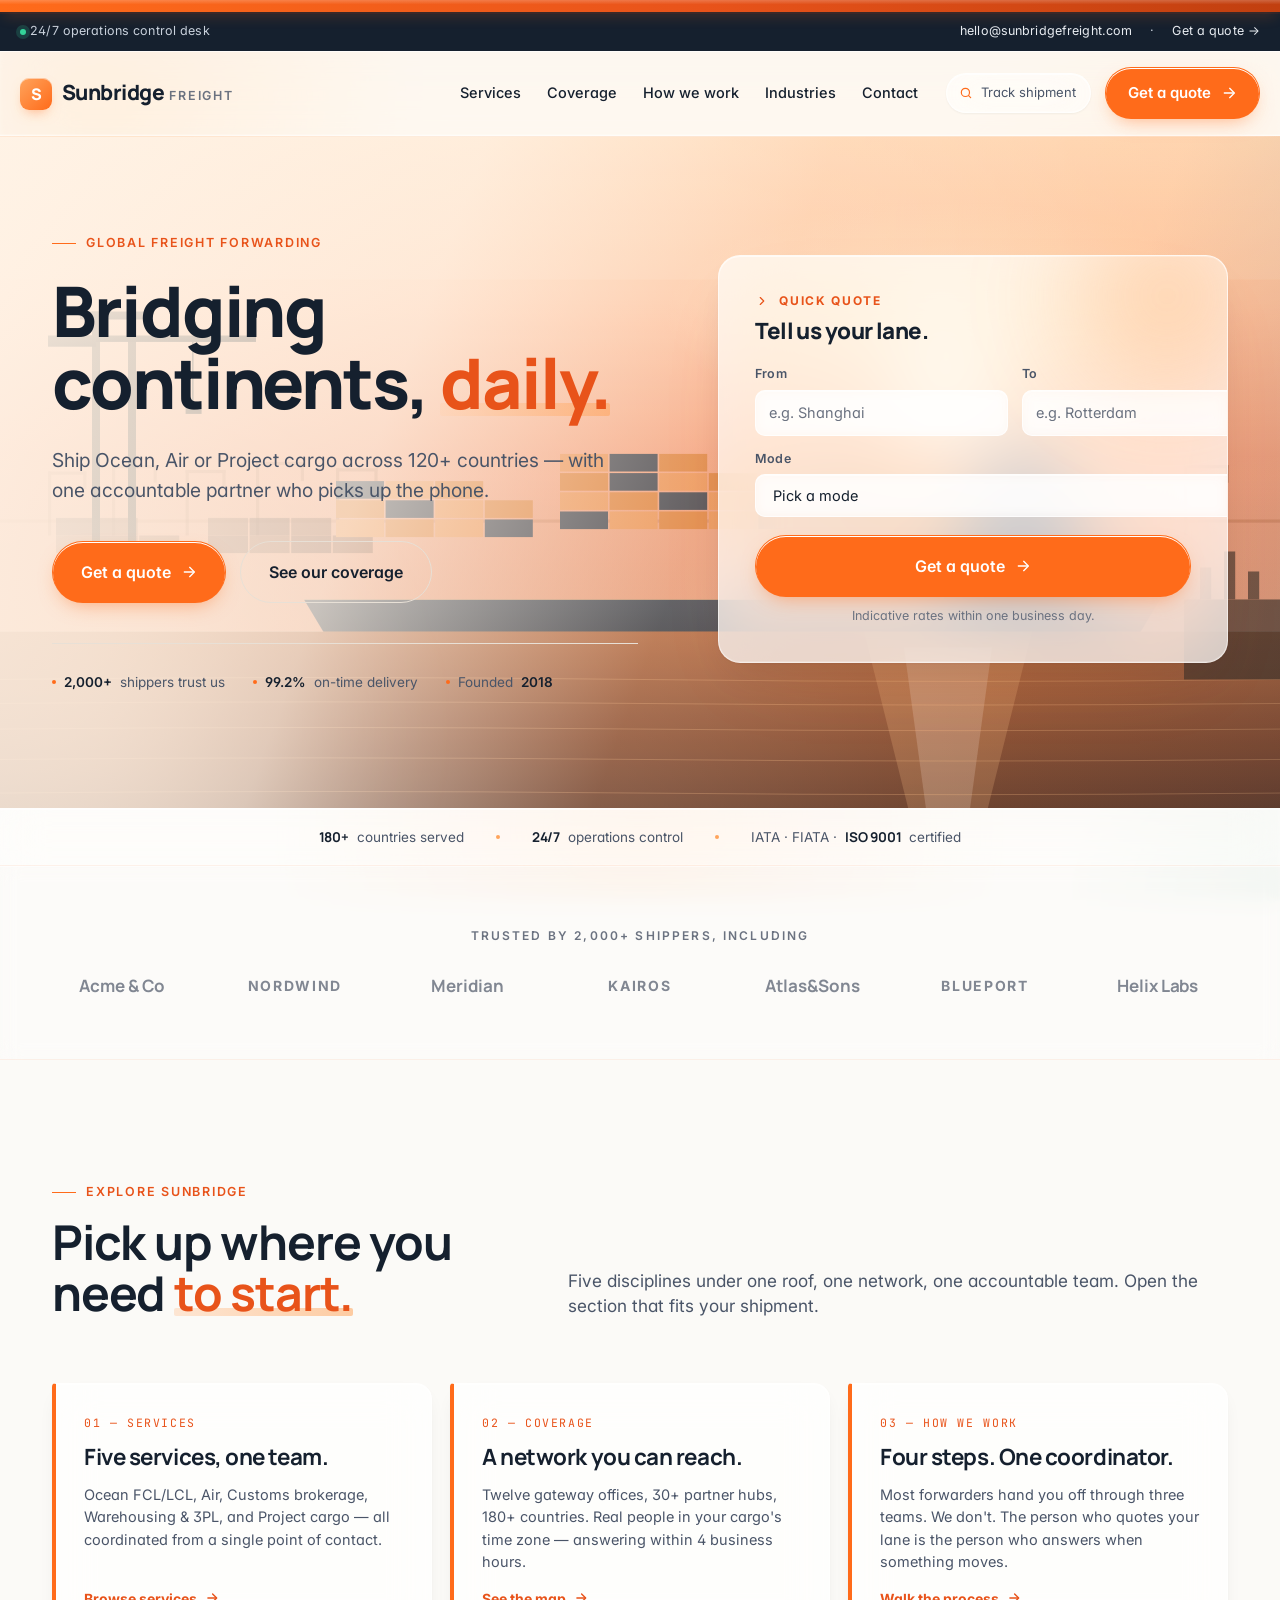
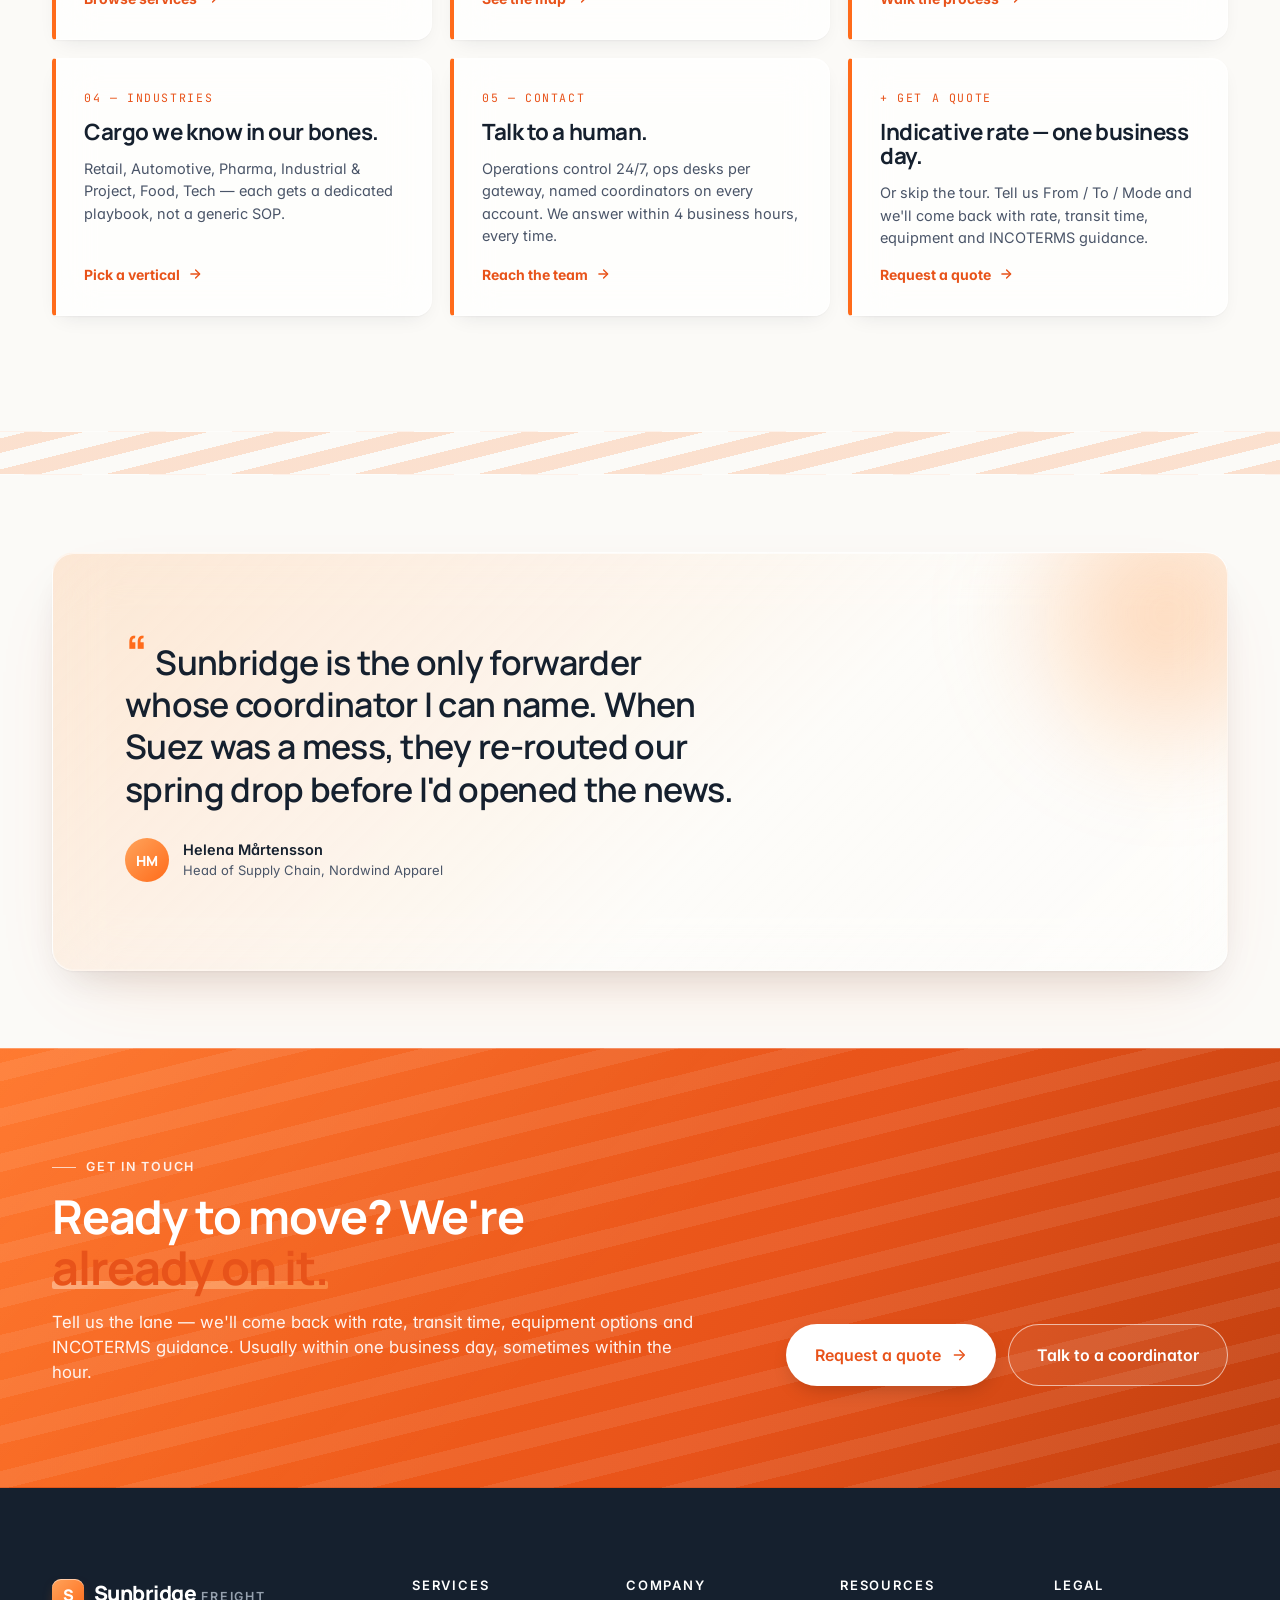
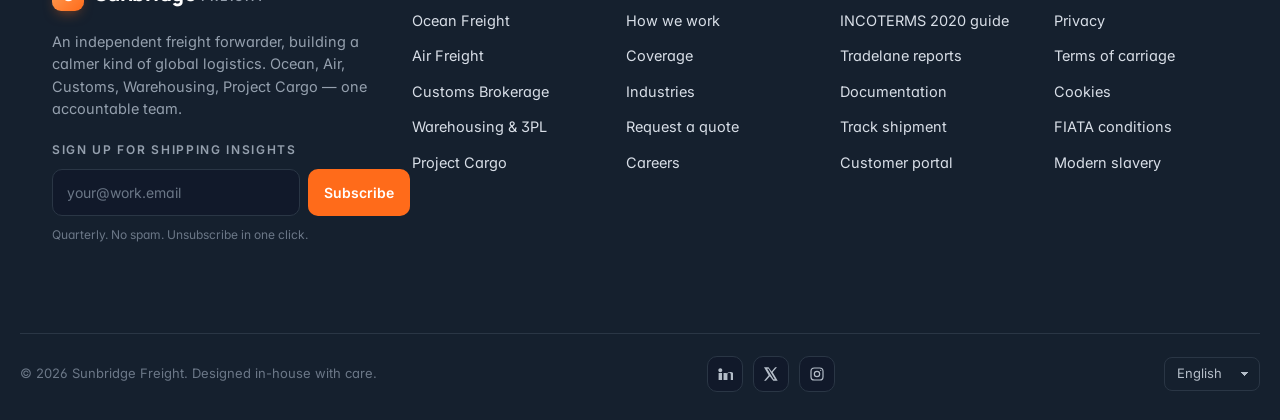
<file: index.html>
<!doctype html>
<html lang="en">
<head>
  <meta charset="utf-8" />
  <meta name="viewport" content="width=device-width, initial-scale=1" />
  <title>Sunbridge Freight — Global freight forwarding, simplified.</title>
  <meta name="description" content="Sunbridge Freight moves Ocean, Air and Project cargo across 120+ countries with the calm of a partner who actually picks up the phone." />
  <meta name="theme-color" content="#FF6B1A" />

  <link rel="icon" type="image/svg+xml" href="assets/favicon.svg" />
  <link rel="apple-touch-icon" href="assets/favicon.svg" />

  <meta property="og:type" content="website" />
  <meta property="og:title" content="Sunbridge Freight — Bridging continents, daily." />
  <meta property="og:description" content="Ocean · Air · Customs · Warehousing · Project Cargo. 120+ countries, one accountable partner." />
  <meta property="og:image" content="assets/img/og-cover.svg" />
  <meta name="twitter:card" content="summary_large_image" />

  <link rel="preconnect" href="https://fonts.googleapis.com" />
  <link rel="preconnect" href="https://fonts.gstatic.com" crossorigin />
  <link href="https://fonts.googleapis.com/css2?family=Manrope:wght@400;500;600;700;800&family=Inter:wght@400;500;600;700&family=JetBrains+Mono:wght@400;500&display=swap" rel="stylesheet" />

  <link rel="stylesheet" href="assets/css/styles.css" />

  <script type="application/ld+json">
  {
    "@context": "https://schema.org",
    "@type": "Organization",
    "name": "Sunbridge Freight",
    "url": "https://yariv33.github.io/",
    "logo": "https://yariv33.github.io/assets/favicon.svg",
    "slogan": "Bridging continents, daily.",
    "sameAs": ["https://www.linkedin.com/", "https://x.com/", "https://www.instagram.com/"]
  }
  </script>
</head>
<body>

<div class="brand-band" aria-hidden="true"></div>

<div class="utility-bar">
  <div class="container utility-bar__inner">
    <div class="utility-bar__group">
      <span><span class="utility-bar__dot" aria-hidden="true"></span> 24/7 operations control desk</span>
    </div>
    <div class="utility-bar__group">
      <a href="mailto:hello@sunbridgefreight.com">hello@sunbridgefreight.com</a>
      <span aria-hidden="true">·</span>
      <a href="quote.html">Get a quote &rarr;</a>
    </div>
  </div>
</div>

<header class="site-header" id="top">
  <div class="container site-header__inner">
    <a class="brand" href="index.html" aria-label="Sunbridge Freight — Home">
      <span class="brand__mark" aria-hidden="true">S</span>
      <span class="brand__word"><strong>Sunbridge</strong> <span>Freight</span></span>
    </a>

    <button class="nav-toggle" aria-expanded="false" aria-controls="primary-nav" aria-label="Open navigation">
      <span class="nav-toggle__bar" aria-hidden="true"></span>
    </button>

    <nav class="nav" id="primary-nav" aria-label="Primary">
      <ul class="nav__list">
        <li><a href="services.html">Services</a></li>
        <li><a href="coverage.html">Coverage</a></li>
        <li><a href="how-we-work.html">How we work</a></li>
        <li><a href="industries.html">Industries</a></li>
        <li><a href="contact.html">Contact</a></li>
      </ul>
      <div class="header-actions">
        <button class="track-pill" type="button" id="track-open" aria-haspopup="dialog">
          <svg viewBox="0 0 24 24" fill="none" stroke="currentColor" stroke-width="2" stroke-linecap="round" stroke-linejoin="round" aria-hidden="true"><circle cx="11" cy="11" r="7"/><path d="m20 20-3.5-3.5"/></svg>
          Track shipment
        </button>
        <a class="btn btn--primary" href="quote.html">
          Get a quote
          <svg viewBox="0 0 24 24" fill="none" stroke="currentColor" stroke-width="2" stroke-linecap="round" stroke-linejoin="round" aria-hidden="true"><path d="M5 12h14"/><path d="m13 5 7 7-7 7"/></svg>
        </a>
      </div>
    </nav>
  </div>
</header>

<section class="hero" aria-labelledby="hero-title">
  <img
    class="hero__photo"
    src="assets/img/hero-port.svg"
    alt=""
    width="1600" height="900"
    fetchpriority="high"
    decoding="async"
  />
  <div class="hero__overlay" aria-hidden="true"></div>

  <div class="container hero__inner">
    <div class="hero__copy">
      <span class="eyebrow hero__eyebrow">Global Freight Forwarding</span>
      <h1 id="hero-title">Bridging continents, <em>daily.</em></h1>
      <p class="hero__lede">Ship Ocean, Air or Project cargo across 120+ countries — with one accountable partner who picks up the phone.</p>
      <div class="hero__ctas">
        <a class="btn btn--primary btn--lg" href="quote.html">
          Get a quote
          <svg viewBox="0 0 24 24" fill="none" stroke="currentColor" stroke-width="2" stroke-linecap="round" stroke-linejoin="round" aria-hidden="true"><path d="M5 12h14"/><path d="m13 5 7 7-7 7"/></svg>
        </a>
        <a class="btn btn--ghost btn--lg" href="coverage.html">See our coverage</a>
      </div>
      <div class="hero__proof">
        <span><strong>2,000+</strong> shippers trust us</span>
        <span><strong>99.2%</strong> on-time delivery</span>
        <span>Founded <strong>2018</strong></span>
      </div>
    </div>

    <form class="hero__form reveal" id="hero-quick-quote" action="quote.html" method="get">
      <div class="hero__form-eyebrow">
        <svg viewBox="0 0 24 24" fill="none" stroke="currentColor" stroke-width="2" stroke-linecap="round" stroke-linejoin="round" aria-hidden="true"><path d="m9 18 6-6-6-6"/></svg>
        Quick quote
      </div>
      <h2 class="hero__form-title">Tell us your lane.</h2>
      <div class="hero__form-grid">
        <div class="hero__form-field">
          <label for="hf-from">From</label>
          <input id="hf-from" name="from" type="text" placeholder="e.g. Shanghai" autocomplete="off" />
        </div>
        <div class="hero__form-field">
          <label for="hf-to">To</label>
          <input id="hf-to" name="to" type="text" placeholder="e.g. Rotterdam" autocomplete="off" />
        </div>
        <div class="hero__form-field full">
          <label for="hf-mode">Mode</label>
          <select id="hf-mode" name="mode">
            <option value="">Pick a mode</option>
            <option value="Ocean FCL">Ocean &mdash; FCL</option>
            <option value="Ocean LCL">Ocean &mdash; LCL</option>
            <option value="Air">Air</option>
            <option value="Multimodal">Multimodal</option>
            <option value="Not sure">Not sure yet</option>
          </select>
        </div>
      </div>
      <div class="hero__form-actions">
        <button class="btn btn--primary btn--lg" type="submit">
          Get a quote
          <svg viewBox="0 0 24 24" fill="none" stroke="currentColor" stroke-width="2" stroke-linecap="round" stroke-linejoin="round" aria-hidden="true"><path d="M5 12h14"/><path d="m13 5 7 7-7 7"/></svg>
        </button>
        <p class="hero__form-note">Indicative rates within one business day.</p>
      </div>
    </form>
  </div>
</section>

<div class="stats-strip" aria-label="Trust markers">
  <div class="container stats-strip__inner">
    <span><strong>180+</strong> countries served</span>
    <span class="stats-strip__sep" aria-hidden="true"></span>
    <span><strong>24/7</strong> operations control</span>
    <span class="stats-strip__sep" aria-hidden="true"></span>
    <span>IATA &middot; FIATA &middot; <strong>ISO 9001</strong> certified</span>
  </div>
</div>

<section class="trust" aria-label="Trusted by">
  <div class="container">
    <p class="trust__label">Trusted by 2,000+ shippers, including</p>
    <div class="trust__grid">
      <span class="trust__logo">Acme &amp; Co</span>
      <span class="trust__logo trust__logo--sans">NORDWIND</span>
      <span class="trust__logo">Meridian</span>
      <span class="trust__logo trust__logo--sans">KAIROS</span>
      <span class="trust__logo">Atlas&amp;Sons</span>
      <span class="trust__logo trust__logo--sans">BLUEPORT</span>
      <span class="trust__logo">Helix Labs</span>
    </div>
  </div>
</section>

<!-- Tab teaser grid: links to each standalone page -->
<section class="section" aria-labelledby="explore-title">
  <div class="container">
    <div class="section__head section__head--split reveal">
      <div>
        <span class="eyebrow">Explore Sunbridge</span>
        <h2 id="explore-title" style="margin-top:14px;">Pick up where you need <em>to start.</em></h2>
      </div>
      <p class="section__lede">Five disciplines under one roof, one network, one accountable team. Open the section that fits your shipment.</p>
    </div>

    <div class="teaser-grid">
      <a class="teaser reveal" href="services.html">
        <span class="teaser__num">01 — Services</span>
        <h3>Five services, one team.</h3>
        <p>Ocean FCL/LCL, Air, Customs brokerage, Warehousing &amp; 3PL, and Project cargo — all coordinated from a single point of contact.</p>
        <span class="teaser__cta">Browse services
          <svg viewBox="0 0 24 24" fill="none" stroke="currentColor" stroke-width="2.4" stroke-linecap="round" stroke-linejoin="round" aria-hidden="true"><path d="M5 12h14"/><path d="m13 5 7 7-7 7"/></svg>
        </span>
      </a>

      <a class="teaser reveal" href="coverage.html">
        <span class="teaser__num">02 — Coverage</span>
        <h3>A network you can reach.</h3>
        <p>Twelve gateway offices, 30+ partner hubs, 180+ countries. Real people in your cargo's time zone — answering within 4 business hours.</p>
        <span class="teaser__cta">See the map
          <svg viewBox="0 0 24 24" fill="none" stroke="currentColor" stroke-width="2.4" stroke-linecap="round" stroke-linejoin="round" aria-hidden="true"><path d="M5 12h14"/><path d="m13 5 7 7-7 7"/></svg>
        </span>
      </a>

      <a class="teaser reveal" href="how-we-work.html">
        <span class="teaser__num">03 — How we work</span>
        <h3>Four steps. One coordinator.</h3>
        <p>Most forwarders hand you off through three teams. We don't. The person who quotes your lane is the person who answers when something moves.</p>
        <span class="teaser__cta">Walk the process
          <svg viewBox="0 0 24 24" fill="none" stroke="currentColor" stroke-width="2.4" stroke-linecap="round" stroke-linejoin="round" aria-hidden="true"><path d="M5 12h14"/><path d="m13 5 7 7-7 7"/></svg>
        </span>
      </a>

      <a class="teaser reveal" href="industries.html">
        <span class="teaser__num">04 — Industries</span>
        <h3>Cargo we know in our bones.</h3>
        <p>Retail, Automotive, Pharma, Industrial &amp; Project, Food, Tech — each gets a dedicated playbook, not a generic SOP.</p>
        <span class="teaser__cta">Pick a vertical
          <svg viewBox="0 0 24 24" fill="none" stroke="currentColor" stroke-width="2.4" stroke-linecap="round" stroke-linejoin="round" aria-hidden="true"><path d="M5 12h14"/><path d="m13 5 7 7-7 7"/></svg>
        </span>
      </a>

      <a class="teaser reveal" href="contact.html">
        <span class="teaser__num">05 — Contact</span>
        <h3>Talk to a human.</h3>
        <p>Operations control 24/7, ops desks per gateway, named coordinators on every account. We answer within 4 business hours, every time.</p>
        <span class="teaser__cta">Reach the team
          <svg viewBox="0 0 24 24" fill="none" stroke="currentColor" stroke-width="2.4" stroke-linecap="round" stroke-linejoin="round" aria-hidden="true"><path d="M5 12h14"/><path d="m13 5 7 7-7 7"/></svg>
        </span>
      </a>

      <a class="teaser reveal" href="quote.html">
        <span class="teaser__num">+ Get a quote</span>
        <h3>Indicative rate &mdash; one business day.</h3>
        <p>Or skip the tour. Tell us From / To / Mode and we'll come back with rate, transit time, equipment and INCOTERMS guidance.</p>
        <span class="teaser__cta">Request a quote
          <svg viewBox="0 0 24 24" fill="none" stroke="currentColor" stroke-width="2.4" stroke-linecap="round" stroke-linejoin="round" aria-hidden="true"><path d="M5 12h14"/><path d="m13 5 7 7-7 7"/></svg>
        </span>
      </a>
    </div>
  </div>
</section>

<div class="stripe-divider" aria-hidden="true"></div>

<!-- Editorial quote -->
<section class="section section--tight">
  <div class="container">
    <div class="editorial reveal">
      <p class="editorial__quote">Sunbridge is the only forwarder whose coordinator I can name. When Suez was a mess, they re-routed our spring drop before I'd opened the news.</p>
      <div class="editorial__cite">
        <span class="editorial__avatar" aria-hidden="true">HM</span>
        <div>
          <div class="editorial__name">Helena Mårtensson</div>
          <div class="editorial__role">Head of Supply Chain, Nordwind Apparel</div>
        </div>
      </div>
    </div>
  </div>
</section>

<!-- DHL-style strong CTA block (solid orange) -->
<section class="dhl-block" id="contact">
  <div class="container">
    <div class="dhl-block__grid">
      <div>
        <span class="eyebrow">Get in touch</span>
        <h2 style="margin-top:14px;">Ready to move? We're <em>already on it.</em></h2>
        <p style="margin-top:18px;font-size:1.05rem;max-width:60ch;">Tell us the lane — we'll come back with rate, transit time, equipment options and INCOTERMS guidance. Usually within one business day, sometimes within the hour.</p>
      </div>
      <div class="cta-banner__action" style="display:flex;gap:12px;flex-wrap:wrap;">
        <a class="btn btn--primary btn--lg" href="quote.html">
          Request a quote
          <svg viewBox="0 0 24 24" fill="none" stroke="currentColor" stroke-width="2" stroke-linecap="round" stroke-linejoin="round" aria-hidden="true"><path d="M5 12h14"/><path d="m13 5 7 7-7 7"/></svg>
        </a>
        <a class="btn btn--ghost btn--lg" href="contact.html">Talk to a coordinator</a>
      </div>
    </div>
  </div>
</section>

<!-- Footer -->
<footer class="site-footer">
  <div class="container site-footer__top">
    <div class="footer-brand">
      <a class="brand" href="index.html" aria-label="Sunbridge Freight — Home">
        <span class="brand__mark" aria-hidden="true">S</span>
        <span class="brand__word"><strong>Sunbridge</strong> <span>Freight</span></span>
      </a>
      <p>An independent freight forwarder, building a calmer kind of global logistics. Ocean, Air, Customs, Warehousing, Project Cargo — one accountable team.</p>
      <form class="newsletter" id="newsletter" novalidate>
        <label for="nl-email" style="font-size:12px;letter-spacing:.14em;text-transform:uppercase;font-weight:600;color:#95A0AE;">Sign up for shipping insights</label>
        <div class="newsletter__row">
          <input id="nl-email" type="email" required placeholder="your@work.email" autocomplete="email" />
          <button type="submit">Subscribe</button>
        </div>
        <span class="newsletter__note">Quarterly. No spam. Unsubscribe in one click.</span>
        <span class="newsletter__success" hidden>Thanks — we'll be in touch.</span>
      </form>
    </div>

    <div class="footer__col">
      <h4>Services</h4>
      <ul>
        <li><a href="services.html#ocean">Ocean Freight</a></li>
        <li><a href="services.html#air">Air Freight</a></li>
        <li><a href="services.html#customs">Customs Brokerage</a></li>
        <li><a href="services.html#warehousing">Warehousing &amp; 3PL</a></li>
        <li><a href="services.html#project">Project Cargo</a></li>
      </ul>
    </div>
    <div class="footer__col">
      <h4>Company</h4>
      <ul>
        <li><a href="how-we-work.html">How we work</a></li>
        <li><a href="coverage.html">Coverage</a></li>
        <li><a href="industries.html">Industries</a></li>
        <li><a href="quote.html">Request a quote</a></li>
        <li><a href="mailto:careers@sunbridgefreight.com">Careers</a></li>
      </ul>
    </div>
    <div class="footer__col">
      <h4>Resources</h4>
      <ul>
        <li><a href="#">INCOTERMS 2020 guide</a></li>
        <li><a href="#">Tradelane reports</a></li>
        <li><a href="#">Documentation</a></li>
        <li><a href="#">Track shipment</a></li>
        <li><a href="#">Customer portal</a></li>
      </ul>
    </div>
    <div class="footer__col">
      <h4>Legal</h4>
      <ul>
        <li><a href="#">Privacy</a></li>
        <li><a href="#">Terms of carriage</a></li>
        <li><a href="#">Cookies</a></li>
        <li><a href="#">FIATA conditions</a></li>
        <li><a href="#">Modern slavery</a></li>
      </ul>
    </div>
  </div>

  <div class="container site-footer__bottom">
    <span>© <span id="year">2026</span> Sunbridge Freight. Designed in-house with care.</span>
    <div class="social" aria-label="Social media">
      <a href="#" aria-label="LinkedIn"><svg viewBox="0 0 24 24" fill="currentColor"><path d="M4.98 3.5C3.34 3.5 2 4.84 2 6.48s1.34 2.98 2.98 2.98 2.98-1.34 2.98-2.98S6.62 3.5 4.98 3.5zM2.4 10.4h5.16V21H2.4zM9.78 10.4h4.95v1.45h.07c.69-1.3 2.37-2.67 4.88-2.67 5.22 0 6.19 3.43 6.19 7.89V21h-5.16v-7.07c0-1.69-.03-3.86-2.35-3.86-2.36 0-2.72 1.84-2.72 3.74V21H9.78z"/></svg></a>
      <a href="#" aria-label="X (Twitter)"><svg viewBox="0 0 24 24" fill="currentColor"><path d="M18.244 2H21l-6.522 7.45L22 22h-6.594l-5.157-6.74L4.34 22H1.582l6.97-7.962L1.5 2h6.762l4.66 6.16L18.244 2zm-2.31 18h1.83L8.16 4H6.205l9.728 16z"/></svg></a>
      <a href="#" aria-label="Instagram"><svg viewBox="0 0 24 24" fill="none" stroke="currentColor" stroke-width="1.8"><rect x="3" y="3" width="18" height="18" rx="5"/><circle cx="12" cy="12" r="4"/><circle cx="17.5" cy="6.5" r="1" fill="currentColor" stroke="none"/></svg></a>
    </div>
    <label class="sr-only" for="lang">Language</label>
    <select class="lang-switcher" id="lang" aria-label="Language">
      <option>English</option>
      <option>Deutsch</option>
      <option>Français</option>
      <option>中文</option>
    </select>
  </div>
</footer>

<dialog class="track-dialog" id="track-dialog" aria-labelledby="track-title">
  <div class="track-dialog__inner">
    <button class="track-dialog__close" id="track-close" aria-label="Close">
      <svg viewBox="0 0 24 24" fill="none" stroke="currentColor" stroke-width="2" stroke-linecap="round"><path d="M18 6 6 18"/><path d="m6 6 12 12"/></svg>
    </button>
    <span class="eyebrow">Tracking</span>
    <h3 id="track-title" style="margin-top:10px;">Track a shipment</h3>
    <p class="text-soft">Demo input — paste any reference (e.g. SBF-2104-77-AKL) and we'll echo back a sample status.</p>
    <form class="track-dialog__row" id="track-form">
      <input type="text" id="track-input" placeholder="Shipment reference" autocomplete="off" />
      <button type="submit" class="btn btn--primary">Track</button>
    </form>
    <p class="track-dialog__feedback" id="track-feedback" aria-live="polite"></p>
  </div>
</dialog>

<script src="assets/js/main.js" defer></script>
</body>
</html>
</file>
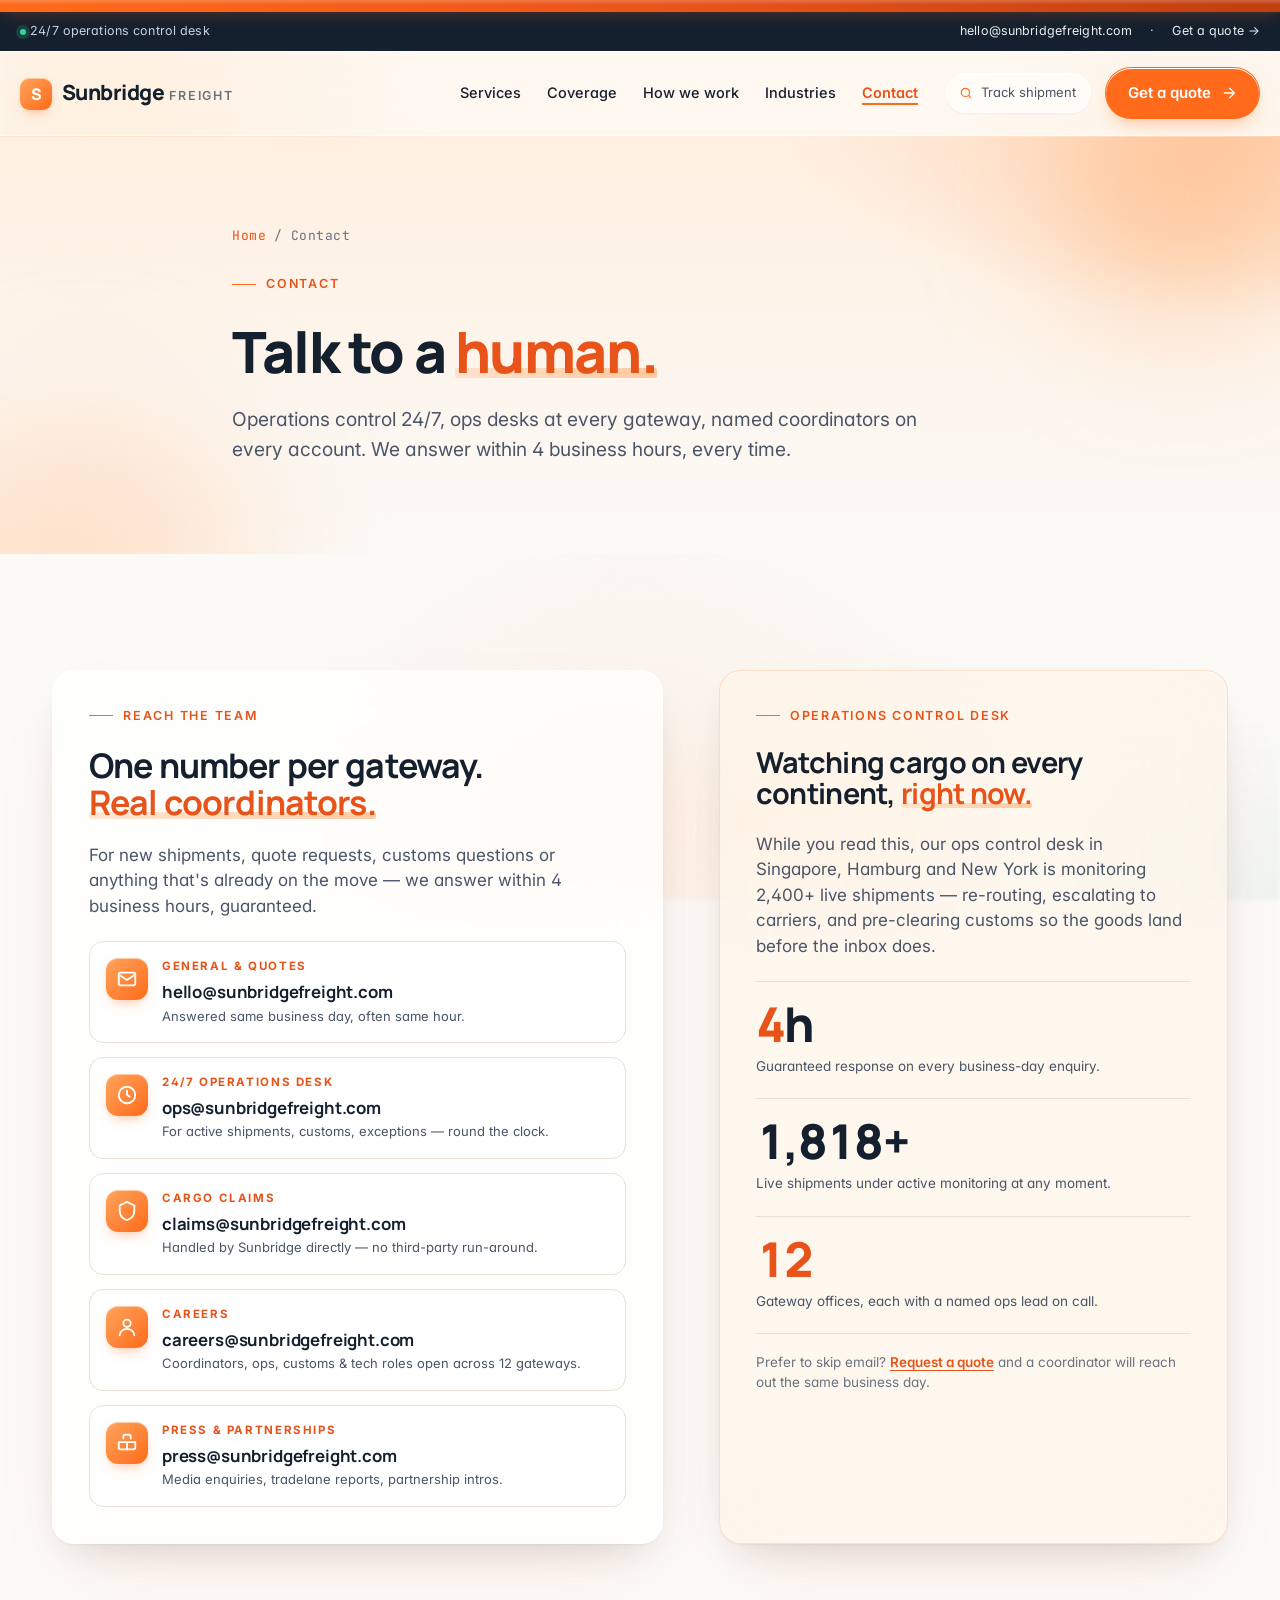
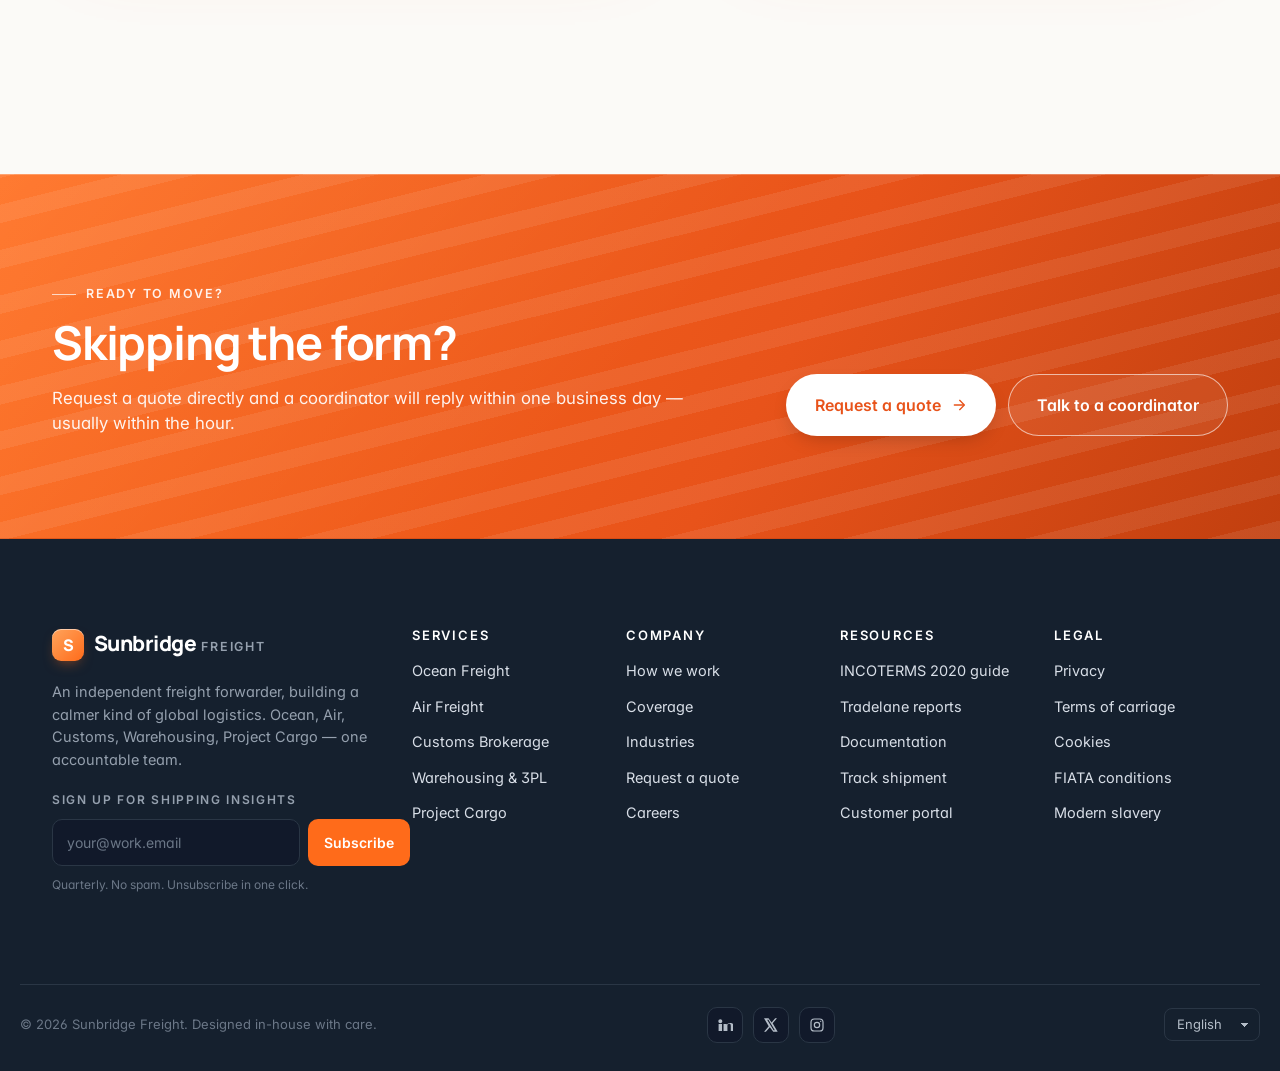
<file: contact.html>
<!doctype html>
<html lang="en">
<head>
  <meta charset="utf-8" />
  <meta name="viewport" content="width=device-width, initial-scale=1" />
  <title>Contact — Sunbridge Freight</title>
  <meta name="description" content="Operations control 24/7, ops desks per gateway, named coordinators on every account. We answer within 4 business hours." />
  <meta name="theme-color" content="#FF6B1A" />

  <link rel="icon" type="image/svg+xml" href="assets/favicon.svg" />
  <link rel="apple-touch-icon" href="assets/favicon.svg" />

  <meta property="og:type" content="website" />
  <meta property="og:title" content="Contact — Sunbridge Freight" />
  <meta property="og:description" content="Operations control 24/7, ops desks per gateway, named coordinators on every account. We answer within 4 business hours." />
  <meta property="og:image" content="assets/img/og-cover.svg" />
  <meta name="twitter:card" content="summary_large_image" />

  <link rel="preconnect" href="https://fonts.googleapis.com" />
  <link rel="preconnect" href="https://fonts.gstatic.com" crossorigin />
  <link href="https://fonts.googleapis.com/css2?family=Manrope:wght@400;500;600;700;800&family=Inter:wght@400;500;600;700&family=JetBrains+Mono:wght@400;500&display=swap" rel="stylesheet" />

  <link rel="stylesheet" href="assets/css/styles.css" />
</head>
<body>

<div class="brand-band" aria-hidden="true"></div>

<div class="utility-bar">
  <div class="container utility-bar__inner">
    <div class="utility-bar__group">
      <span><span class="utility-bar__dot" aria-hidden="true"></span> 24/7 operations control desk</span>
    </div>
    <div class="utility-bar__group">
      <a href="mailto:hello@sunbridgefreight.com">hello@sunbridgefreight.com</a>
      <span aria-hidden="true">·</span>
      <a href="quote.html">Get a quote &rarr;</a>
    </div>
  </div>
</div>
<header class="site-header" id="top">
  <div class="container site-header__inner">
    <a class="brand" href="index.html" aria-label="Sunbridge Freight — Home">
      <span class="brand__mark" aria-hidden="true">S</span>
      <span class="brand__word"><strong>Sunbridge</strong> <span>Freight</span></span>
    </a>

    <button class="nav-toggle" aria-expanded="false" aria-controls="primary-nav" aria-label="Open navigation">
      <span class="nav-toggle__bar" aria-hidden="true"></span>
    </button>

    <nav class="nav" id="primary-nav" aria-label="Primary">
      <ul class="nav__list">
        <li><a href="services.html">Services</a></li>
        <li><a href="coverage.html">Coverage</a></li>
        <li><a href="how-we-work.html">How we work</a></li>
        <li><a href="industries.html">Industries</a></li>
        <li><a href="contact.html" aria-current="page">Contact</a></li>
      </ul>
      <div class="header-actions">
        <button class="track-pill" type="button" id="track-open" aria-haspopup="dialog">
          <svg viewBox="0 0 24 24" fill="none" stroke="currentColor" stroke-width="2" stroke-linecap="round" stroke-linejoin="round" aria-hidden="true"><circle cx="11" cy="11" r="7"/><path d="m20 20-3.5-3.5"/></svg>
          Track shipment
        </button>
        <a class="btn btn--primary" href="quote.html">
          Get a quote
          <svg viewBox="0 0 24 24" fill="none" stroke="currentColor" stroke-width="2" stroke-linecap="round" stroke-linejoin="round" aria-hidden="true"><path d="M5 12h14"/><path d="m13 5 7 7-7 7"/></svg>
        </a>
      </div>
    </nav>
  </div>
</header>
<section class="page-hero" aria-labelledby="page-hero-title">
  <div class="container page-hero__inner reveal">
    <div class="page-hero__crumbs">
      <a href="index.html">Home</a>
      <span aria-hidden="true">/</span>
      <span>Contact</span>
    </div>
    <span class="eyebrow page-hero__eyebrow">Contact</span>
    <h1 id="page-hero-title">Talk to a <em>human.</em></h1>
    <p class="page-hero__lede">Operations control 24/7, ops desks at every gateway, named coordinators on every account. We answer within 4 business hours, every time.</p>
  </div>
</section>

<main>
<section class="section">
  <div class="container">
    <div class="contact-grid">
      <div class="contact-card reveal">
        <span class="eyebrow">Reach the team</span>
        <h2>One number per gateway. <em>Real coordinators.</em></h2>
        <p>For new shipments, quote requests, customs questions or anything that's already on the move &mdash; we answer within 4 business hours, guaranteed.</p>

        <div class="contact-channels">
          <a class="contact-channel" href="mailto:hello@sunbridgefreight.com">
            <span class="contact-channel__icon" aria-hidden="true">
              <svg viewBox="0 0 24 24" fill="none" stroke="currentColor" stroke-width="2" stroke-linecap="round" stroke-linejoin="round"><rect x="3" y="5" width="18" height="14" rx="2"/><path d="m3 7 9 6 9-6"/></svg>
            </span>
            <div>
              <div class="contact-channel__label">General &amp; quotes</div>
              <div class="contact-channel__value">hello@sunbridgefreight.com</div>
              <div class="contact-channel__note">Answered same business day, often same hour.</div>
            </div>
          </a>

          <a class="contact-channel" href="mailto:ops@sunbridgefreight.com">
            <span class="contact-channel__icon" aria-hidden="true">
              <svg viewBox="0 0 24 24" fill="none" stroke="currentColor" stroke-width="2" stroke-linecap="round" stroke-linejoin="round"><circle cx="12" cy="12" r="9"/><path d="M12 7v5l3 2"/></svg>
            </span>
            <div>
              <div class="contact-channel__label">24/7 operations desk</div>
              <div class="contact-channel__value">ops@sunbridgefreight.com</div>
              <div class="contact-channel__note">For active shipments, customs, exceptions &mdash; round the clock.</div>
            </div>
          </a>

          <a class="contact-channel" href="mailto:claims@sunbridgefreight.com">
            <span class="contact-channel__icon" aria-hidden="true">
              <svg viewBox="0 0 24 24" fill="none" stroke="currentColor" stroke-width="2" stroke-linecap="round" stroke-linejoin="round"><path d="M12 2 4 6v6c0 5 3.5 8.5 8 10 4.5-1.5 8-5 8-10V6z"/></svg>
            </span>
            <div>
              <div class="contact-channel__label">Cargo claims</div>
              <div class="contact-channel__value">claims@sunbridgefreight.com</div>
              <div class="contact-channel__note">Handled by Sunbridge directly &mdash; no third-party run-around.</div>
            </div>
          </a>

          <a class="contact-channel" href="mailto:careers@sunbridgefreight.com">
            <span class="contact-channel__icon" aria-hidden="true">
              <svg viewBox="0 0 24 24" fill="none" stroke="currentColor" stroke-width="2" stroke-linecap="round" stroke-linejoin="round"><circle cx="12" cy="8" r="4"/><path d="M4 21c0-4 4-7 8-7s8 3 8 7"/></svg>
            </span>
            <div>
              <div class="contact-channel__label">Careers</div>
              <div class="contact-channel__value">careers@sunbridgefreight.com</div>
              <div class="contact-channel__note">Coordinators, ops, customs &amp; tech roles open across 12 gateways.</div>
            </div>
          </a>

          <a class="contact-channel" href="mailto:press@sunbridgefreight.com">
            <span class="contact-channel__icon" aria-hidden="true">
              <svg viewBox="0 0 24 24" fill="none" stroke="currentColor" stroke-width="2" stroke-linecap="round" stroke-linejoin="round"><path d="M3 11v6a2 2 0 0 0 2 2h14a2 2 0 0 0 2-2v-6"/><path d="M16 7V5a2 2 0 0 0-2-2h-4a2 2 0 0 0-2 2v2"/><path d="M3 11h18"/><path d="M12 11v8"/></svg>
            </span>
            <div>
              <div class="contact-channel__label">Press &amp; partnerships</div>
              <div class="contact-channel__value">press@sunbridgefreight.com</div>
              <div class="contact-channel__note">Media enquiries, tradelane reports, partnership intros.</div>
            </div>
          </a>
        </div>
      </div>

      <div class="contact-card reveal" style="background: var(--glass-bg-warm); border-color: var(--glass-border-warm);">
        <span class="eyebrow">Operations control desk</span>
        <h2 style="font-size:clamp(1.4rem,1vw + 1rem,2rem);">Watching cargo on every continent, <em>right now.</em></h2>
        <p>While you read this, our ops control desk in Singapore, Hamburg and New York is monitoring 2,400+ live shipments — re-routing, escalating to carriers, and pre-clearing customs so the goods land before the inbox does.</p>

        <div class="stat" style="border-color: var(--color-line);">
          <div class="stat__num"><em>4</em>h</div>
          <div class="stat__label">Guaranteed response on every business-day enquiry.</div>
        </div>
        <div class="stat" style="border-color: var(--color-line);">
          <div class="stat__num"><span data-target="2400" data-suffix="+">0</span></div>
          <div class="stat__label">Live shipments under active monitoring at any moment.</div>
        </div>
        <div class="stat" style="border-color: var(--color-line);">
          <div class="stat__num"><em>12</em></div>
          <div class="stat__label">Gateway offices, each with a named ops lead on call.</div>
        </div>

        <p style="font-size:13.5px;color:var(--color-ink-3);border-top:1px solid var(--color-line);padding-top:18px;">Prefer to skip email? <a href="quote.html" style="color:var(--color-primary-h);font-weight:600;text-decoration:underline;text-underline-offset:3px;">Request a quote</a> and a coordinator will reach out the same business day.</p>
      </div>
    </div>
  </div>
</section>
</main>
<section class="dhl-block">
  <div class="container">
    <div class="dhl-block__grid">
      <div>
        <span class="eyebrow">Ready to move?</span>
        <h2 style="margin-top:14px;">Skipping the form?</h2>
        <p style="margin-top:18px;font-size:1.05rem;max-width:60ch;">Request a quote directly and a coordinator will reply within one business day — usually within the hour.</p>
      </div>
      <div style="display:flex;gap:12px;flex-wrap:wrap;">
        <a class="btn btn--primary btn--lg" href="quote.html">
          Request a quote
          <svg viewBox="0 0 24 24" fill="none" stroke="currentColor" stroke-width="2" stroke-linecap="round" stroke-linejoin="round" aria-hidden="true"><path d="M5 12h14"/><path d="m13 5 7 7-7 7"/></svg>
        </a>
        <a class="btn btn--ghost btn--lg" href="contact.html">Talk to a coordinator</a>
      </div>
    </div>
  </div>
</section>
<footer class="site-footer">
  <div class="container site-footer__top">
    <div class="footer-brand">
      <a class="brand" href="index.html" aria-label="Sunbridge Freight — Home">
        <span class="brand__mark" aria-hidden="true">S</span>
        <span class="brand__word"><strong>Sunbridge</strong> <span>Freight</span></span>
      </a>
      <p>An independent freight forwarder, building a calmer kind of global logistics. Ocean, Air, Customs, Warehousing, Project Cargo — one accountable team.</p>
      <form class="newsletter" id="newsletter" novalidate>
        <label for="nl-email" style="font-size:12px;letter-spacing:.14em;text-transform:uppercase;font-weight:600;color:#95A0AE;">Sign up for shipping insights</label>
        <div class="newsletter__row">
          <input id="nl-email" type="email" required placeholder="your@work.email" autocomplete="email" />
          <button type="submit">Subscribe</button>
        </div>
        <span class="newsletter__note">Quarterly. No spam. Unsubscribe in one click.</span>
        <span class="newsletter__success" hidden>Thanks — we'll be in touch.</span>
      </form>
    </div>

    <div class="footer__col">
      <h4>Services</h4>
      <ul>
        <li><a href="services.html#ocean">Ocean Freight</a></li>
        <li><a href="services.html#air">Air Freight</a></li>
        <li><a href="services.html#customs">Customs Brokerage</a></li>
        <li><a href="services.html#warehousing">Warehousing &amp; 3PL</a></li>
        <li><a href="services.html#project">Project Cargo</a></li>
      </ul>
    </div>
    <div class="footer__col">
      <h4>Company</h4>
      <ul>
        <li><a href="how-we-work.html">How we work</a></li>
        <li><a href="coverage.html">Coverage</a></li>
        <li><a href="industries.html">Industries</a></li>
        <li><a href="quote.html">Request a quote</a></li>
        <li><a href="mailto:careers@sunbridgefreight.com">Careers</a></li>
      </ul>
    </div>
    <div class="footer__col">
      <h4>Resources</h4>
      <ul>
        <li><a href="#">INCOTERMS 2020 guide</a></li>
        <li><a href="#">Tradelane reports</a></li>
        <li><a href="#">Documentation</a></li>
        <li><a href="#">Track shipment</a></li>
        <li><a href="#">Customer portal</a></li>
      </ul>
    </div>
    <div class="footer__col">
      <h4>Legal</h4>
      <ul>
        <li><a href="#">Privacy</a></li>
        <li><a href="#">Terms of carriage</a></li>
        <li><a href="#">Cookies</a></li>
        <li><a href="#">FIATA conditions</a></li>
        <li><a href="#">Modern slavery</a></li>
      </ul>
    </div>
  </div>

  <div class="container site-footer__bottom">
    <span>© <span id="year">2026</span> Sunbridge Freight. Designed in-house with care.</span>
    <div class="social" aria-label="Social media">
      <a href="#" aria-label="LinkedIn"><svg viewBox="0 0 24 24" fill="currentColor"><path d="M4.98 3.5C3.34 3.5 2 4.84 2 6.48s1.34 2.98 2.98 2.98 2.98-1.34 2.98-2.98S6.62 3.5 4.98 3.5zM2.4 10.4h5.16V21H2.4zM9.78 10.4h4.95v1.45h.07c.69-1.3 2.37-2.67 4.88-2.67 5.22 0 6.19 3.43 6.19 7.89V21h-5.16v-7.07c0-1.69-.03-3.86-2.35-3.86-2.36 0-2.72 1.84-2.72 3.74V21H9.78z"/></svg></a>
      <a href="#" aria-label="X (Twitter)"><svg viewBox="0 0 24 24" fill="currentColor"><path d="M18.244 2H21l-6.522 7.45L22 22h-6.594l-5.157-6.74L4.34 22H1.582l6.97-7.962L1.5 2h6.762l4.66 6.16L18.244 2zm-2.31 18h1.83L8.16 4H6.205l9.728 16z"/></svg></a>
      <a href="#" aria-label="Instagram"><svg viewBox="0 0 24 24" fill="none" stroke="currentColor" stroke-width="1.8"><rect x="3" y="3" width="18" height="18" rx="5"/><circle cx="12" cy="12" r="4"/><circle cx="17.5" cy="6.5" r="1" fill="currentColor" stroke="none"/></svg></a>
    </div>
    <label class="sr-only" for="lang">Language</label>
    <select class="lang-switcher" id="lang" aria-label="Language">
      <option>English</option>
      <option>Deutsch</option>
      <option>Français</option>
      <option>中文</option>
    </select>
  </div>
</footer>
<dialog class="track-dialog" id="track-dialog" aria-labelledby="track-title">
  <div class="track-dialog__inner">
    <button class="track-dialog__close" id="track-close" aria-label="Close">
      <svg viewBox="0 0 24 24" fill="none" stroke="currentColor" stroke-width="2" stroke-linecap="round"><path d="M18 6 6 18"/><path d="m6 6 12 12"/></svg>
    </button>
    <span class="eyebrow">Tracking</span>
    <h3 id="track-title" style="margin-top:10px;">Track a shipment</h3>
    <p class="text-soft">Demo input — paste any reference (e.g. SBF-2104-77-AKL) and we'll echo back a sample status.</p>
    <form class="track-dialog__row" id="track-form">
      <input type="text" id="track-input" placeholder="Shipment reference" autocomplete="off" />
      <button type="submit" class="btn btn--primary">Track</button>
    </form>
    <p class="track-dialog__feedback" id="track-feedback" aria-live="polite"></p>
  </div>
</dialog>

<script src="assets/js/main.js" defer></script>
</body>
</html>
</file>
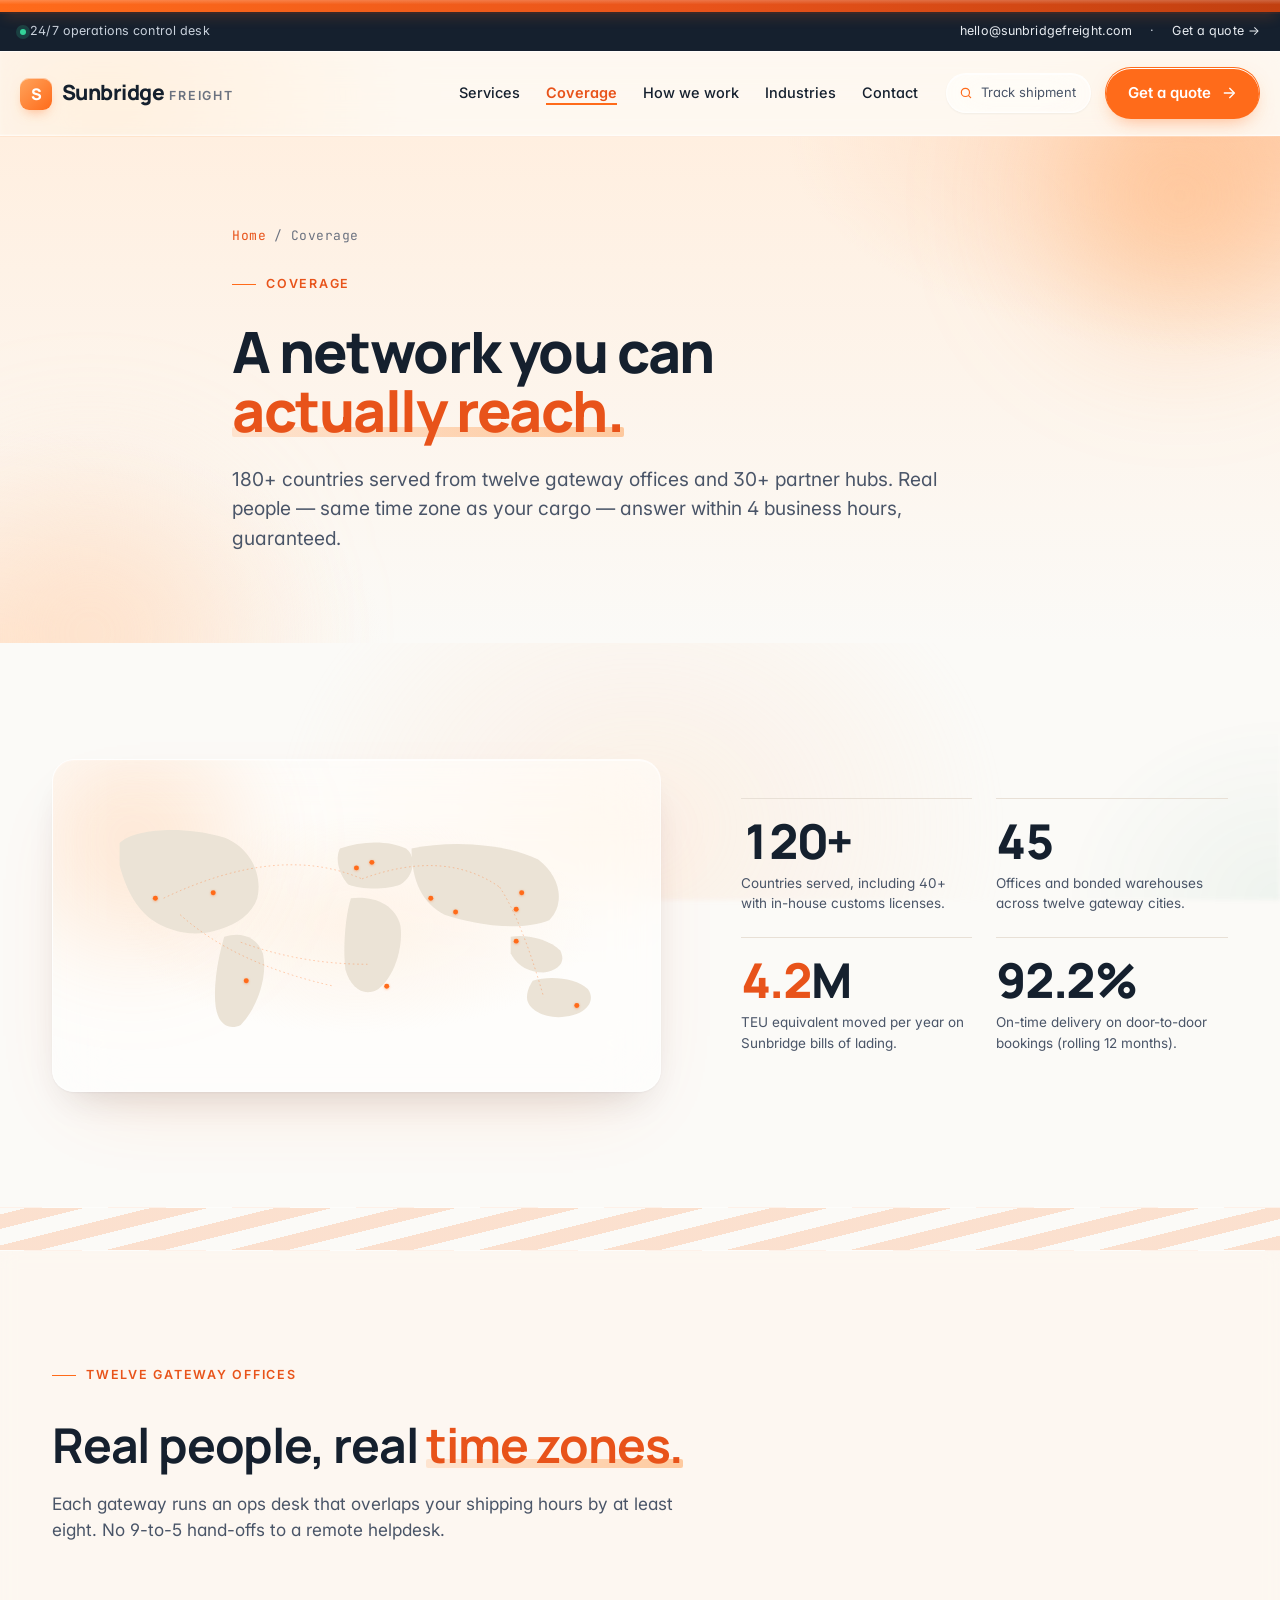
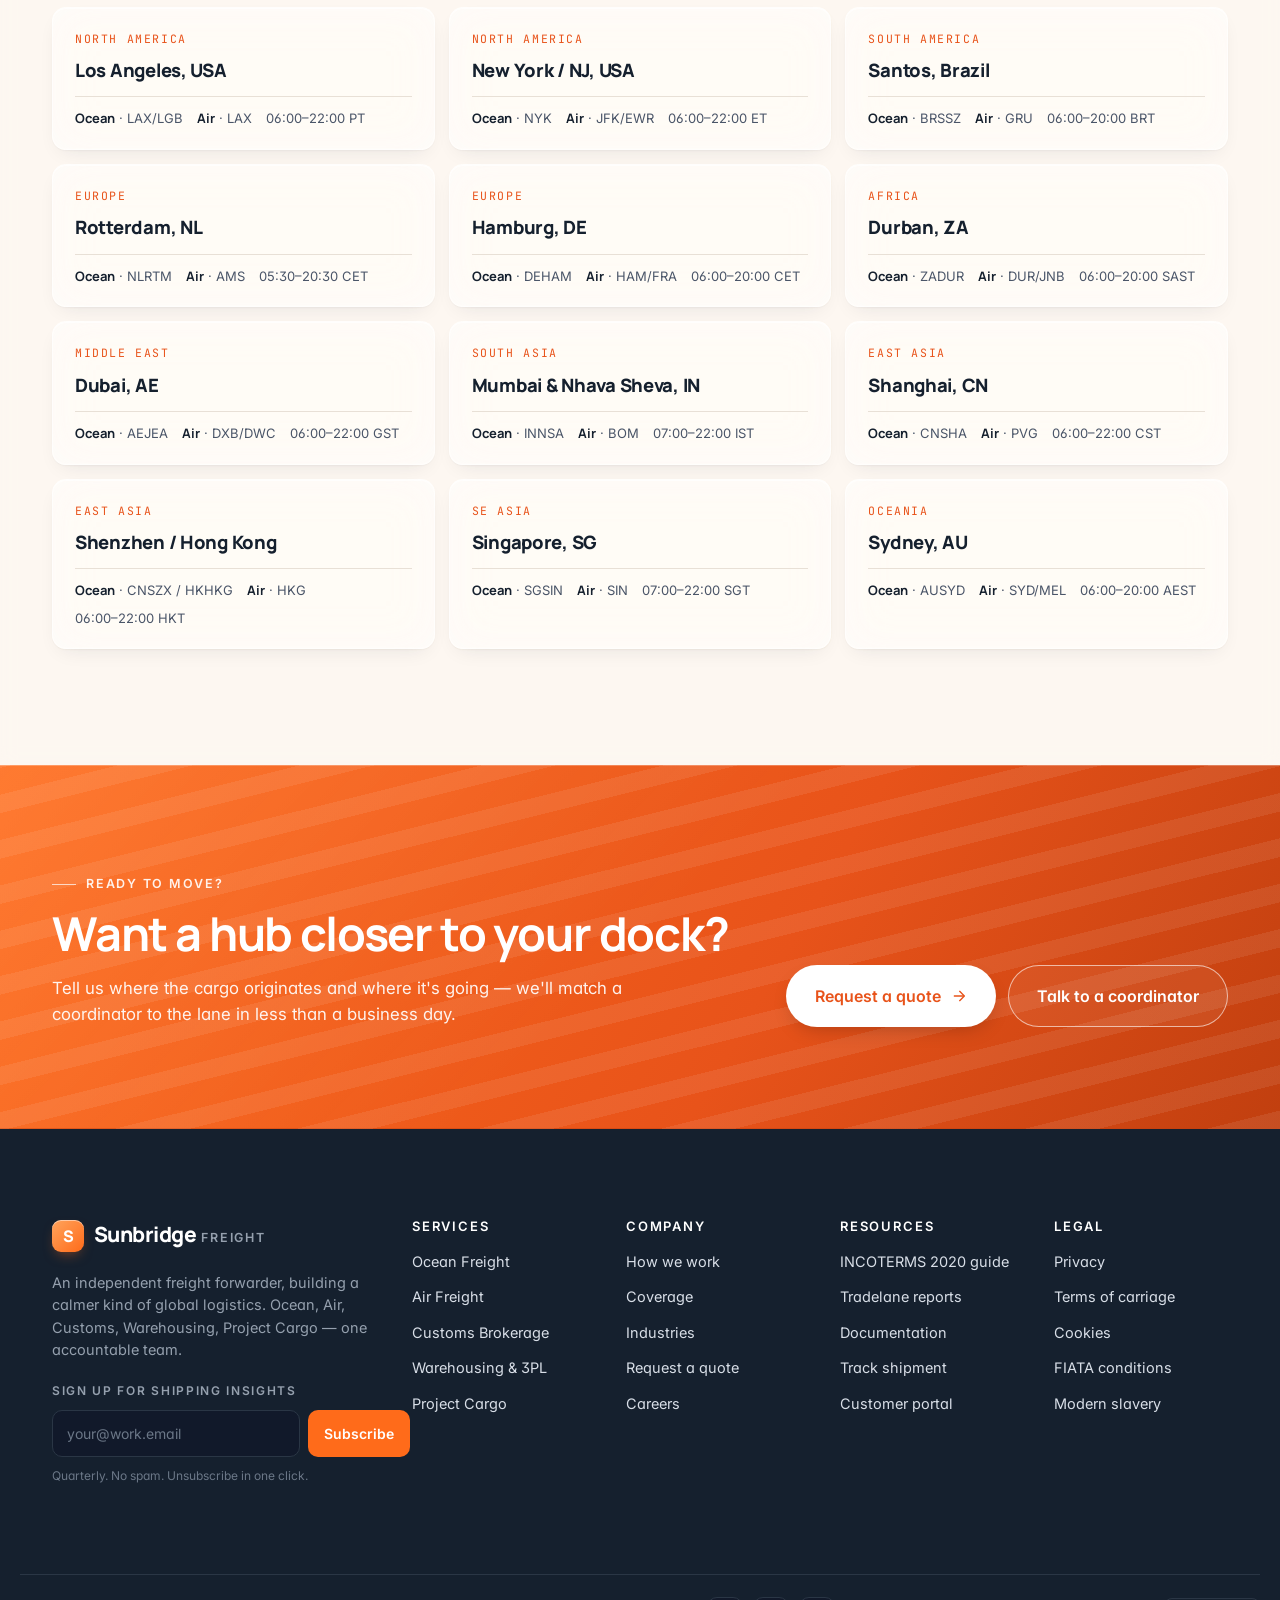
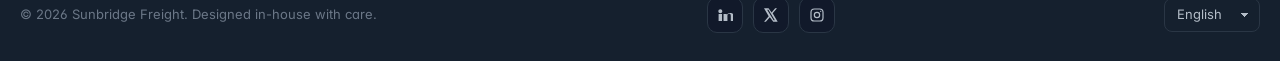
<file: coverage.html>
<!doctype html>
<html lang="en">
<head>
  <meta charset="utf-8" />
  <meta name="viewport" content="width=device-width, initial-scale=1" />
  <title>Coverage — Sunbridge Freight</title>
  <meta name="description" content="Twelve gateway offices and 30+ partner hubs across 180+ countries. Real people in your cargo's time zone, answering within 4 business hours." />
  <meta name="theme-color" content="#FF6B1A" />

  <link rel="icon" type="image/svg+xml" href="assets/favicon.svg" />
  <link rel="apple-touch-icon" href="assets/favicon.svg" />

  <meta property="og:type" content="website" />
  <meta property="og:title" content="Coverage — Sunbridge Freight" />
  <meta property="og:description" content="Twelve gateway offices and 30+ partner hubs across 180+ countries. Real people in your cargo's time zone, answering within 4 business hours." />
  <meta property="og:image" content="assets/img/og-cover.svg" />
  <meta name="twitter:card" content="summary_large_image" />

  <link rel="preconnect" href="https://fonts.googleapis.com" />
  <link rel="preconnect" href="https://fonts.gstatic.com" crossorigin />
  <link href="https://fonts.googleapis.com/css2?family=Manrope:wght@400;500;600;700;800&family=Inter:wght@400;500;600;700&family=JetBrains+Mono:wght@400;500&display=swap" rel="stylesheet" />

  <link rel="stylesheet" href="assets/css/styles.css" />
</head>
<body>

<div class="brand-band" aria-hidden="true"></div>

<div class="utility-bar">
  <div class="container utility-bar__inner">
    <div class="utility-bar__group">
      <span><span class="utility-bar__dot" aria-hidden="true"></span> 24/7 operations control desk</span>
    </div>
    <div class="utility-bar__group">
      <a href="mailto:hello@sunbridgefreight.com">hello@sunbridgefreight.com</a>
      <span aria-hidden="true">·</span>
      <a href="quote.html">Get a quote &rarr;</a>
    </div>
  </div>
</div>
<header class="site-header" id="top">
  <div class="container site-header__inner">
    <a class="brand" href="index.html" aria-label="Sunbridge Freight — Home">
      <span class="brand__mark" aria-hidden="true">S</span>
      <span class="brand__word"><strong>Sunbridge</strong> <span>Freight</span></span>
    </a>

    <button class="nav-toggle" aria-expanded="false" aria-controls="primary-nav" aria-label="Open navigation">
      <span class="nav-toggle__bar" aria-hidden="true"></span>
    </button>

    <nav class="nav" id="primary-nav" aria-label="Primary">
      <ul class="nav__list">
        <li><a href="services.html">Services</a></li>
        <li><a href="coverage.html" aria-current="page">Coverage</a></li>
        <li><a href="how-we-work.html">How we work</a></li>
        <li><a href="industries.html">Industries</a></li>
        <li><a href="contact.html">Contact</a></li>
      </ul>
      <div class="header-actions">
        <button class="track-pill" type="button" id="track-open" aria-haspopup="dialog">
          <svg viewBox="0 0 24 24" fill="none" stroke="currentColor" stroke-width="2" stroke-linecap="round" stroke-linejoin="round" aria-hidden="true"><circle cx="11" cy="11" r="7"/><path d="m20 20-3.5-3.5"/></svg>
          Track shipment
        </button>
        <a class="btn btn--primary" href="quote.html">
          Get a quote
          <svg viewBox="0 0 24 24" fill="none" stroke="currentColor" stroke-width="2" stroke-linecap="round" stroke-linejoin="round" aria-hidden="true"><path d="M5 12h14"/><path d="m13 5 7 7-7 7"/></svg>
        </a>
      </div>
    </nav>
  </div>
</header>
<section class="page-hero" aria-labelledby="page-hero-title">
  <div class="container page-hero__inner reveal">
    <div class="page-hero__crumbs">
      <a href="index.html">Home</a>
      <span aria-hidden="true">/</span>
      <span>Coverage</span>
    </div>
    <span class="eyebrow page-hero__eyebrow">Coverage</span>
    <h1 id="page-hero-title">A network you can <em>actually reach.</em></h1>
    <p class="page-hero__lede">180+ countries served from twelve gateway offices and 30+ partner hubs. Real people — same time zone as your cargo — answer within 4 business hours, guaranteed.</p>
  </div>
</section>

<main>
<section class="section">
  <div class="container">
    <div class="coverage__layout">
      <div class="coverage__map-wrap reveal">
        <svg class="coverage__map" viewBox="0 0 1000 500" role="img" aria-labelledby="map-title">
          <title id="map-title">World map highlighting Sunbridge Freight hub cities</title>
          <g>
            <path class="land" d="M70 100 C 100 70, 200 70, 260 90 C 310 110, 330 160, 320 200 C 310 230, 280 250, 240 260 C 200 270, 160 260, 130 240 C 100 220, 80 180, 70 140 Z"/>
            <path class="land" d="M260 270 C 290 260, 320 270, 330 300 C 340 340, 320 400, 290 430 C 270 440, 250 430, 245 400 C 240 370, 245 320, 260 270 Z"/>
            <path class="land" d="M470 110 C 510 95, 560 95, 590 110 C 610 125, 605 160, 580 175 C 555 185, 510 185, 485 175 C 470 160, 460 130, 470 110 Z"/>
            <path class="land" d="M490 200 C 530 195, 570 210, 580 250 C 585 290, 570 340, 540 365 C 515 380, 490 365, 480 330 C 475 290, 480 230, 490 200 Z"/>
            <path class="land" d="M600 110 C 670 95, 770 100, 830 130 C 870 160, 880 210, 850 240 C 800 260, 720 250, 660 230 C 620 210, 600 170, 600 110 Z"/>
            <path class="land" d="M780 270 C 810 265, 850 275, 870 295 C 880 315, 870 330, 840 335 C 810 335, 790 320, 780 300 Z"/>
            <path class="land" d="M820 350 C 850 340, 900 345, 920 365 C 935 385, 920 410, 880 415 C 845 420, 815 405, 810 385 C 808 370, 815 358, 820 350 Z"/>
          </g>
          <g>
            <path class="route" d="M150 200 Q 360 100 510 165"/>
            <path class="route" d="M510 165 Q 660 110 760 180"/>
            <path class="route" d="M760 180 Q 800 240 840 380"/>
            <path class="route" d="M290 280 Q 400 320 520 320"/>
            <path class="route" d="M180 230 Q 280 320 460 360"/>
          </g>
          <g>
            <g><circle class="hub-ring" cx="135" cy="200" r="4"/><circle class="hub" cx="135" cy="200" r="4.5"/></g>
            <g><circle class="hub-ring hub-ring--2" cx="240" cy="190" r="4"/><circle class="hub" cx="240" cy="190" r="4.5"/></g>
            <g><circle class="hub-ring hub-ring--3" cx="300" cy="350" r="4"/><circle class="hub" cx="300" cy="350" r="4.5"/></g>
            <g><circle class="hub-ring" cx="500" cy="145" r="4"/><circle class="hub" cx="500" cy="145" r="4.5"/></g>
            <g><circle class="hub-ring hub-ring--2" cx="528" cy="135" r="4"/><circle class="hub" cx="528" cy="135" r="4.5"/></g>
            <g><circle class="hub-ring hub-ring--3" cx="555" cy="360" r="4"/><circle class="hub" cx="555" cy="360" r="4.5"/></g>
            <g><circle class="hub-ring" cx="635" cy="200" r="4"/><circle class="hub" cx="635" cy="200" r="4.5"/></g>
            <g><circle class="hub-ring hub-ring--2" cx="680" cy="225" r="4"/><circle class="hub" cx="680" cy="225" r="4.5"/></g>
            <g><circle class="hub-ring hub-ring--3" cx="800" cy="190" r="4"/><circle class="hub" cx="800" cy="190" r="4.5"/></g>
            <g><circle class="hub-ring" cx="790" cy="220" r="4"/><circle class="hub" cx="790" cy="220" r="4.5"/></g>
            <g><circle class="hub-ring hub-ring--2" cx="790" cy="278" r="4"/><circle class="hub" cx="790" cy="278" r="4.5"/></g>
            <g><circle class="hub-ring hub-ring--3" cx="900" cy="395" r="4"/><circle class="hub" cx="900" cy="395" r="4.5"/></g>
          </g>
        </svg>
      </div>

      <div class="coverage__stats">
        <div class="stat reveal">
          <div class="stat__num"><span data-target="120" data-suffix="+">0</span></div>
          <div class="stat__label">Countries served, including 40+ with in-house customs licenses.</div>
        </div>
        <div class="stat reveal">
          <div class="stat__num"><span data-target="45">0</span></div>
          <div class="stat__label">Offices and bonded warehouses across twelve gateway cities.</div>
        </div>
        <div class="stat reveal">
          <div class="stat__num"><em>4.2</em>M</div>
          <div class="stat__label">TEU equivalent moved per year on Sunbridge bills of lading.</div>
        </div>
        <div class="stat reveal">
          <div class="stat__num"><span data-target="99" data-suffix=".2%">0</span></div>
          <div class="stat__label">On-time delivery on door-to-door bookings (rolling 12 months).</div>
        </div>
      </div>
    </div>
  </div>
</section>

<div class="stripe-divider" aria-hidden="true"></div>

<section class="section section--tint">
  <div class="container">
    <div class="section__head reveal">
      <span class="eyebrow">Twelve gateway offices</span>
      <h2 style="margin-top:14px;">Real people, real <em>time zones.</em></h2>
      <p class="section__lede">Each gateway runs an ops desk that overlaps your shipping hours by at least eight. No 9-to-5 hand-offs to a remote helpdesk.</p>
    </div>

    <div class="offices reveal">
      <div class="office">
        <div class="office__country">North America</div>
        <div class="office__city">Los Angeles, USA</div>
        <div class="office__meta"><span><strong>Ocean</strong> · LAX/LGB</span><span><strong>Air</strong> · LAX</span><span>06:00–22:00 PT</span></div>
      </div>
      <div class="office">
        <div class="office__country">North America</div>
        <div class="office__city">New York / NJ, USA</div>
        <div class="office__meta"><span><strong>Ocean</strong> · NYK</span><span><strong>Air</strong> · JFK/EWR</span><span>06:00–22:00 ET</span></div>
      </div>
      <div class="office">
        <div class="office__country">South America</div>
        <div class="office__city">Santos, Brazil</div>
        <div class="office__meta"><span><strong>Ocean</strong> · BRSSZ</span><span><strong>Air</strong> · GRU</span><span>06:00–20:00 BRT</span></div>
      </div>
      <div class="office">
        <div class="office__country">Europe</div>
        <div class="office__city">Rotterdam, NL</div>
        <div class="office__meta"><span><strong>Ocean</strong> · NLRTM</span><span><strong>Air</strong> · AMS</span><span>05:30–20:30 CET</span></div>
      </div>
      <div class="office">
        <div class="office__country">Europe</div>
        <div class="office__city">Hamburg, DE</div>
        <div class="office__meta"><span><strong>Ocean</strong> · DEHAM</span><span><strong>Air</strong> · HAM/FRA</span><span>06:00–20:00 CET</span></div>
      </div>
      <div class="office">
        <div class="office__country">Africa</div>
        <div class="office__city">Durban, ZA</div>
        <div class="office__meta"><span><strong>Ocean</strong> · ZADUR</span><span><strong>Air</strong> · DUR/JNB</span><span>06:00–20:00 SAST</span></div>
      </div>
      <div class="office">
        <div class="office__country">Middle East</div>
        <div class="office__city">Dubai, AE</div>
        <div class="office__meta"><span><strong>Ocean</strong> · AEJEA</span><span><strong>Air</strong> · DXB/DWC</span><span>06:00–22:00 GST</span></div>
      </div>
      <div class="office">
        <div class="office__country">South Asia</div>
        <div class="office__city">Mumbai &amp; Nhava Sheva, IN</div>
        <div class="office__meta"><span><strong>Ocean</strong> · INNSA</span><span><strong>Air</strong> · BOM</span><span>07:00–22:00 IST</span></div>
      </div>
      <div class="office">
        <div class="office__country">East Asia</div>
        <div class="office__city">Shanghai, CN</div>
        <div class="office__meta"><span><strong>Ocean</strong> · CNSHA</span><span><strong>Air</strong> · PVG</span><span>06:00–22:00 CST</span></div>
      </div>
      <div class="office">
        <div class="office__country">East Asia</div>
        <div class="office__city">Shenzhen / Hong Kong</div>
        <div class="office__meta"><span><strong>Ocean</strong> · CNSZX / HKHKG</span><span><strong>Air</strong> · HKG</span><span>06:00–22:00 HKT</span></div>
      </div>
      <div class="office">
        <div class="office__country">SE Asia</div>
        <div class="office__city">Singapore, SG</div>
        <div class="office__meta"><span><strong>Ocean</strong> · SGSIN</span><span><strong>Air</strong> · SIN</span><span>07:00–22:00 SGT</span></div>
      </div>
      <div class="office">
        <div class="office__country">Oceania</div>
        <div class="office__city">Sydney, AU</div>
        <div class="office__meta"><span><strong>Ocean</strong> · AUSYD</span><span><strong>Air</strong> · SYD/MEL</span><span>06:00–20:00 AEST</span></div>
      </div>
    </div>
  </div>
</section>
</main>
<section class="dhl-block">
  <div class="container">
    <div class="dhl-block__grid">
      <div>
        <span class="eyebrow">Ready to move?</span>
        <h2 style="margin-top:14px;">Want a hub closer to your dock?</h2>
        <p style="margin-top:18px;font-size:1.05rem;max-width:60ch;">Tell us where the cargo originates and where it's going — we'll match a coordinator to the lane in less than a business day.</p>
      </div>
      <div style="display:flex;gap:12px;flex-wrap:wrap;">
        <a class="btn btn--primary btn--lg" href="quote.html">
          Request a quote
          <svg viewBox="0 0 24 24" fill="none" stroke="currentColor" stroke-width="2" stroke-linecap="round" stroke-linejoin="round" aria-hidden="true"><path d="M5 12h14"/><path d="m13 5 7 7-7 7"/></svg>
        </a>
        <a class="btn btn--ghost btn--lg" href="contact.html">Talk to a coordinator</a>
      </div>
    </div>
  </div>
</section>
<footer class="site-footer">
  <div class="container site-footer__top">
    <div class="footer-brand">
      <a class="brand" href="index.html" aria-label="Sunbridge Freight — Home">
        <span class="brand__mark" aria-hidden="true">S</span>
        <span class="brand__word"><strong>Sunbridge</strong> <span>Freight</span></span>
      </a>
      <p>An independent freight forwarder, building a calmer kind of global logistics. Ocean, Air, Customs, Warehousing, Project Cargo — one accountable team.</p>
      <form class="newsletter" id="newsletter" novalidate>
        <label for="nl-email" style="font-size:12px;letter-spacing:.14em;text-transform:uppercase;font-weight:600;color:#95A0AE;">Sign up for shipping insights</label>
        <div class="newsletter__row">
          <input id="nl-email" type="email" required placeholder="your@work.email" autocomplete="email" />
          <button type="submit">Subscribe</button>
        </div>
        <span class="newsletter__note">Quarterly. No spam. Unsubscribe in one click.</span>
        <span class="newsletter__success" hidden>Thanks — we'll be in touch.</span>
      </form>
    </div>

    <div class="footer__col">
      <h4>Services</h4>
      <ul>
        <li><a href="services.html#ocean">Ocean Freight</a></li>
        <li><a href="services.html#air">Air Freight</a></li>
        <li><a href="services.html#customs">Customs Brokerage</a></li>
        <li><a href="services.html#warehousing">Warehousing &amp; 3PL</a></li>
        <li><a href="services.html#project">Project Cargo</a></li>
      </ul>
    </div>
    <div class="footer__col">
      <h4>Company</h4>
      <ul>
        <li><a href="how-we-work.html">How we work</a></li>
        <li><a href="coverage.html">Coverage</a></li>
        <li><a href="industries.html">Industries</a></li>
        <li><a href="quote.html">Request a quote</a></li>
        <li><a href="mailto:careers@sunbridgefreight.com">Careers</a></li>
      </ul>
    </div>
    <div class="footer__col">
      <h4>Resources</h4>
      <ul>
        <li><a href="#">INCOTERMS 2020 guide</a></li>
        <li><a href="#">Tradelane reports</a></li>
        <li><a href="#">Documentation</a></li>
        <li><a href="#">Track shipment</a></li>
        <li><a href="#">Customer portal</a></li>
      </ul>
    </div>
    <div class="footer__col">
      <h4>Legal</h4>
      <ul>
        <li><a href="#">Privacy</a></li>
        <li><a href="#">Terms of carriage</a></li>
        <li><a href="#">Cookies</a></li>
        <li><a href="#">FIATA conditions</a></li>
        <li><a href="#">Modern slavery</a></li>
      </ul>
    </div>
  </div>

  <div class="container site-footer__bottom">
    <span>© <span id="year">2026</span> Sunbridge Freight. Designed in-house with care.</span>
    <div class="social" aria-label="Social media">
      <a href="#" aria-label="LinkedIn"><svg viewBox="0 0 24 24" fill="currentColor"><path d="M4.98 3.5C3.34 3.5 2 4.84 2 6.48s1.34 2.98 2.98 2.98 2.98-1.34 2.98-2.98S6.62 3.5 4.98 3.5zM2.4 10.4h5.16V21H2.4zM9.78 10.4h4.95v1.45h.07c.69-1.3 2.37-2.67 4.88-2.67 5.22 0 6.19 3.43 6.19 7.89V21h-5.16v-7.07c0-1.69-.03-3.86-2.35-3.86-2.36 0-2.72 1.84-2.72 3.74V21H9.78z"/></svg></a>
      <a href="#" aria-label="X (Twitter)"><svg viewBox="0 0 24 24" fill="currentColor"><path d="M18.244 2H21l-6.522 7.45L22 22h-6.594l-5.157-6.74L4.34 22H1.582l6.97-7.962L1.5 2h6.762l4.66 6.16L18.244 2zm-2.31 18h1.83L8.16 4H6.205l9.728 16z"/></svg></a>
      <a href="#" aria-label="Instagram"><svg viewBox="0 0 24 24" fill="none" stroke="currentColor" stroke-width="1.8"><rect x="3" y="3" width="18" height="18" rx="5"/><circle cx="12" cy="12" r="4"/><circle cx="17.5" cy="6.5" r="1" fill="currentColor" stroke="none"/></svg></a>
    </div>
    <label class="sr-only" for="lang">Language</label>
    <select class="lang-switcher" id="lang" aria-label="Language">
      <option>English</option>
      <option>Deutsch</option>
      <option>Français</option>
      <option>中文</option>
    </select>
  </div>
</footer>
<dialog class="track-dialog" id="track-dialog" aria-labelledby="track-title">
  <div class="track-dialog__inner">
    <button class="track-dialog__close" id="track-close" aria-label="Close">
      <svg viewBox="0 0 24 24" fill="none" stroke="currentColor" stroke-width="2" stroke-linecap="round"><path d="M18 6 6 18"/><path d="m6 6 12 12"/></svg>
    </button>
    <span class="eyebrow">Tracking</span>
    <h3 id="track-title" style="margin-top:10px;">Track a shipment</h3>
    <p class="text-soft">Demo input — paste any reference (e.g. SBF-2104-77-AKL) and we'll echo back a sample status.</p>
    <form class="track-dialog__row" id="track-form">
      <input type="text" id="track-input" placeholder="Shipment reference" autocomplete="off" />
      <button type="submit" class="btn btn--primary">Track</button>
    </form>
    <p class="track-dialog__feedback" id="track-feedback" aria-live="polite"></p>
  </div>
</dialog>

<script src="assets/js/main.js" defer></script>
</body>
</html>
</file>
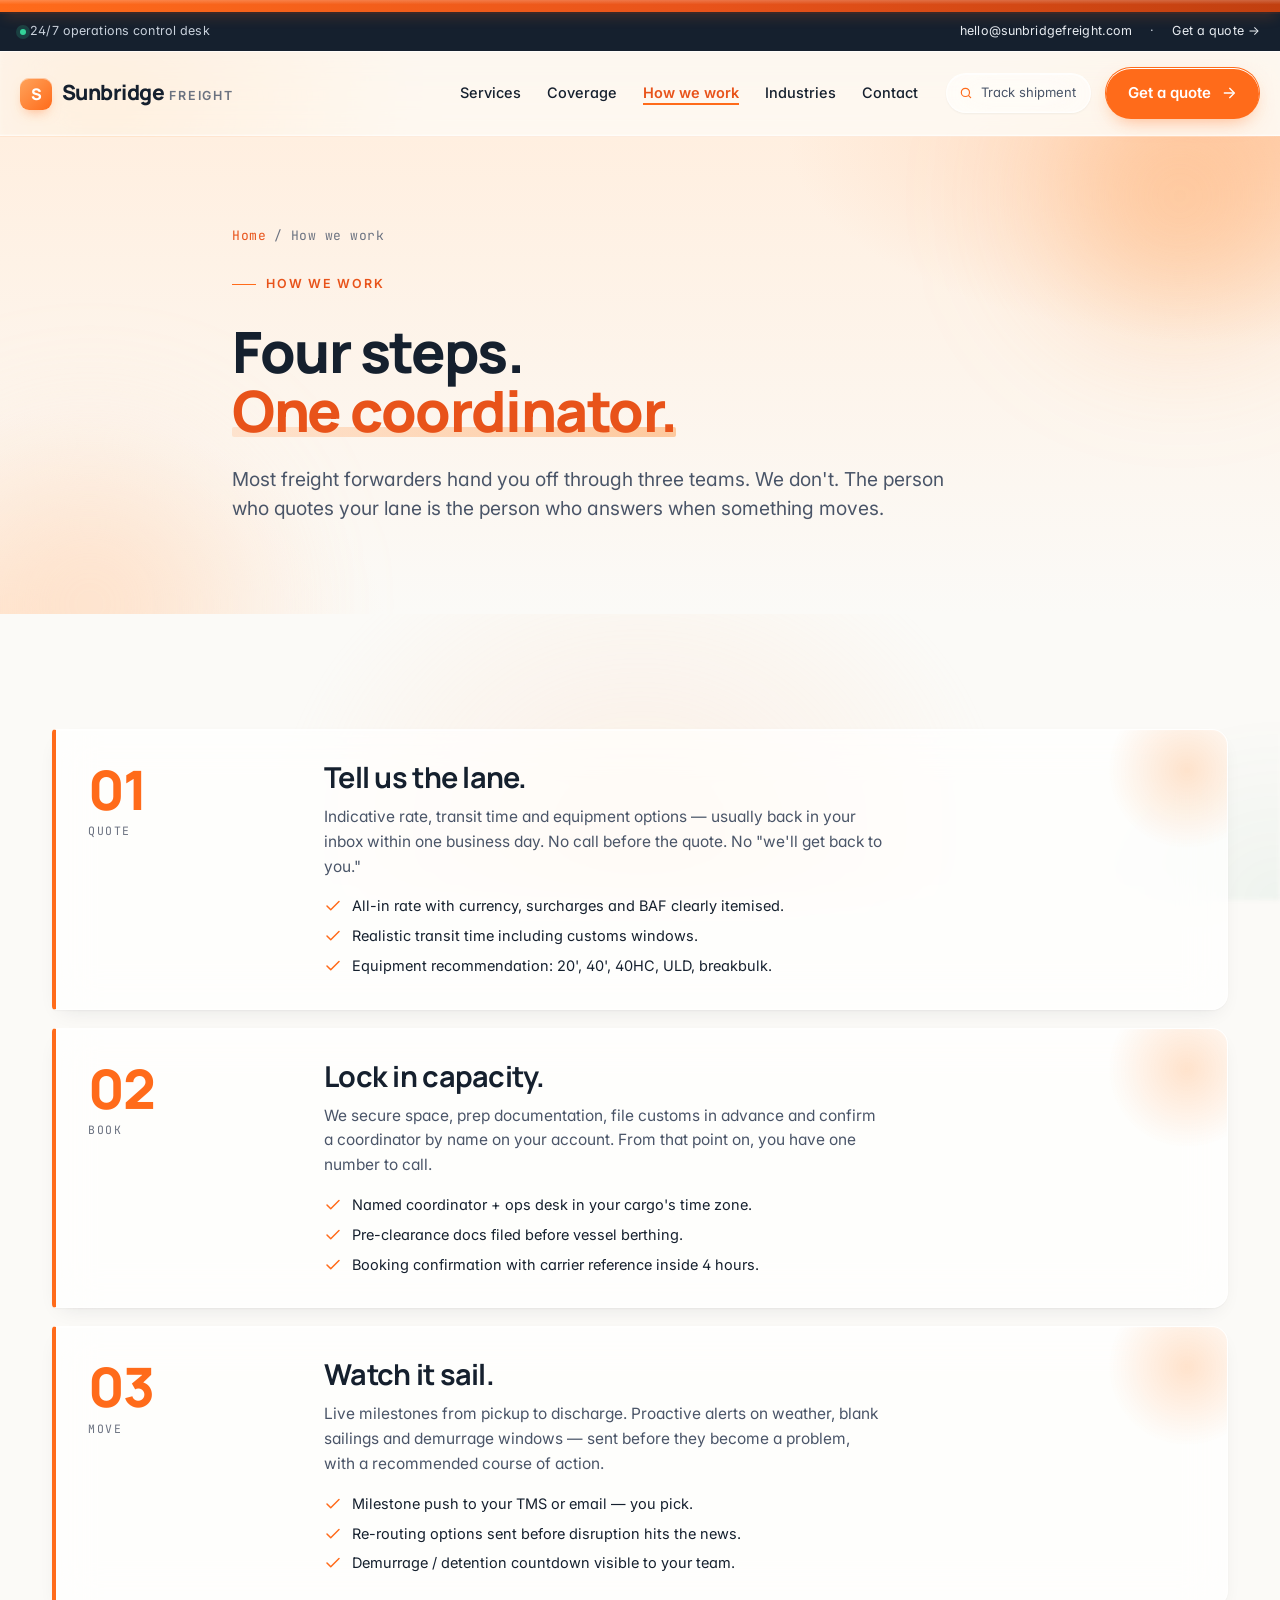
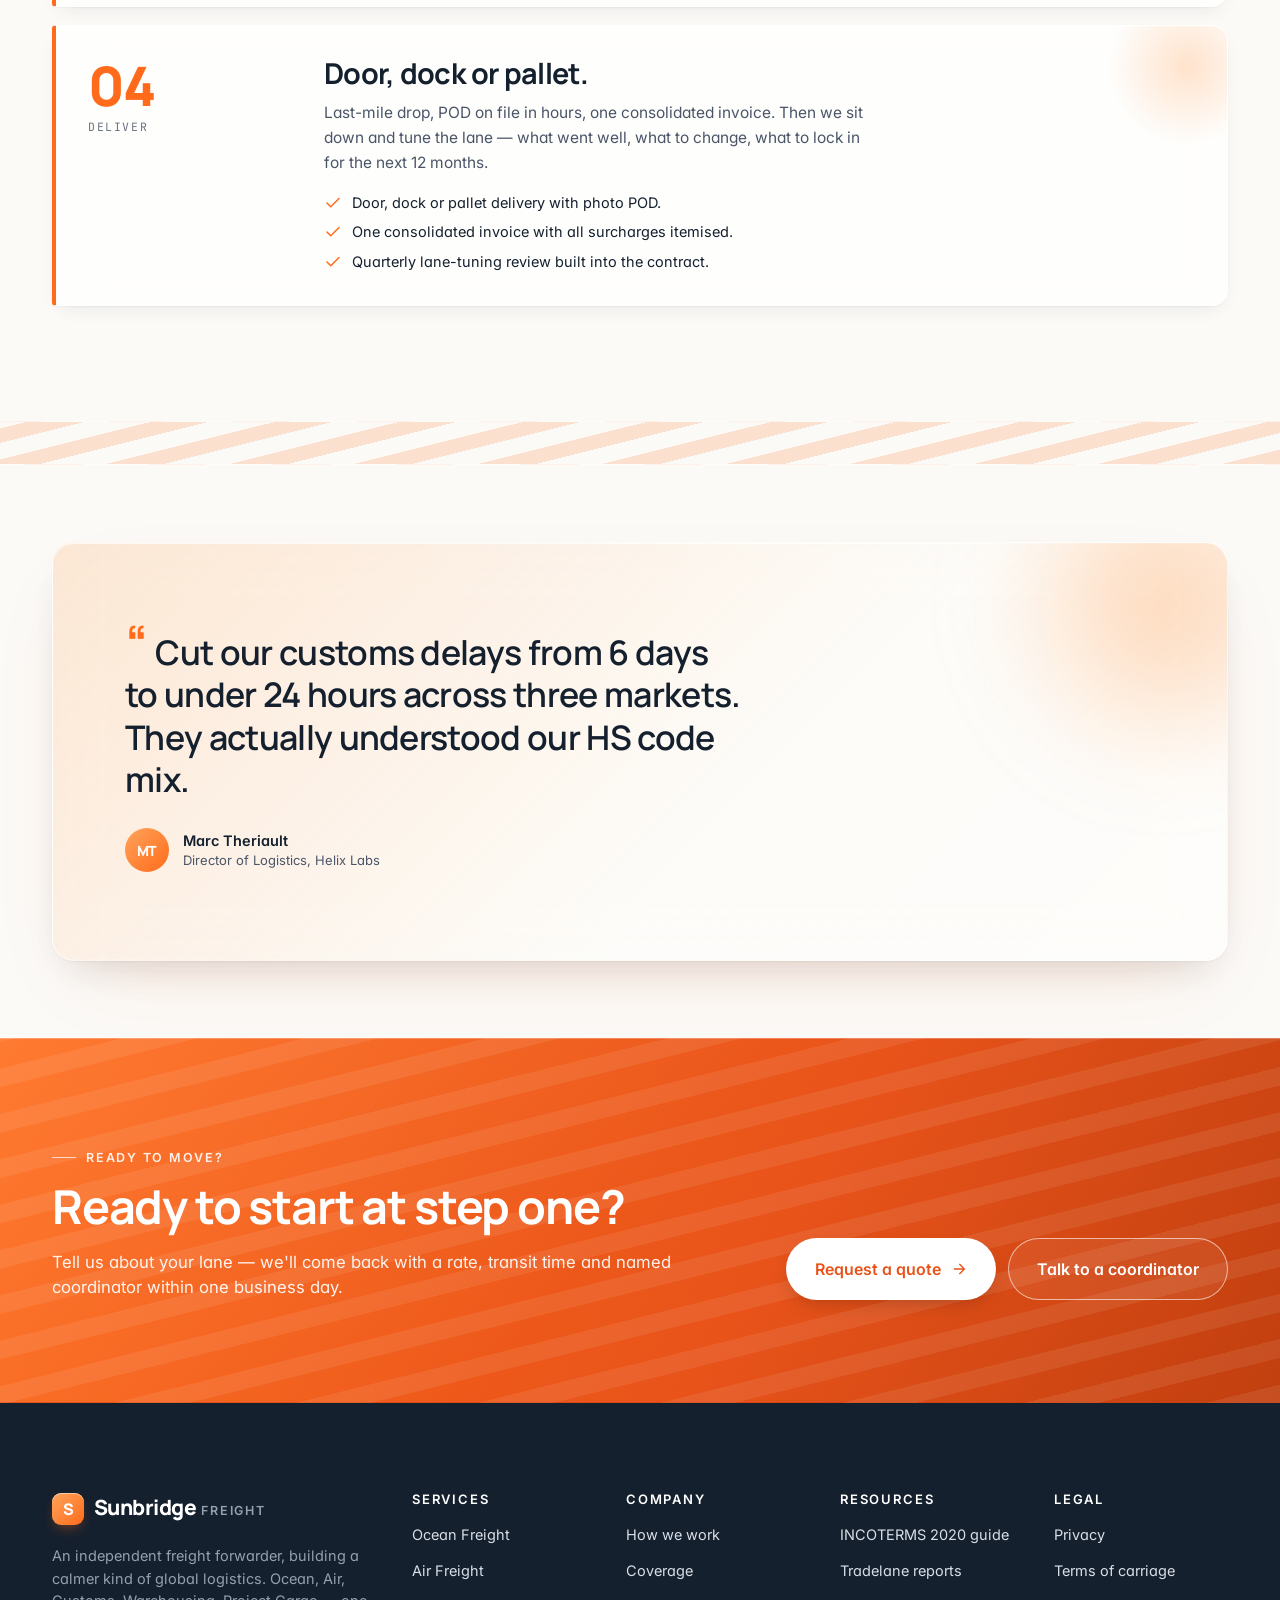
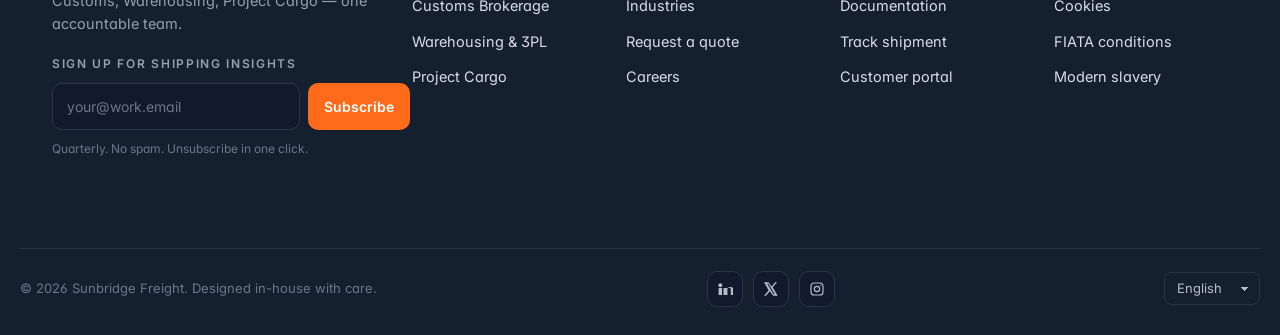
<file: how-we-work.html>
<!doctype html>
<html lang="en">
<head>
  <meta charset="utf-8" />
  <meta name="viewport" content="width=device-width, initial-scale=1" />
  <title>How we work — Sunbridge Freight</title>
  <meta name="description" content="Four steps. One coordinator. The person who quotes your lane is the person who answers when something moves." />
  <meta name="theme-color" content="#FF6B1A" />

  <link rel="icon" type="image/svg+xml" href="assets/favicon.svg" />
  <link rel="apple-touch-icon" href="assets/favicon.svg" />

  <meta property="og:type" content="website" />
  <meta property="og:title" content="How we work — Sunbridge Freight" />
  <meta property="og:description" content="Four steps. One coordinator. The person who quotes your lane is the person who answers when something moves." />
  <meta property="og:image" content="assets/img/og-cover.svg" />
  <meta name="twitter:card" content="summary_large_image" />

  <link rel="preconnect" href="https://fonts.googleapis.com" />
  <link rel="preconnect" href="https://fonts.gstatic.com" crossorigin />
  <link href="https://fonts.googleapis.com/css2?family=Manrope:wght@400;500;600;700;800&family=Inter:wght@400;500;600;700&family=JetBrains+Mono:wght@400;500&display=swap" rel="stylesheet" />

  <link rel="stylesheet" href="assets/css/styles.css" />
</head>
<body>

<div class="brand-band" aria-hidden="true"></div>

<div class="utility-bar">
  <div class="container utility-bar__inner">
    <div class="utility-bar__group">
      <span><span class="utility-bar__dot" aria-hidden="true"></span> 24/7 operations control desk</span>
    </div>
    <div class="utility-bar__group">
      <a href="mailto:hello@sunbridgefreight.com">hello@sunbridgefreight.com</a>
      <span aria-hidden="true">·</span>
      <a href="quote.html">Get a quote &rarr;</a>
    </div>
  </div>
</div>
<header class="site-header" id="top">
  <div class="container site-header__inner">
    <a class="brand" href="index.html" aria-label="Sunbridge Freight — Home">
      <span class="brand__mark" aria-hidden="true">S</span>
      <span class="brand__word"><strong>Sunbridge</strong> <span>Freight</span></span>
    </a>

    <button class="nav-toggle" aria-expanded="false" aria-controls="primary-nav" aria-label="Open navigation">
      <span class="nav-toggle__bar" aria-hidden="true"></span>
    </button>

    <nav class="nav" id="primary-nav" aria-label="Primary">
      <ul class="nav__list">
        <li><a href="services.html">Services</a></li>
        <li><a href="coverage.html">Coverage</a></li>
        <li><a href="how-we-work.html" aria-current="page">How we work</a></li>
        <li><a href="industries.html">Industries</a></li>
        <li><a href="contact.html">Contact</a></li>
      </ul>
      <div class="header-actions">
        <button class="track-pill" type="button" id="track-open" aria-haspopup="dialog">
          <svg viewBox="0 0 24 24" fill="none" stroke="currentColor" stroke-width="2" stroke-linecap="round" stroke-linejoin="round" aria-hidden="true"><circle cx="11" cy="11" r="7"/><path d="m20 20-3.5-3.5"/></svg>
          Track shipment
        </button>
        <a class="btn btn--primary" href="quote.html">
          Get a quote
          <svg viewBox="0 0 24 24" fill="none" stroke="currentColor" stroke-width="2" stroke-linecap="round" stroke-linejoin="round" aria-hidden="true"><path d="M5 12h14"/><path d="m13 5 7 7-7 7"/></svg>
        </a>
      </div>
    </nav>
  </div>
</header>
<section class="page-hero" aria-labelledby="page-hero-title">
  <div class="container page-hero__inner reveal">
    <div class="page-hero__crumbs">
      <a href="index.html">Home</a>
      <span aria-hidden="true">/</span>
      <span>How we work</span>
    </div>
    <span class="eyebrow page-hero__eyebrow">How we work</span>
    <h1 id="page-hero-title">Four steps. <em>One coordinator.</em></h1>
    <p class="page-hero__lede">Most freight forwarders hand you off through three teams. We don't. The person who quotes your lane is the person who answers when something moves.</p>
  </div>
</section>

<main>
<section class="section">
  <div class="container">
    <div class="process">
      <article class="process-step reveal">
        <div>
          <div class="process-step__num">01</div>
          <div class="process-step__num-label">Quote</div>
        </div>
        <div>
          <h2>Tell us the lane.</h2>
          <p>Indicative rate, transit time and equipment options &mdash; usually back in your inbox within one business day. No call before the quote. No "we'll get back to you."</p>
          <ul class="process-step__points">
            <li><svg viewBox="0 0 24 24" fill="none" stroke="currentColor" stroke-width="2" stroke-linecap="round" stroke-linejoin="round"><path d="M20 6 9 17l-5-5"/></svg> All-in rate with currency, surcharges and BAF clearly itemised.</li>
            <li><svg viewBox="0 0 24 24" fill="none" stroke="currentColor" stroke-width="2" stroke-linecap="round" stroke-linejoin="round"><path d="M20 6 9 17l-5-5"/></svg> Realistic transit time including customs windows.</li>
            <li><svg viewBox="0 0 24 24" fill="none" stroke="currentColor" stroke-width="2" stroke-linecap="round" stroke-linejoin="round"><path d="M20 6 9 17l-5-5"/></svg> Equipment recommendation: 20', 40', 40HC, ULD, breakbulk.</li>
          </ul>
        </div>
      </article>

      <article class="process-step reveal">
        <div>
          <div class="process-step__num">02</div>
          <div class="process-step__num-label">Book</div>
        </div>
        <div>
          <h2>Lock in capacity.</h2>
          <p>We secure space, prep documentation, file customs in advance and confirm a coordinator by name on your account. From that point on, you have one number to call.</p>
          <ul class="process-step__points">
            <li><svg viewBox="0 0 24 24" fill="none" stroke="currentColor" stroke-width="2" stroke-linecap="round" stroke-linejoin="round"><path d="M20 6 9 17l-5-5"/></svg> Named coordinator + ops desk in your cargo's time zone.</li>
            <li><svg viewBox="0 0 24 24" fill="none" stroke="currentColor" stroke-width="2" stroke-linecap="round" stroke-linejoin="round"><path d="M20 6 9 17l-5-5"/></svg> Pre-clearance docs filed before vessel berthing.</li>
            <li><svg viewBox="0 0 24 24" fill="none" stroke="currentColor" stroke-width="2" stroke-linecap="round" stroke-linejoin="round"><path d="M20 6 9 17l-5-5"/></svg> Booking confirmation with carrier reference inside 4 hours.</li>
          </ul>
        </div>
      </article>

      <article class="process-step reveal">
        <div>
          <div class="process-step__num">03</div>
          <div class="process-step__num-label">Move</div>
        </div>
        <div>
          <h2>Watch it sail.</h2>
          <p>Live milestones from pickup to discharge. Proactive alerts on weather, blank sailings and demurrage windows &mdash; sent before they become a problem, with a recommended course of action.</p>
          <ul class="process-step__points">
            <li><svg viewBox="0 0 24 24" fill="none" stroke="currentColor" stroke-width="2" stroke-linecap="round" stroke-linejoin="round"><path d="M20 6 9 17l-5-5"/></svg> Milestone push to your TMS or email &mdash; you pick.</li>
            <li><svg viewBox="0 0 24 24" fill="none" stroke="currentColor" stroke-width="2" stroke-linecap="round" stroke-linejoin="round"><path d="M20 6 9 17l-5-5"/></svg> Re-routing options sent before disruption hits the news.</li>
            <li><svg viewBox="0 0 24 24" fill="none" stroke="currentColor" stroke-width="2" stroke-linecap="round" stroke-linejoin="round"><path d="M20 6 9 17l-5-5"/></svg> Demurrage / detention countdown visible to your team.</li>
          </ul>
        </div>
      </article>

      <article class="process-step reveal">
        <div>
          <div class="process-step__num">04</div>
          <div class="process-step__num-label">Deliver</div>
        </div>
        <div>
          <h2>Door, dock or pallet.</h2>
          <p>Last-mile drop, POD on file in hours, one consolidated invoice. Then we sit down and tune the lane &mdash; what went well, what to change, what to lock in for the next 12 months.</p>
          <ul class="process-step__points">
            <li><svg viewBox="0 0 24 24" fill="none" stroke="currentColor" stroke-width="2" stroke-linecap="round" stroke-linejoin="round"><path d="M20 6 9 17l-5-5"/></svg> Door, dock or pallet delivery with photo POD.</li>
            <li><svg viewBox="0 0 24 24" fill="none" stroke="currentColor" stroke-width="2" stroke-linecap="round" stroke-linejoin="round"><path d="M20 6 9 17l-5-5"/></svg> One consolidated invoice with all surcharges itemised.</li>
            <li><svg viewBox="0 0 24 24" fill="none" stroke="currentColor" stroke-width="2" stroke-linecap="round" stroke-linejoin="round"><path d="M20 6 9 17l-5-5"/></svg> Quarterly lane-tuning review built into the contract.</li>
          </ul>
        </div>
      </article>
    </div>
  </div>
</section>

<div class="stripe-divider" aria-hidden="true"></div>

<section class="section section--tight">
  <div class="container">
    <div class="editorial reveal">
      <p class="editorial__quote">Cut our customs delays from 6 days to under 24 hours across three markets. They actually understood our HS code mix.</p>
      <div class="editorial__cite">
        <span class="editorial__avatar" aria-hidden="true">MT</span>
        <div>
          <div class="editorial__name">Marc Theriault</div>
          <div class="editorial__role">Director of Logistics, Helix Labs</div>
        </div>
      </div>
    </div>
  </div>
</section>
</main>
<section class="dhl-block">
  <div class="container">
    <div class="dhl-block__grid">
      <div>
        <span class="eyebrow">Ready to move?</span>
        <h2 style="margin-top:14px;">Ready to start at step one?</h2>
        <p style="margin-top:18px;font-size:1.05rem;max-width:60ch;">Tell us about your lane — we'll come back with a rate, transit time and named coordinator within one business day.</p>
      </div>
      <div style="display:flex;gap:12px;flex-wrap:wrap;">
        <a class="btn btn--primary btn--lg" href="quote.html">
          Request a quote
          <svg viewBox="0 0 24 24" fill="none" stroke="currentColor" stroke-width="2" stroke-linecap="round" stroke-linejoin="round" aria-hidden="true"><path d="M5 12h14"/><path d="m13 5 7 7-7 7"/></svg>
        </a>
        <a class="btn btn--ghost btn--lg" href="contact.html">Talk to a coordinator</a>
      </div>
    </div>
  </div>
</section>
<footer class="site-footer">
  <div class="container site-footer__top">
    <div class="footer-brand">
      <a class="brand" href="index.html" aria-label="Sunbridge Freight — Home">
        <span class="brand__mark" aria-hidden="true">S</span>
        <span class="brand__word"><strong>Sunbridge</strong> <span>Freight</span></span>
      </a>
      <p>An independent freight forwarder, building a calmer kind of global logistics. Ocean, Air, Customs, Warehousing, Project Cargo — one accountable team.</p>
      <form class="newsletter" id="newsletter" novalidate>
        <label for="nl-email" style="font-size:12px;letter-spacing:.14em;text-transform:uppercase;font-weight:600;color:#95A0AE;">Sign up for shipping insights</label>
        <div class="newsletter__row">
          <input id="nl-email" type="email" required placeholder="your@work.email" autocomplete="email" />
          <button type="submit">Subscribe</button>
        </div>
        <span class="newsletter__note">Quarterly. No spam. Unsubscribe in one click.</span>
        <span class="newsletter__success" hidden>Thanks — we'll be in touch.</span>
      </form>
    </div>

    <div class="footer__col">
      <h4>Services</h4>
      <ul>
        <li><a href="services.html#ocean">Ocean Freight</a></li>
        <li><a href="services.html#air">Air Freight</a></li>
        <li><a href="services.html#customs">Customs Brokerage</a></li>
        <li><a href="services.html#warehousing">Warehousing &amp; 3PL</a></li>
        <li><a href="services.html#project">Project Cargo</a></li>
      </ul>
    </div>
    <div class="footer__col">
      <h4>Company</h4>
      <ul>
        <li><a href="how-we-work.html">How we work</a></li>
        <li><a href="coverage.html">Coverage</a></li>
        <li><a href="industries.html">Industries</a></li>
        <li><a href="quote.html">Request a quote</a></li>
        <li><a href="mailto:careers@sunbridgefreight.com">Careers</a></li>
      </ul>
    </div>
    <div class="footer__col">
      <h4>Resources</h4>
      <ul>
        <li><a href="#">INCOTERMS 2020 guide</a></li>
        <li><a href="#">Tradelane reports</a></li>
        <li><a href="#">Documentation</a></li>
        <li><a href="#">Track shipment</a></li>
        <li><a href="#">Customer portal</a></li>
      </ul>
    </div>
    <div class="footer__col">
      <h4>Legal</h4>
      <ul>
        <li><a href="#">Privacy</a></li>
        <li><a href="#">Terms of carriage</a></li>
        <li><a href="#">Cookies</a></li>
        <li><a href="#">FIATA conditions</a></li>
        <li><a href="#">Modern slavery</a></li>
      </ul>
    </div>
  </div>

  <div class="container site-footer__bottom">
    <span>© <span id="year">2026</span> Sunbridge Freight. Designed in-house with care.</span>
    <div class="social" aria-label="Social media">
      <a href="#" aria-label="LinkedIn"><svg viewBox="0 0 24 24" fill="currentColor"><path d="M4.98 3.5C3.34 3.5 2 4.84 2 6.48s1.34 2.98 2.98 2.98 2.98-1.34 2.98-2.98S6.62 3.5 4.98 3.5zM2.4 10.4h5.16V21H2.4zM9.78 10.4h4.95v1.45h.07c.69-1.3 2.37-2.67 4.88-2.67 5.22 0 6.19 3.43 6.19 7.89V21h-5.16v-7.07c0-1.69-.03-3.86-2.35-3.86-2.36 0-2.72 1.84-2.72 3.74V21H9.78z"/></svg></a>
      <a href="#" aria-label="X (Twitter)"><svg viewBox="0 0 24 24" fill="currentColor"><path d="M18.244 2H21l-6.522 7.45L22 22h-6.594l-5.157-6.74L4.34 22H1.582l6.97-7.962L1.5 2h6.762l4.66 6.16L18.244 2zm-2.31 18h1.83L8.16 4H6.205l9.728 16z"/></svg></a>
      <a href="#" aria-label="Instagram"><svg viewBox="0 0 24 24" fill="none" stroke="currentColor" stroke-width="1.8"><rect x="3" y="3" width="18" height="18" rx="5"/><circle cx="12" cy="12" r="4"/><circle cx="17.5" cy="6.5" r="1" fill="currentColor" stroke="none"/></svg></a>
    </div>
    <label class="sr-only" for="lang">Language</label>
    <select class="lang-switcher" id="lang" aria-label="Language">
      <option>English</option>
      <option>Deutsch</option>
      <option>Français</option>
      <option>中文</option>
    </select>
  </div>
</footer>
<dialog class="track-dialog" id="track-dialog" aria-labelledby="track-title">
  <div class="track-dialog__inner">
    <button class="track-dialog__close" id="track-close" aria-label="Close">
      <svg viewBox="0 0 24 24" fill="none" stroke="currentColor" stroke-width="2" stroke-linecap="round"><path d="M18 6 6 18"/><path d="m6 6 12 12"/></svg>
    </button>
    <span class="eyebrow">Tracking</span>
    <h3 id="track-title" style="margin-top:10px;">Track a shipment</h3>
    <p class="text-soft">Demo input — paste any reference (e.g. SBF-2104-77-AKL) and we'll echo back a sample status.</p>
    <form class="track-dialog__row" id="track-form">
      <input type="text" id="track-input" placeholder="Shipment reference" autocomplete="off" />
      <button type="submit" class="btn btn--primary">Track</button>
    </form>
    <p class="track-dialog__feedback" id="track-feedback" aria-live="polite"></p>
  </div>
</dialog>

<script src="assets/js/main.js" defer></script>
</body>
</html>
</file>
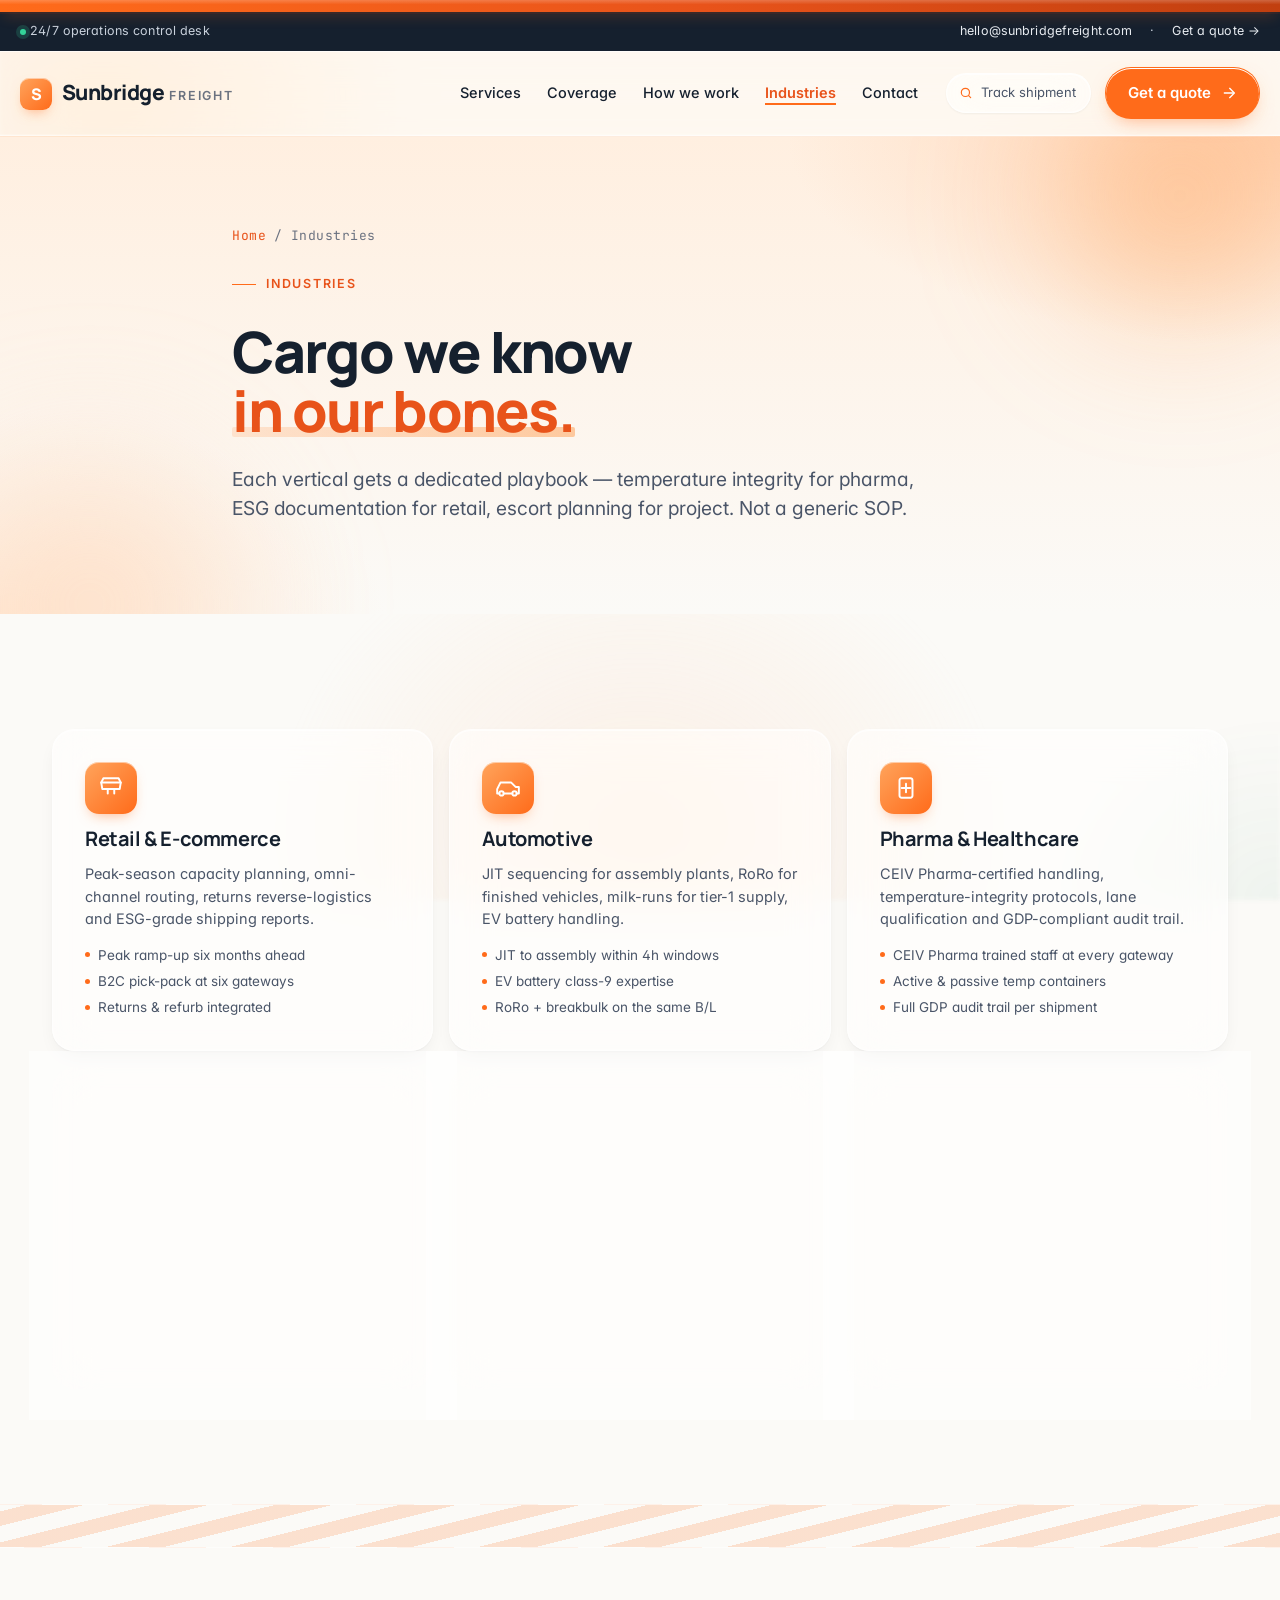
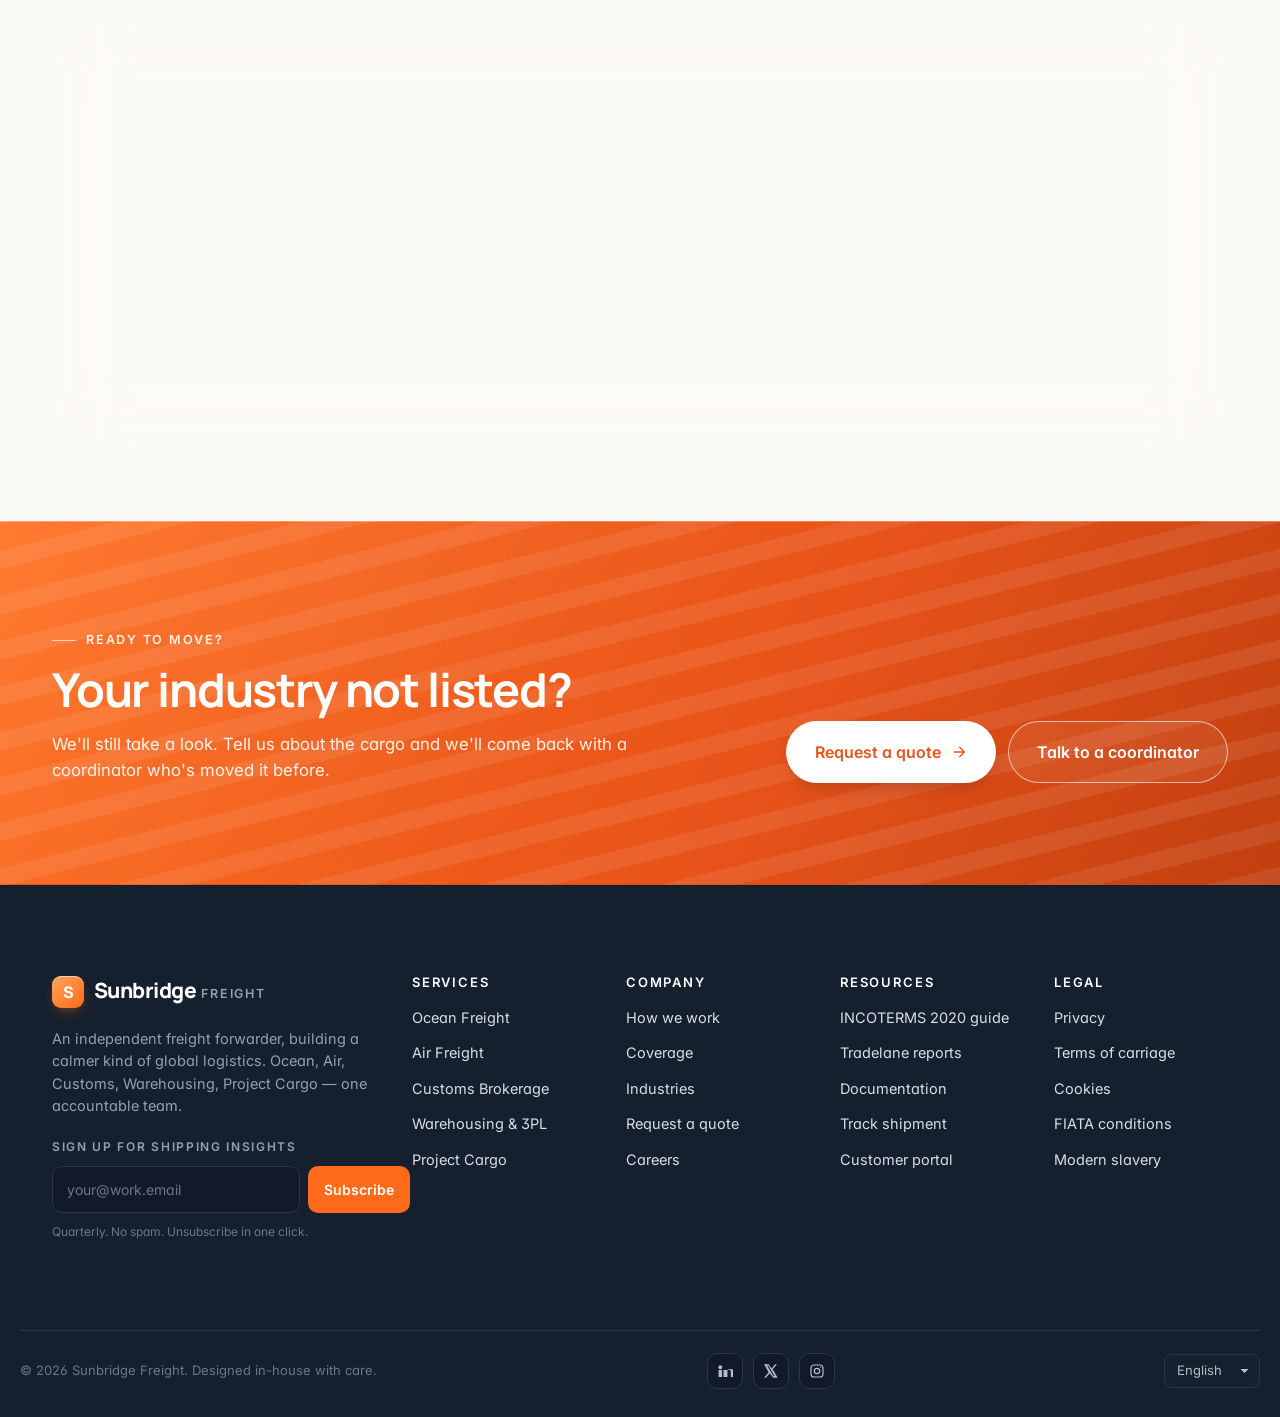
<file: industries.html>
<!doctype html>
<html lang="en">
<head>
  <meta charset="utf-8" />
  <meta name="viewport" content="width=device-width, initial-scale=1" />
  <title>Industries — Sunbridge Freight</title>
  <meta name="description" content="Retail, Automotive, Pharma, Industrial, Food and Tech — each vertical gets a dedicated playbook, not a generic SOP." />
  <meta name="theme-color" content="#FF6B1A" />

  <link rel="icon" type="image/svg+xml" href="assets/favicon.svg" />
  <link rel="apple-touch-icon" href="assets/favicon.svg" />

  <meta property="og:type" content="website" />
  <meta property="og:title" content="Industries — Sunbridge Freight" />
  <meta property="og:description" content="Retail, Automotive, Pharma, Industrial, Food and Tech — each vertical gets a dedicated playbook, not a generic SOP." />
  <meta property="og:image" content="assets/img/og-cover.svg" />
  <meta name="twitter:card" content="summary_large_image" />

  <link rel="preconnect" href="https://fonts.googleapis.com" />
  <link rel="preconnect" href="https://fonts.gstatic.com" crossorigin />
  <link href="https://fonts.googleapis.com/css2?family=Manrope:wght@400;500;600;700;800&family=Inter:wght@400;500;600;700&family=JetBrains+Mono:wght@400;500&display=swap" rel="stylesheet" />

  <link rel="stylesheet" href="assets/css/styles.css" />
</head>
<body>

<div class="brand-band" aria-hidden="true"></div>

<div class="utility-bar">
  <div class="container utility-bar__inner">
    <div class="utility-bar__group">
      <span><span class="utility-bar__dot" aria-hidden="true"></span> 24/7 operations control desk</span>
    </div>
    <div class="utility-bar__group">
      <a href="mailto:hello@sunbridgefreight.com">hello@sunbridgefreight.com</a>
      <span aria-hidden="true">·</span>
      <a href="quote.html">Get a quote &rarr;</a>
    </div>
  </div>
</div>
<header class="site-header" id="top">
  <div class="container site-header__inner">
    <a class="brand" href="index.html" aria-label="Sunbridge Freight — Home">
      <span class="brand__mark" aria-hidden="true">S</span>
      <span class="brand__word"><strong>Sunbridge</strong> <span>Freight</span></span>
    </a>

    <button class="nav-toggle" aria-expanded="false" aria-controls="primary-nav" aria-label="Open navigation">
      <span class="nav-toggle__bar" aria-hidden="true"></span>
    </button>

    <nav class="nav" id="primary-nav" aria-label="Primary">
      <ul class="nav__list">
        <li><a href="services.html">Services</a></li>
        <li><a href="coverage.html">Coverage</a></li>
        <li><a href="how-we-work.html">How we work</a></li>
        <li><a href="industries.html" aria-current="page">Industries</a></li>
        <li><a href="contact.html">Contact</a></li>
      </ul>
      <div class="header-actions">
        <button class="track-pill" type="button" id="track-open" aria-haspopup="dialog">
          <svg viewBox="0 0 24 24" fill="none" stroke="currentColor" stroke-width="2" stroke-linecap="round" stroke-linejoin="round" aria-hidden="true"><circle cx="11" cy="11" r="7"/><path d="m20 20-3.5-3.5"/></svg>
          Track shipment
        </button>
        <a class="btn btn--primary" href="quote.html">
          Get a quote
          <svg viewBox="0 0 24 24" fill="none" stroke="currentColor" stroke-width="2" stroke-linecap="round" stroke-linejoin="round" aria-hidden="true"><path d="M5 12h14"/><path d="m13 5 7 7-7 7"/></svg>
        </a>
      </div>
    </nav>
  </div>
</header>
<section class="page-hero" aria-labelledby="page-hero-title">
  <div class="container page-hero__inner reveal">
    <div class="page-hero__crumbs">
      <a href="index.html">Home</a>
      <span aria-hidden="true">/</span>
      <span>Industries</span>
    </div>
    <span class="eyebrow page-hero__eyebrow">Industries</span>
    <h1 id="page-hero-title">Cargo we know <em>in our bones.</em></h1>
    <p class="page-hero__lede">Each vertical gets a dedicated playbook — temperature integrity for pharma, ESG documentation for retail, escort planning for project. Not a generic SOP.</p>
  </div>
</section>

<main>
<section class="section">
  <div class="container">
    <div class="industries-detail-grid">
      <article class="industry-detail reveal">
        <div class="industry-detail__icon" aria-hidden="true">
          <svg viewBox="0 0 24 24" fill="none" stroke="currentColor" stroke-width="1.8" stroke-linecap="round" stroke-linejoin="round"><path d="M3 7h18l-1 6H4z"/><path d="M3 7 5 3h14l2 4"/><path d="M9 13v4"/><path d="M15 13v4"/></svg>
        </div>
        <h3>Retail &amp; E-commerce</h3>
        <p>Peak-season capacity planning, omni-channel routing, returns reverse-logistics and ESG-grade shipping reports.</p>
        <ul class="industry-detail__points">
          <li>Peak ramp-up six months ahead</li>
          <li>B2C pick-pack at six gateways</li>
          <li>Returns &amp; refurb integrated</li>
        </ul>
      </article>

      <article class="industry-detail reveal">
        <div class="industry-detail__icon" aria-hidden="true">
          <svg viewBox="0 0 24 24" fill="none" stroke="currentColor" stroke-width="1.8" stroke-linecap="round" stroke-linejoin="round"><circle cx="6" cy="17" r="2"/><circle cx="18" cy="17" r="2"/><path d="M4 17H2v-4l3-6h10l4 4h3v6h-2"/><path d="M8 17h8"/></svg>
        </div>
        <h3>Automotive</h3>
        <p>JIT sequencing for assembly plants, RoRo for finished vehicles, milk-runs for tier-1 supply, EV battery handling.</p>
        <ul class="industry-detail__points">
          <li>JIT to assembly within 4h windows</li>
          <li>EV battery class-9 expertise</li>
          <li>RoRo + breakbulk on the same B/L</li>
        </ul>
      </article>

      <article class="industry-detail reveal">
        <div class="industry-detail__icon" aria-hidden="true">
          <svg viewBox="0 0 24 24" fill="none" stroke="currentColor" stroke-width="1.8" stroke-linecap="round" stroke-linejoin="round"><rect x="6" y="3" width="12" height="18" rx="2"/><path d="M12 8v8"/><path d="M8 12h8"/></svg>
        </div>
        <h3>Pharma &amp; Healthcare</h3>
        <p>CEIV Pharma-certified handling, temperature-integrity protocols, lane qualification and GDP-compliant audit trail.</p>
        <ul class="industry-detail__points">
          <li>CEIV Pharma trained staff at every gateway</li>
          <li>Active &amp; passive temp containers</li>
          <li>Full GDP audit trail per shipment</li>
        </ul>
      </article>

      <article class="industry-detail reveal">
        <div class="industry-detail__icon" aria-hidden="true">
          <svg viewBox="0 0 24 24" fill="none" stroke="currentColor" stroke-width="1.8" stroke-linecap="round" stroke-linejoin="round"><path d="M3 21h18"/><path d="M5 21V10l3-2v13"/><path d="M14 21V6l4-3v18"/><path d="M9 13h0"/><path d="M9 16h0"/></svg>
        </div>
        <h3>Industrial &amp; Project</h3>
        <p>Heavy-lift planning, route surveys, escort coordination, multimodal sequencing for plant &amp; energy projects.</p>
        <ul class="industry-detail__points">
          <li>Method statements &amp; lift plans</li>
          <li>Permits across 60+ countries</li>
          <li>On-site superintendents</li>
        </ul>
      </article>

      <article class="industry-detail reveal">
        <div class="industry-detail__icon" aria-hidden="true">
          <svg viewBox="0 0 24 24" fill="none" stroke="currentColor" stroke-width="1.8" stroke-linecap="round" stroke-linejoin="round"><path d="M12 3v18"/><path d="M5 8c2 3 5 3 7 0s5-3 7 0"/><path d="M5 14c2 3 5 3 7 0s5-3 7 0"/></svg>
        </div>
        <h3>Food &amp; Perishables</h3>
        <p>Reefer LCL/FCL, temperature-mapped routing, USDA / phytosanitary brokerage and traceability ready for retail audits.</p>
        <ul class="industry-detail__points">
          <li>Reefer LCL on weekly schedules</li>
          <li>Phytosanitary &amp; USDA expertise</li>
          <li>Pre-cooling at origin gateways</li>
        </ul>
      </article>

      <article class="industry-detail reveal">
        <div class="industry-detail__icon" aria-hidden="true">
          <svg viewBox="0 0 24 24" fill="none" stroke="currentColor" stroke-width="1.8" stroke-linecap="round" stroke-linejoin="round"><rect x="3" y="4" width="18" height="12" rx="2"/><path d="M8 20h8"/><path d="M12 16v4"/></svg>
        </div>
        <h3>Tech &amp; Electronics</h3>
        <p>Anti-static packaging audits, lithium-battery handling, FTZ-bonded warehousing and rapid pre-launch ramp.</p>
        <ul class="industry-detail__points">
          <li>Lithium-class shipping fully compliant</li>
          <li>FTZ-bonded storage at six gateways</li>
          <li>Air + ocean for the same SKU portfolio</li>
        </ul>
      </article>
    </div>
  </div>
</section>

<div class="stripe-divider" aria-hidden="true"></div>

<section class="section section--tight">
  <div class="container">
    <div class="editorial reveal">
      <p class="editorial__quote">We moved a 380-tonne project lift from Genoa to Pemba with zero damage and one invoice. That used to take three forwarders.</p>
      <div class="editorial__cite">
        <span class="editorial__avatar" aria-hidden="true">AT</span>
        <div>
          <div class="editorial__name">Akira Tanaka</div>
          <div class="editorial__role">VP Operations, Meridian Energy</div>
        </div>
      </div>
    </div>
  </div>
</section>
</main>
<section class="dhl-block">
  <div class="container">
    <div class="dhl-block__grid">
      <div>
        <span class="eyebrow">Ready to move?</span>
        <h2 style="margin-top:14px;">Your industry not listed?</h2>
        <p style="margin-top:18px;font-size:1.05rem;max-width:60ch;">We'll still take a look. Tell us about the cargo and we'll come back with a coordinator who's moved it before.</p>
      </div>
      <div style="display:flex;gap:12px;flex-wrap:wrap;">
        <a class="btn btn--primary btn--lg" href="quote.html">
          Request a quote
          <svg viewBox="0 0 24 24" fill="none" stroke="currentColor" stroke-width="2" stroke-linecap="round" stroke-linejoin="round" aria-hidden="true"><path d="M5 12h14"/><path d="m13 5 7 7-7 7"/></svg>
        </a>
        <a class="btn btn--ghost btn--lg" href="contact.html">Talk to a coordinator</a>
      </div>
    </div>
  </div>
</section>
<footer class="site-footer">
  <div class="container site-footer__top">
    <div class="footer-brand">
      <a class="brand" href="index.html" aria-label="Sunbridge Freight — Home">
        <span class="brand__mark" aria-hidden="true">S</span>
        <span class="brand__word"><strong>Sunbridge</strong> <span>Freight</span></span>
      </a>
      <p>An independent freight forwarder, building a calmer kind of global logistics. Ocean, Air, Customs, Warehousing, Project Cargo — one accountable team.</p>
      <form class="newsletter" id="newsletter" novalidate>
        <label for="nl-email" style="font-size:12px;letter-spacing:.14em;text-transform:uppercase;font-weight:600;color:#95A0AE;">Sign up for shipping insights</label>
        <div class="newsletter__row">
          <input id="nl-email" type="email" required placeholder="your@work.email" autocomplete="email" />
          <button type="submit">Subscribe</button>
        </div>
        <span class="newsletter__note">Quarterly. No spam. Unsubscribe in one click.</span>
        <span class="newsletter__success" hidden>Thanks — we'll be in touch.</span>
      </form>
    </div>

    <div class="footer__col">
      <h4>Services</h4>
      <ul>
        <li><a href="services.html#ocean">Ocean Freight</a></li>
        <li><a href="services.html#air">Air Freight</a></li>
        <li><a href="services.html#customs">Customs Brokerage</a></li>
        <li><a href="services.html#warehousing">Warehousing &amp; 3PL</a></li>
        <li><a href="services.html#project">Project Cargo</a></li>
      </ul>
    </div>
    <div class="footer__col">
      <h4>Company</h4>
      <ul>
        <li><a href="how-we-work.html">How we work</a></li>
        <li><a href="coverage.html">Coverage</a></li>
        <li><a href="industries.html">Industries</a></li>
        <li><a href="quote.html">Request a quote</a></li>
        <li><a href="mailto:careers@sunbridgefreight.com">Careers</a></li>
      </ul>
    </div>
    <div class="footer__col">
      <h4>Resources</h4>
      <ul>
        <li><a href="#">INCOTERMS 2020 guide</a></li>
        <li><a href="#">Tradelane reports</a></li>
        <li><a href="#">Documentation</a></li>
        <li><a href="#">Track shipment</a></li>
        <li><a href="#">Customer portal</a></li>
      </ul>
    </div>
    <div class="footer__col">
      <h4>Legal</h4>
      <ul>
        <li><a href="#">Privacy</a></li>
        <li><a href="#">Terms of carriage</a></li>
        <li><a href="#">Cookies</a></li>
        <li><a href="#">FIATA conditions</a></li>
        <li><a href="#">Modern slavery</a></li>
      </ul>
    </div>
  </div>

  <div class="container site-footer__bottom">
    <span>© <span id="year">2026</span> Sunbridge Freight. Designed in-house with care.</span>
    <div class="social" aria-label="Social media">
      <a href="#" aria-label="LinkedIn"><svg viewBox="0 0 24 24" fill="currentColor"><path d="M4.98 3.5C3.34 3.5 2 4.84 2 6.48s1.34 2.98 2.98 2.98 2.98-1.34 2.98-2.98S6.62 3.5 4.98 3.5zM2.4 10.4h5.16V21H2.4zM9.78 10.4h4.95v1.45h.07c.69-1.3 2.37-2.67 4.88-2.67 5.22 0 6.19 3.43 6.19 7.89V21h-5.16v-7.07c0-1.69-.03-3.86-2.35-3.86-2.36 0-2.72 1.84-2.72 3.74V21H9.78z"/></svg></a>
      <a href="#" aria-label="X (Twitter)"><svg viewBox="0 0 24 24" fill="currentColor"><path d="M18.244 2H21l-6.522 7.45L22 22h-6.594l-5.157-6.74L4.34 22H1.582l6.97-7.962L1.5 2h6.762l4.66 6.16L18.244 2zm-2.31 18h1.83L8.16 4H6.205l9.728 16z"/></svg></a>
      <a href="#" aria-label="Instagram"><svg viewBox="0 0 24 24" fill="none" stroke="currentColor" stroke-width="1.8"><rect x="3" y="3" width="18" height="18" rx="5"/><circle cx="12" cy="12" r="4"/><circle cx="17.5" cy="6.5" r="1" fill="currentColor" stroke="none"/></svg></a>
    </div>
    <label class="sr-only" for="lang">Language</label>
    <select class="lang-switcher" id="lang" aria-label="Language">
      <option>English</option>
      <option>Deutsch</option>
      <option>Français</option>
      <option>中文</option>
    </select>
  </div>
</footer>
<dialog class="track-dialog" id="track-dialog" aria-labelledby="track-title">
  <div class="track-dialog__inner">
    <button class="track-dialog__close" id="track-close" aria-label="Close">
      <svg viewBox="0 0 24 24" fill="none" stroke="currentColor" stroke-width="2" stroke-linecap="round"><path d="M18 6 6 18"/><path d="m6 6 12 12"/></svg>
    </button>
    <span class="eyebrow">Tracking</span>
    <h3 id="track-title" style="margin-top:10px;">Track a shipment</h3>
    <p class="text-soft">Demo input — paste any reference (e.g. SBF-2104-77-AKL) and we'll echo back a sample status.</p>
    <form class="track-dialog__row" id="track-form">
      <input type="text" id="track-input" placeholder="Shipment reference" autocomplete="off" />
      <button type="submit" class="btn btn--primary">Track</button>
    </form>
    <p class="track-dialog__feedback" id="track-feedback" aria-live="polite"></p>
  </div>
</dialog>

<script src="assets/js/main.js" defer></script>
</body>
</html>
</file>
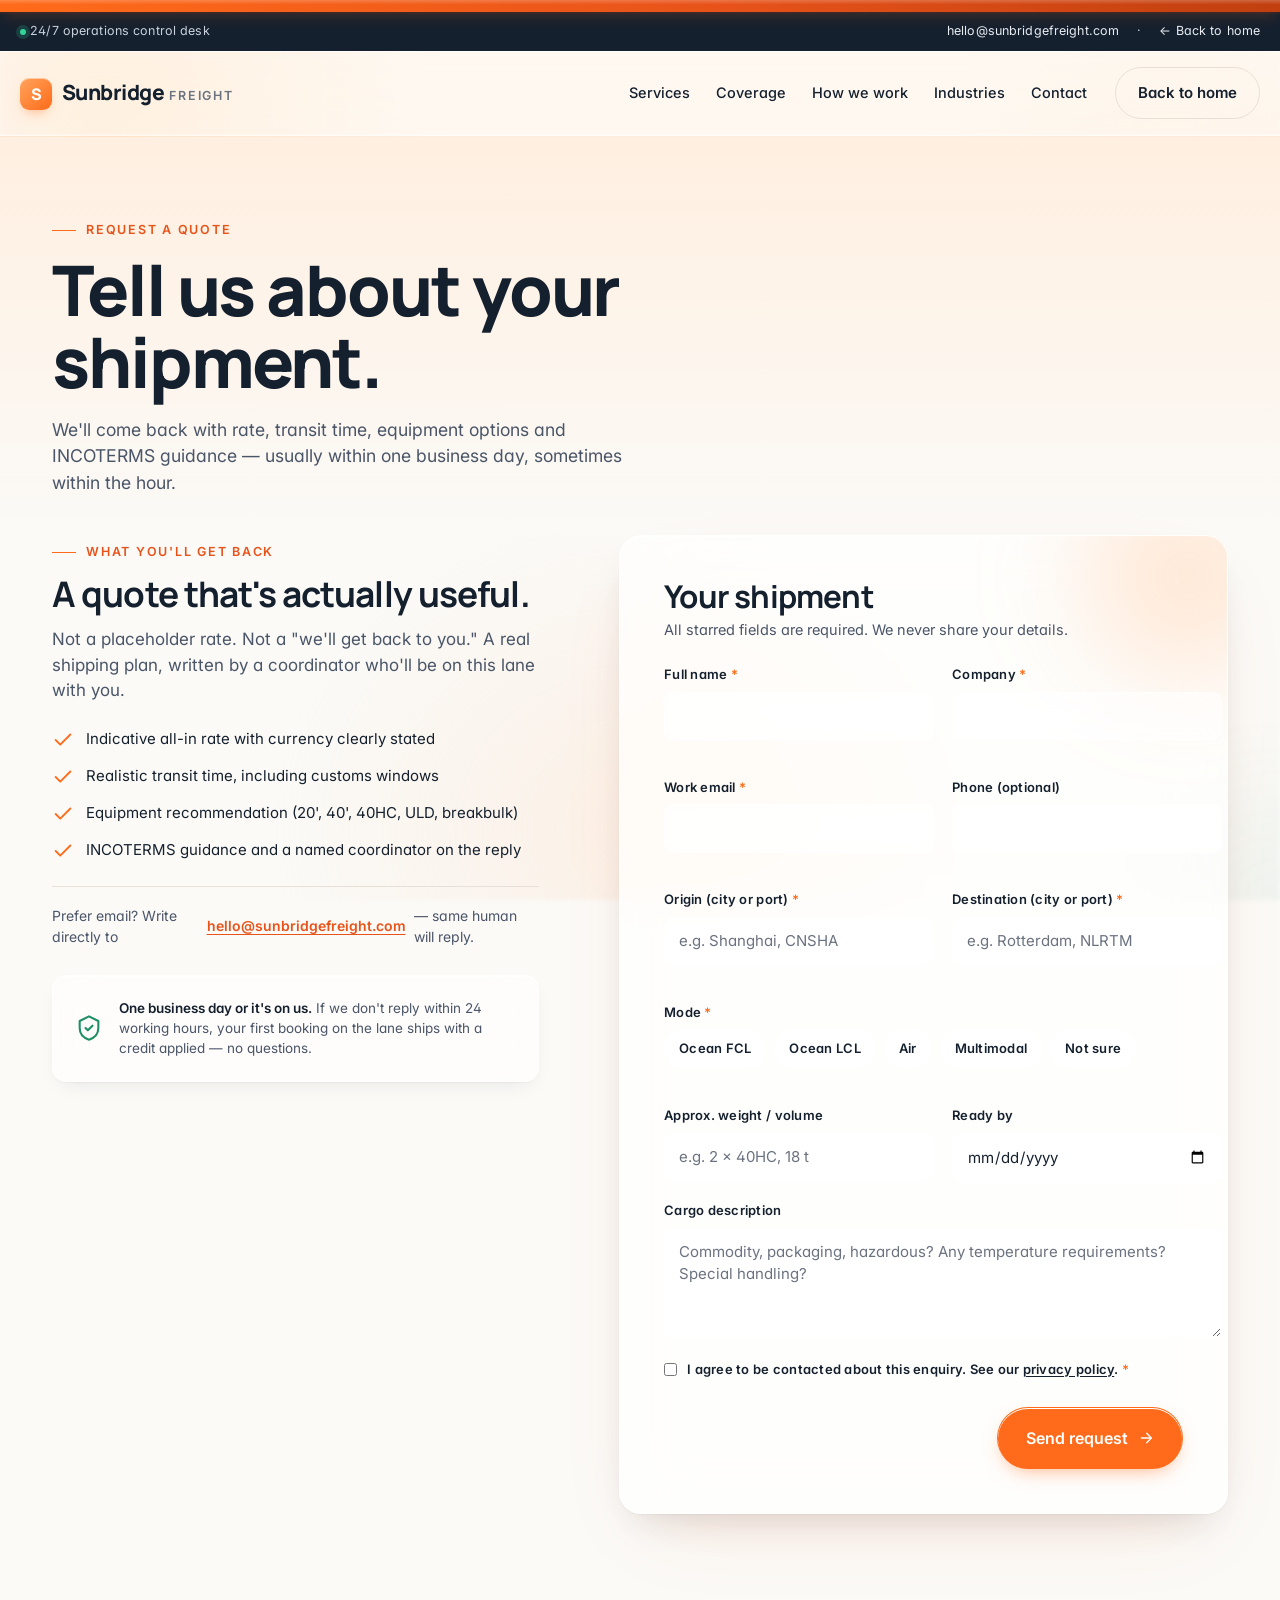
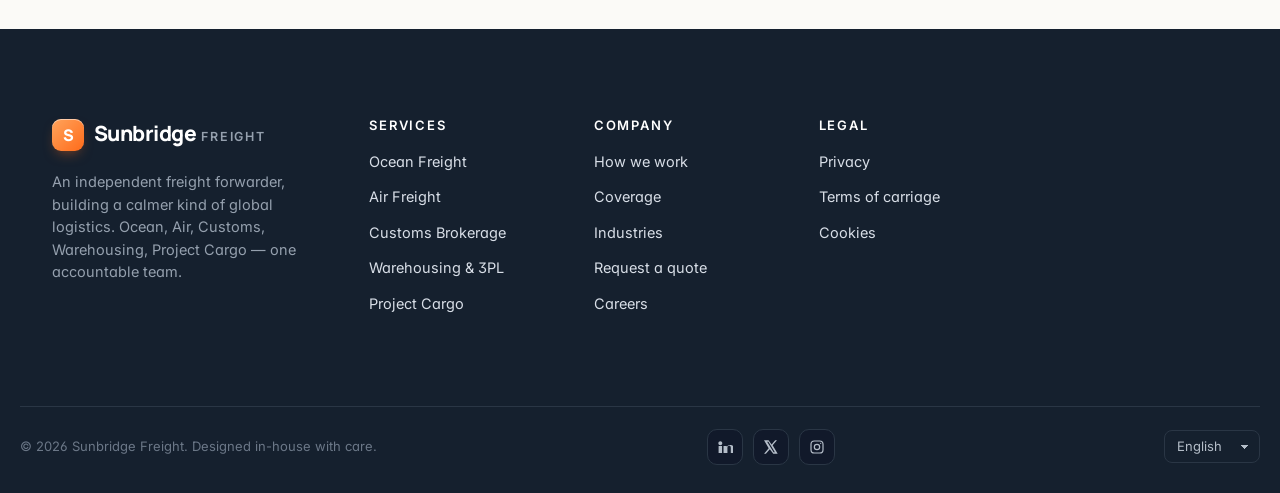
<file: quote.html>
<!doctype html>
<html lang="en">
<head>
  <meta charset="utf-8" />
  <meta name="viewport" content="width=device-width, initial-scale=1" />
  <title>Get a quote — Sunbridge Freight</title>
  <meta name="description" content="Tell us the lane. We'll come back with rate, transit time, equipment and INCOTERMS guidance — usually within one business day." />
  <meta name="theme-color" content="#FF6B1A" />

  <link rel="icon" type="image/svg+xml" href="assets/favicon.svg" />
  <link rel="apple-touch-icon" href="assets/favicon.svg" />

  <meta property="og:type" content="website" />
  <meta property="og:title" content="Get a quote — Sunbridge Freight" />
  <meta property="og:description" content="Indicative rates, transit times and equipment options for your next lane." />
  <meta property="og:image" content="assets/img/og-cover.svg" />
  <meta name="twitter:card" content="summary_large_image" />

  <link rel="preconnect" href="https://fonts.googleapis.com" />
  <link rel="preconnect" href="https://fonts.gstatic.com" crossorigin />
  <link href="https://fonts.googleapis.com/css2?family=Manrope:wght@400;500;600;700;800&family=Inter:wght@400;500;600;700&family=JetBrains+Mono:wght@400;500&display=swap" rel="stylesheet" />

  <link rel="stylesheet" href="assets/css/styles.css" />
</head>
<body>

<!-- Brand band (DHL-inspired thin orange ribbon) -->
<div class="brand-band" aria-hidden="true"></div>

<!-- Utility bar -->
<div class="utility-bar">
  <div class="container utility-bar__inner">
    <div class="utility-bar__group">
      <span><span class="utility-bar__dot" aria-hidden="true"></span> 24/7 operations control desk</span>
    </div>
    <div class="utility-bar__group">
      <a href="mailto:hello@sunbridgefreight.com">hello@sunbridgefreight.com</a>
      <span aria-hidden="true">·</span>
      <a href="index.html">&larr; Back to home</a>
    </div>
  </div>
</div>

<!-- Header -->
<header class="site-header" id="top">
  <div class="container site-header__inner">
    <a class="brand" href="index.html" aria-label="Sunbridge Freight — Home">
      <span class="brand__mark" aria-hidden="true">S</span>
      <span class="brand__word"><strong>Sunbridge</strong> <span>Freight</span></span>
    </a>

    <button class="nav-toggle" aria-expanded="false" aria-controls="primary-nav" aria-label="Open navigation">
      <span class="nav-toggle__bar" aria-hidden="true"></span>
    </button>

    <nav class="nav" id="primary-nav" aria-label="Primary">
      <ul class="nav__list">
        <li><a href="services.html">Services</a></li>
        <li><a href="coverage.html">Coverage</a></li>
        <li><a href="how-we-work.html">How we work</a></li>
        <li><a href="industries.html">Industries</a></li>
        <li><a href="contact.html">Contact</a></li>
      </ul>
      <div class="header-actions">
        <a class="btn btn--ghost" href="index.html">Back to home</a>
      </div>
    </nav>
  </div>
</header>

<!-- Quote hero -->
<section class="quote-hero">
  <div class="container">
    <span class="eyebrow">Request a quote</span>
    <h1 style="margin-top:14px;">Tell us about your shipment.</h1>
    <p class="text-soft">We'll come back with rate, transit time, equipment options and INCOTERMS guidance — usually within one business day, sometimes within the hour.</p>
  </div>
</section>

<!-- Quote main -->
<main>
  <div class="container quote-layout">
    <aside class="quote-copy">
      <span class="eyebrow">What you'll get back</span>
      <h2 style="margin-top:14px;font-size:clamp(1.6rem,1.6vw + 1rem,2.2rem);">A quote that's actually useful.</h2>
      <p style="margin-top:14px;">Not a placeholder rate. Not a "we'll get back to you." A real shipping plan, written by a coordinator who'll be on this lane with you.</p>
      <ul>
        <li>
          <svg viewBox="0 0 24 24" fill="none" stroke="currentColor" stroke-width="2" stroke-linecap="round" stroke-linejoin="round"><path d="M20 6 9 17l-5-5"/></svg>
          Indicative all-in rate with currency clearly stated
        </li>
        <li>
          <svg viewBox="0 0 24 24" fill="none" stroke="currentColor" stroke-width="2" stroke-linecap="round" stroke-linejoin="round"><path d="M20 6 9 17l-5-5"/></svg>
          Realistic transit time, including customs windows
        </li>
        <li>
          <svg viewBox="0 0 24 24" fill="none" stroke="currentColor" stroke-width="2" stroke-linecap="round" stroke-linejoin="round"><path d="M20 6 9 17l-5-5"/></svg>
          Equipment recommendation (20', 40', 40HC, ULD, breakbulk)
        </li>
        <li>
          <svg viewBox="0 0 24 24" fill="none" stroke="currentColor" stroke-width="2" stroke-linecap="round" stroke-linejoin="round"><path d="M20 6 9 17l-5-5"/></svg>
          INCOTERMS guidance and a named coordinator on the reply
        </li>
      </ul>
      <p class="mailto-fallback">Prefer email? Write directly to <a href="mailto:hello@sunbridgefreight.com">hello@sunbridgefreight.com</a> — same human will reply.</p>
      <div class="quote-copy__assurance">
        <svg viewBox="0 0 24 24" fill="none" stroke="currentColor" stroke-width="1.8" stroke-linecap="round" stroke-linejoin="round" aria-hidden="true"><path d="M12 2 4 6v6c0 5 3.5 8.5 8 10 4.5-1.5 8-5 8-10V6z"/><path d="m9 12 2 2 4-4"/></svg>
        <p><strong>One business day or it's on us.</strong> If we don't reply within 24 working hours, your first booking on the lane ships with a credit applied — no questions.</p>
      </div>
    </aside>

    <section class="form-card" aria-labelledby="form-title">
      <h2 id="form-title" style="font-size:clamp(1.5rem,1.2vw + 1rem,2rem);margin-bottom:6px;">Your shipment</h2>
      <p style="margin-bottom:24px;color:var(--color-ink-2);font-size:14.5px;">All starred fields are required. We never share your details.</p>

      <!--
        Form delivery — mailto:
        On submit, JS validates required fields and then opens the visitor's email client
        with subject + body pre-filled. To switch to a real form endpoint later:
          1. Remove the JS mailto handler in assets/js/main.js (the buildMailto/submit block).
          2. Set action="https://api.web3forms.com/submit" method="POST" and add:
             <input type="hidden" name="access_key" value="YOUR_WEB3FORMS_ACCESS_KEY">
          3. Restore native form submission. (Three lines, no other rewiring needed.)
      -->
      <form id="quote-form"
            action="mailto:hello@sunbridgefreight.com"
            method="post"
            enctype="text/plain"
            novalidate>
        <div class="form-grid">
          <div class="form-field">
            <label for="name">Full name <span class="req" aria-hidden="true">*</span></label>
            <input id="name" name="name" type="text" required autocomplete="name" />
            <span class="form-error" data-for="name"></span>
          </div>
          <div class="form-field">
            <label for="company">Company <span class="req" aria-hidden="true">*</span></label>
            <input id="company" name="company" type="text" required autocomplete="organization" />
            <span class="form-error" data-for="company"></span>
          </div>

          <div class="form-field">
            <label for="email">Work email <span class="req" aria-hidden="true">*</span></label>
            <input id="email" name="email" type="email" required autocomplete="email" />
            <span class="form-error" data-for="email"></span>
          </div>
          <div class="form-field">
            <label for="phone">Phone (optional)</label>
            <input id="phone" name="phone" type="tel" autocomplete="tel" />
            <span class="form-error" data-for="phone"></span>
          </div>

          <div class="form-field">
            <label for="origin">Origin (city or port) <span class="req" aria-hidden="true">*</span></label>
            <input id="origin" name="origin" type="text" required placeholder="e.g. Shanghai, CNSHA" />
            <span class="form-error" data-for="origin"></span>
          </div>
          <div class="form-field">
            <label for="destination">Destination (city or port) <span class="req" aria-hidden="true">*</span></label>
            <input id="destination" name="destination" type="text" required placeholder="e.g. Rotterdam, NLRTM" />
            <span class="form-error" data-for="destination"></span>
          </div>

          <div class="form-field full">
            <label>Mode <span class="req" aria-hidden="true">*</span></label>
            <div class="mode-group" role="radiogroup" aria-label="Mode of transport">
              <label class="mode-chip"><input type="radio" name="mode" value="Ocean FCL" required /> Ocean FCL</label>
              <label class="mode-chip"><input type="radio" name="mode" value="Ocean LCL" /> Ocean LCL</label>
              <label class="mode-chip"><input type="radio" name="mode" value="Air" /> Air</label>
              <label class="mode-chip"><input type="radio" name="mode" value="Multimodal" /> Multimodal</label>
              <label class="mode-chip"><input type="radio" name="mode" value="Not sure" /> Not sure</label>
            </div>
            <span class="form-error" data-for="mode"></span>
          </div>

          <div class="form-field">
            <label for="weight">Approx. weight / volume</label>
            <input id="weight" name="weight" type="text" placeholder="e.g. 2 x 40HC, 18 t" />
          </div>
          <div class="form-field">
            <label for="ready-by">Ready by</label>
            <input id="ready-by" name="ready_by" type="date" />
          </div>

          <div class="form-field full">
            <label for="cargo">Cargo description</label>
            <textarea id="cargo" name="cargo" placeholder="Commodity, packaging, hazardous? Any temperature requirements? Special handling?"></textarea>
          </div>

          <div class="form-field full">
            <label class="consent">
              <input type="checkbox" id="consent" name="consent" required />
              <span>I agree to be contacted about this enquiry. See our <a href="#">privacy policy</a>. <span class="req" aria-hidden="true">*</span></span>
            </label>
            <span class="form-error" data-for="consent"></span>
          </div>
        </div>

        <div class="form-actions">
          <span class="form-error" id="form-error-global"></span>
          <button type="submit" class="btn btn--primary btn--lg">
            Send request
            <svg viewBox="0 0 24 24" fill="none" stroke="currentColor" stroke-width="2" stroke-linecap="round" stroke-linejoin="round" aria-hidden="true"><path d="M5 12h14"/><path d="m13 5 7 7-7 7"/></svg>
          </button>
        </div>
      </form>

      <div class="form-success" id="form-success" role="status" aria-live="polite">
        <svg viewBox="0 0 24 24" fill="none" stroke="currentColor" stroke-width="2" stroke-linecap="round" stroke-linejoin="round" aria-hidden="true"><circle cx="12" cy="12" r="10"/><path d="M9 12l2 2 4-4"/></svg>
        <h3>Your draft is ready.</h3>
        <p>We've opened your email client with your shipment details pre-filled — just hit send and a coordinator will be in touch within one business day.</p>
        <button type="button" class="btn btn--ghost" id="form-reset">Send another</button>
      </div>
    </section>
  </div>
</main>

<!-- Footer -->
<footer class="site-footer">
  <div class="container site-footer__top">
    <div class="footer-brand">
      <a class="brand" href="index.html" aria-label="Sunbridge Freight — Home">
        <span class="brand__mark" aria-hidden="true">S</span>
        <span class="brand__word"><strong>Sunbridge</strong> <span>Freight</span></span>
      </a>
      <p>An independent freight forwarder, building a calmer kind of global logistics. Ocean, Air, Customs, Warehousing, Project Cargo — one accountable team.</p>
    </div>
    <div class="footer__col">
      <h4>Services</h4>
      <ul>
        <li><a href="services.html#ocean">Ocean Freight</a></li>
        <li><a href="services.html#air">Air Freight</a></li>
        <li><a href="services.html#customs">Customs Brokerage</a></li>
        <li><a href="services.html#warehousing">Warehousing &amp; 3PL</a></li>
        <li><a href="services.html#project">Project Cargo</a></li>
      </ul>
    </div>
    <div class="footer__col">
      <h4>Company</h4>
      <ul>
        <li><a href="how-we-work.html">How we work</a></li>
        <li><a href="coverage.html">Coverage</a></li>
        <li><a href="industries.html">Industries</a></li>
        <li><a href="quote.html">Request a quote</a></li>
        <li><a href="mailto:careers@sunbridgefreight.com">Careers</a></li>
      </ul>
    </div>
    <div class="footer__col">
      <h4>Legal</h4>
      <ul>
        <li><a href="#">Privacy</a></li>
        <li><a href="#">Terms of carriage</a></li>
        <li><a href="#">Cookies</a></li>
      </ul>
    </div>
  </div>

  <div class="container site-footer__bottom">
    <span>© <span id="year">2026</span> Sunbridge Freight. Designed in-house with care.</span>
    <div class="social" aria-label="Social media">
      <a href="#" aria-label="LinkedIn"><svg viewBox="0 0 24 24" fill="currentColor"><path d="M4.98 3.5C3.34 3.5 2 4.84 2 6.48s1.34 2.98 2.98 2.98 2.98-1.34 2.98-2.98S6.62 3.5 4.98 3.5zM2.4 10.4h5.16V21H2.4zM9.78 10.4h4.95v1.45h.07c.69-1.3 2.37-2.67 4.88-2.67 5.22 0 6.19 3.43 6.19 7.89V21h-5.16v-7.07c0-1.69-.03-3.86-2.35-3.86-2.36 0-2.72 1.84-2.72 3.74V21H9.78z"/></svg></a>
      <a href="#" aria-label="X (Twitter)"><svg viewBox="0 0 24 24" fill="currentColor"><path d="M18.244 2H21l-6.522 7.45L22 22h-6.594l-5.157-6.74L4.34 22H1.582l6.97-7.962L1.5 2h6.762l4.66 6.16L18.244 2zm-2.31 18h1.83L8.16 4H6.205l9.728 16z"/></svg></a>
      <a href="#" aria-label="Instagram"><svg viewBox="0 0 24 24" fill="none" stroke="currentColor" stroke-width="1.8"><rect x="3" y="3" width="18" height="18" rx="5"/><circle cx="12" cy="12" r="4"/><circle cx="17.5" cy="6.5" r="1" fill="currentColor" stroke="none"/></svg></a>
    </div>
    <label class="sr-only" for="lang">Language</label>
    <select class="lang-switcher" id="lang" aria-label="Language">
      <option>English</option>
      <option>Deutsch</option>
      <option>Français</option>
      <option>中文</option>
    </select>
  </div>
</footer>

<script src="assets/js/main.js" defer></script>
</body>
</html>
</file>
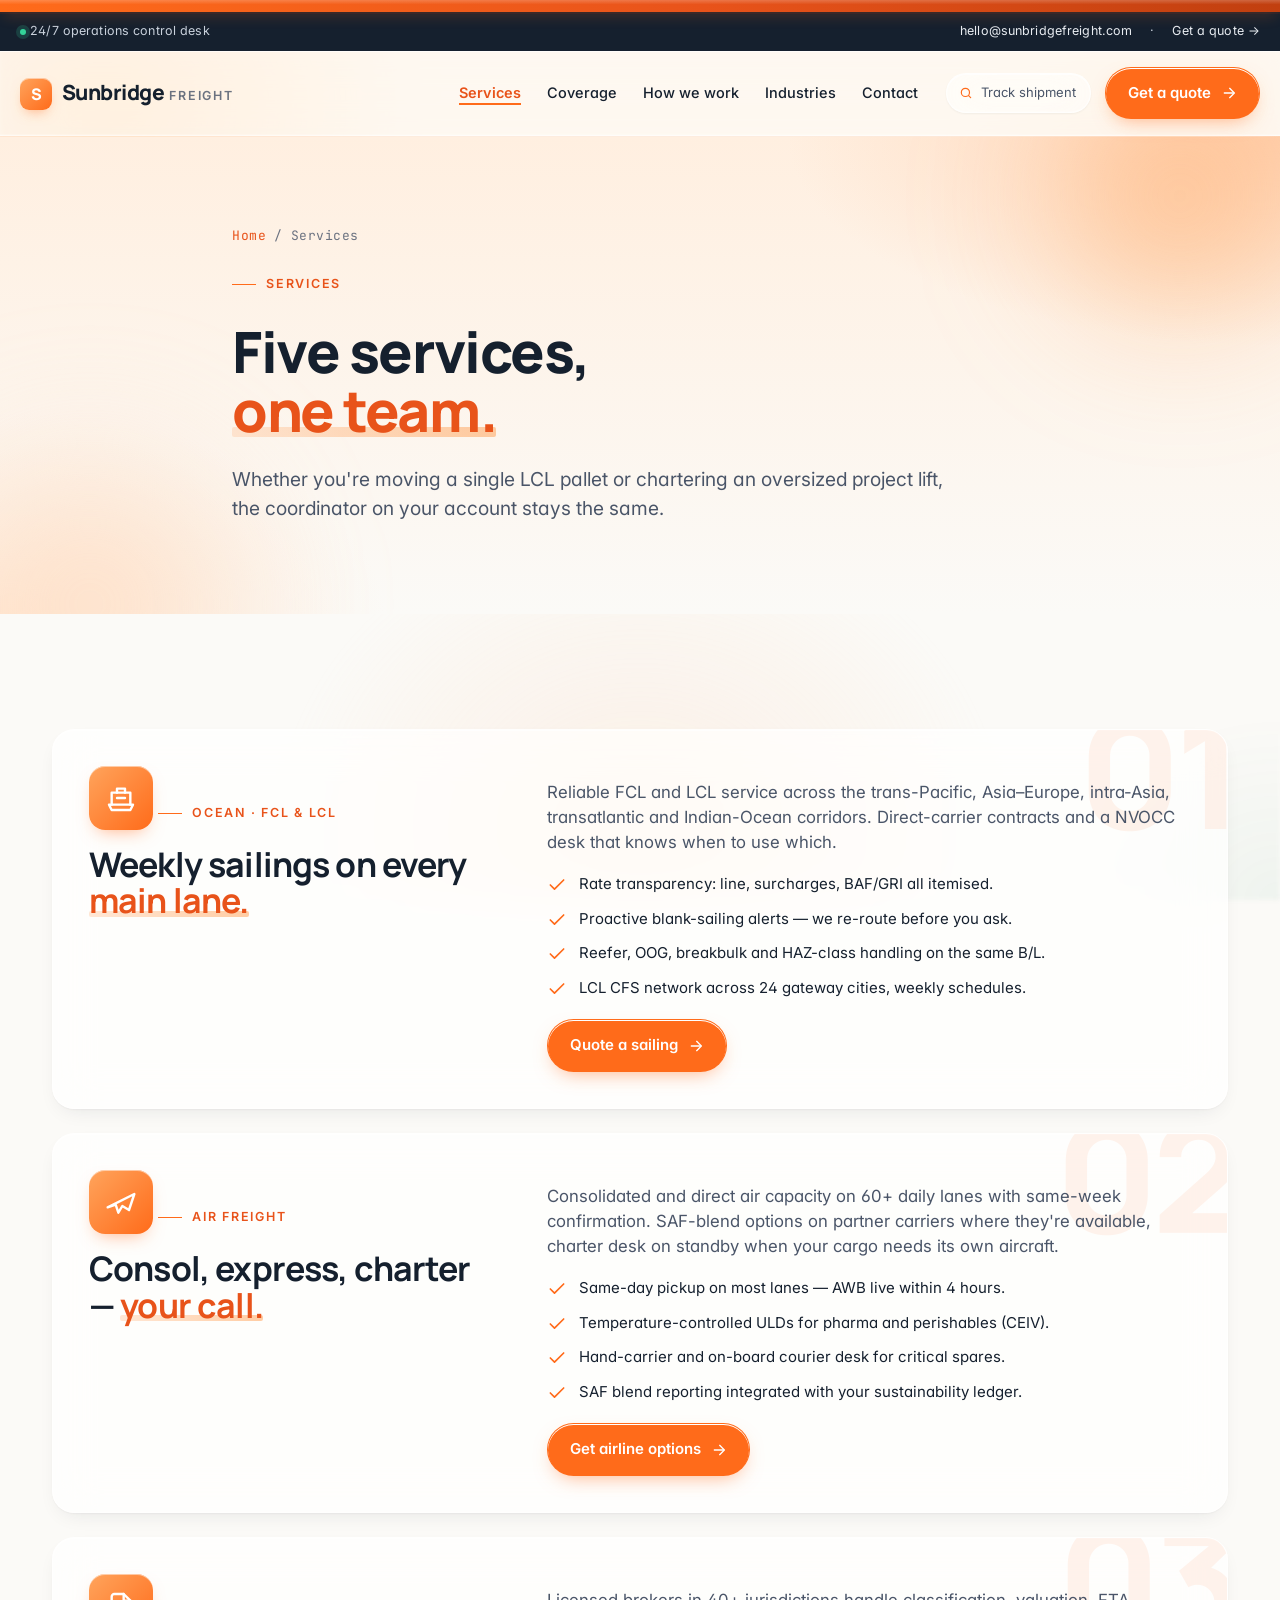
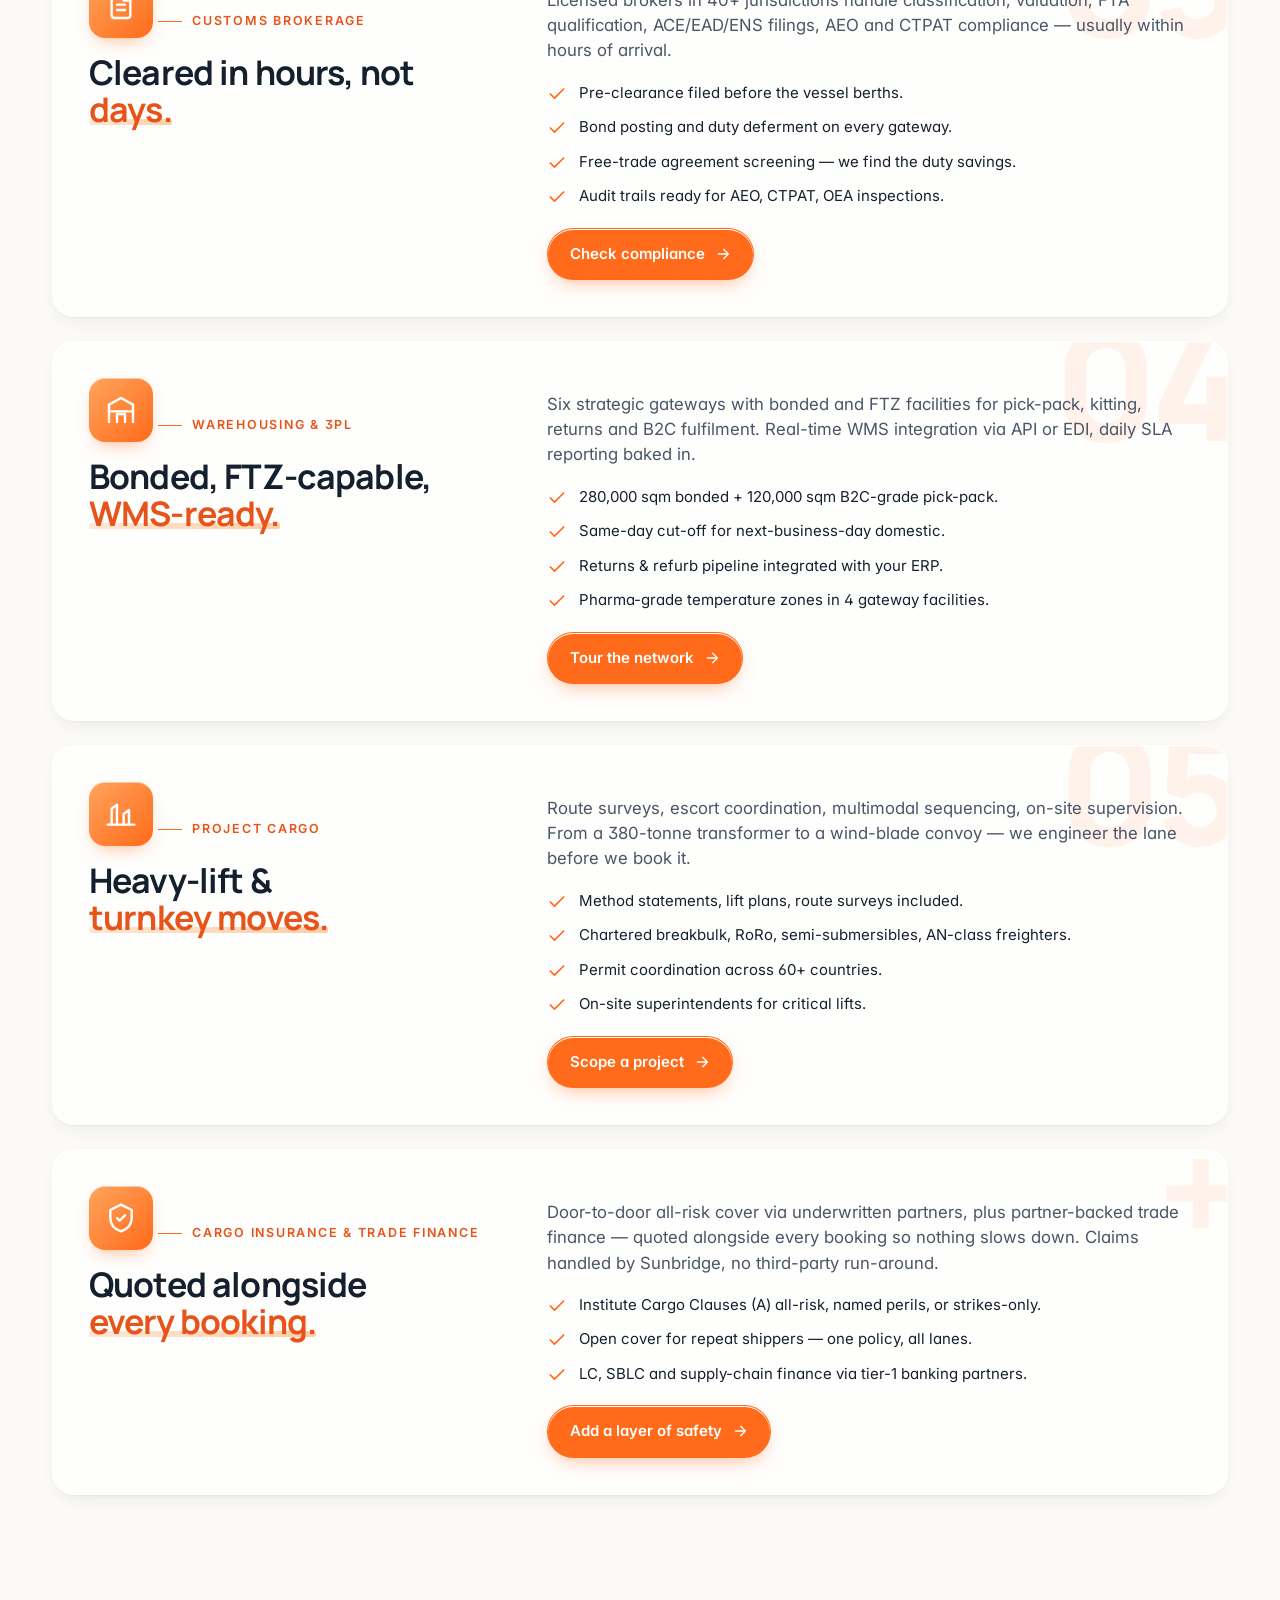
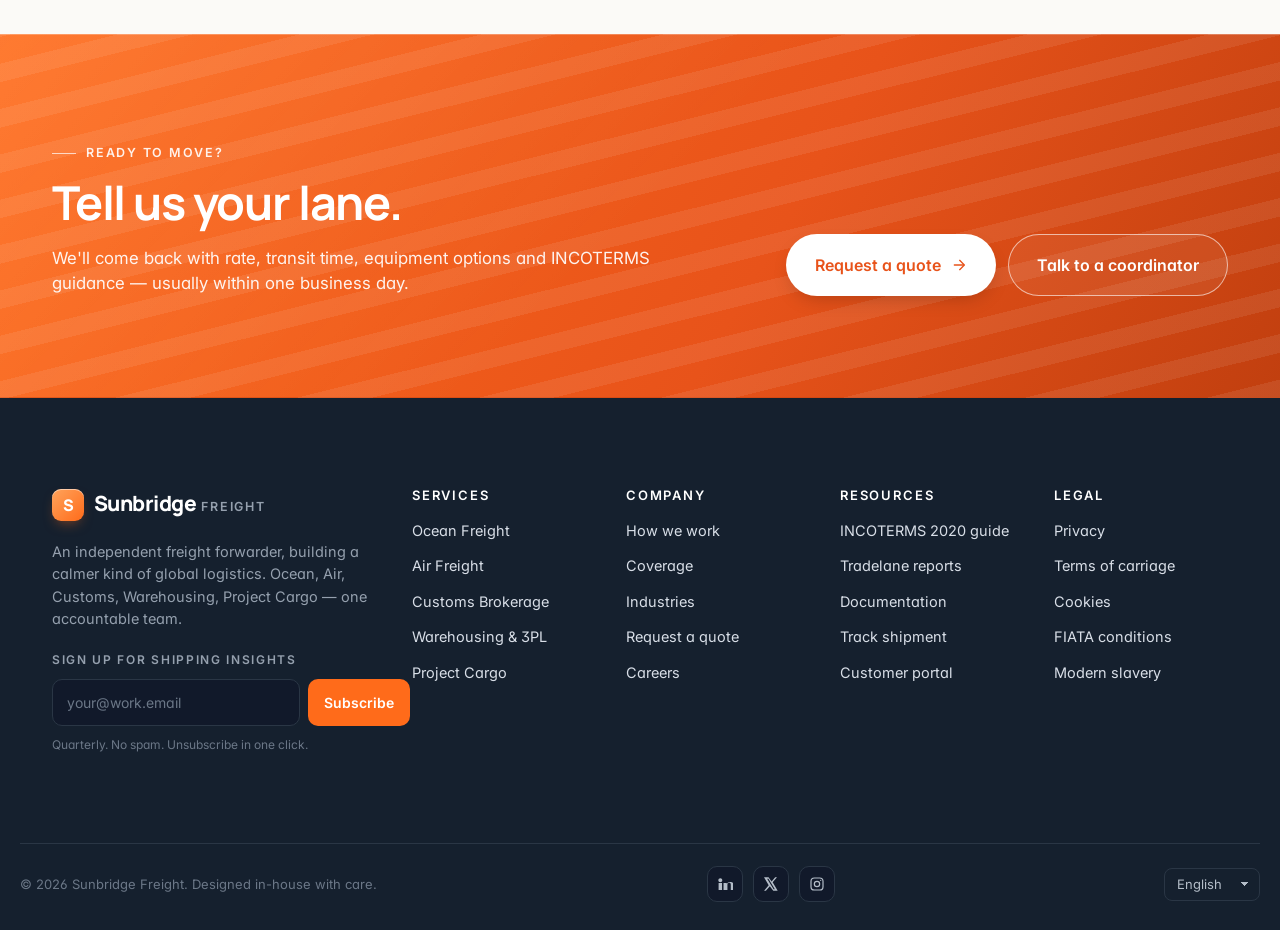
<file: services.html>
<!doctype html>
<html lang="en">
<head>
  <meta charset="utf-8" />
  <meta name="viewport" content="width=device-width, initial-scale=1" />
  <title>Services — Sunbridge Freight</title>
  <meta name="description" content="Ocean FCL/LCL, Air, Customs brokerage, Warehousing & 3PL, and Project cargo. Five disciplines under one accountable team." />
  <meta name="theme-color" content="#FF6B1A" />

  <link rel="icon" type="image/svg+xml" href="assets/favicon.svg" />
  <link rel="apple-touch-icon" href="assets/favicon.svg" />

  <meta property="og:type" content="website" />
  <meta property="og:title" content="Services — Sunbridge Freight" />
  <meta property="og:description" content="Ocean FCL/LCL, Air, Customs brokerage, Warehousing & 3PL, and Project cargo. Five disciplines under one accountable team." />
  <meta property="og:image" content="assets/img/og-cover.svg" />
  <meta name="twitter:card" content="summary_large_image" />

  <link rel="preconnect" href="https://fonts.googleapis.com" />
  <link rel="preconnect" href="https://fonts.gstatic.com" crossorigin />
  <link href="https://fonts.googleapis.com/css2?family=Manrope:wght@400;500;600;700;800&family=Inter:wght@400;500;600;700&family=JetBrains+Mono:wght@400;500&display=swap" rel="stylesheet" />

  <link rel="stylesheet" href="assets/css/styles.css" />
</head>
<body>

<div class="brand-band" aria-hidden="true"></div>

<div class="utility-bar">
  <div class="container utility-bar__inner">
    <div class="utility-bar__group">
      <span><span class="utility-bar__dot" aria-hidden="true"></span> 24/7 operations control desk</span>
    </div>
    <div class="utility-bar__group">
      <a href="mailto:hello@sunbridgefreight.com">hello@sunbridgefreight.com</a>
      <span aria-hidden="true">·</span>
      <a href="quote.html">Get a quote &rarr;</a>
    </div>
  </div>
</div>
<header class="site-header" id="top">
  <div class="container site-header__inner">
    <a class="brand" href="index.html" aria-label="Sunbridge Freight — Home">
      <span class="brand__mark" aria-hidden="true">S</span>
      <span class="brand__word"><strong>Sunbridge</strong> <span>Freight</span></span>
    </a>

    <button class="nav-toggle" aria-expanded="false" aria-controls="primary-nav" aria-label="Open navigation">
      <span class="nav-toggle__bar" aria-hidden="true"></span>
    </button>

    <nav class="nav" id="primary-nav" aria-label="Primary">
      <ul class="nav__list">
        <li><a href="services.html" aria-current="page">Services</a></li>
        <li><a href="coverage.html">Coverage</a></li>
        <li><a href="how-we-work.html">How we work</a></li>
        <li><a href="industries.html">Industries</a></li>
        <li><a href="contact.html">Contact</a></li>
      </ul>
      <div class="header-actions">
        <button class="track-pill" type="button" id="track-open" aria-haspopup="dialog">
          <svg viewBox="0 0 24 24" fill="none" stroke="currentColor" stroke-width="2" stroke-linecap="round" stroke-linejoin="round" aria-hidden="true"><circle cx="11" cy="11" r="7"/><path d="m20 20-3.5-3.5"/></svg>
          Track shipment
        </button>
        <a class="btn btn--primary" href="quote.html">
          Get a quote
          <svg viewBox="0 0 24 24" fill="none" stroke="currentColor" stroke-width="2" stroke-linecap="round" stroke-linejoin="round" aria-hidden="true"><path d="M5 12h14"/><path d="m13 5 7 7-7 7"/></svg>
        </a>
      </div>
    </nav>
  </div>
</header>
<section class="page-hero" aria-labelledby="page-hero-title">
  <div class="container page-hero__inner reveal">
    <div class="page-hero__crumbs">
      <a href="index.html">Home</a>
      <span aria-hidden="true">/</span>
      <span>Services</span>
    </div>
    <span class="eyebrow page-hero__eyebrow">Services</span>
    <h1 id="page-hero-title">Five services, <em>one team.</em></h1>
    <p class="page-hero__lede">Whether you're moving a single LCL pallet or chartering an oversized project lift, the coordinator on your account stays the same.</p>
  </div>
</section>

<main>
<section class="section">
  <div class="container">
    <article class="service-detail reveal" id="ocean" data-num="01">
      <div>
        <div class="service-detail__icon" aria-hidden="true">
          <svg viewBox="0 0 24 24" fill="none" stroke="currentColor" stroke-width="1.8" stroke-linecap="round" stroke-linejoin="round"><path d="M3 17h18l-2 4H5z"/><path d="M5 17V8h14v9"/><path d="M9 8V5h6v3"/><path d="M9 12h6"/></svg>
        </div>
        <span class="eyebrow" style="margin-top:18px;">Ocean &middot; FCL &amp; LCL</span>
        <h2>Weekly sailings on every <em>main lane.</em></h2>
      </div>
      <div>
        <p class="service-detail__lede">Reliable FCL and LCL service across the trans-Pacific, Asia–Europe, intra-Asia, transatlantic and Indian-Ocean corridors. Direct-carrier contracts and a NVOCC desk that knows when to use which.</p>
        <ul class="service-detail__points">
          <li><svg viewBox="0 0 24 24" fill="none" stroke="currentColor" stroke-width="2" stroke-linecap="round" stroke-linejoin="round"><path d="M20 6 9 17l-5-5"/></svg> Rate transparency: line, surcharges, BAF/GRI all itemised.</li>
          <li><svg viewBox="0 0 24 24" fill="none" stroke="currentColor" stroke-width="2" stroke-linecap="round" stroke-linejoin="round"><path d="M20 6 9 17l-5-5"/></svg> Proactive blank-sailing alerts &mdash; we re-route before you ask.</li>
          <li><svg viewBox="0 0 24 24" fill="none" stroke="currentColor" stroke-width="2" stroke-linecap="round" stroke-linejoin="round"><path d="M20 6 9 17l-5-5"/></svg> Reefer, OOG, breakbulk and HAZ-class handling on the same B/L.</li>
          <li><svg viewBox="0 0 24 24" fill="none" stroke="currentColor" stroke-width="2" stroke-linecap="round" stroke-linejoin="round"><path d="M20 6 9 17l-5-5"/></svg> LCL CFS network across 24 gateway cities, weekly schedules.</li>
        </ul>
        <a class="btn btn--primary service-detail__cta" href="quote.html?mode=Ocean+FCL">Quote a sailing
          <svg viewBox="0 0 24 24" fill="none" stroke="currentColor" stroke-width="2" stroke-linecap="round" stroke-linejoin="round"><path d="M5 12h14"/><path d="m13 5 7 7-7 7"/></svg>
        </a>
      </div>
    </article>

    <article class="service-detail reveal" id="air" data-num="02">
      <div>
        <div class="service-detail__icon" aria-hidden="true">
          <svg viewBox="0 0 24 24" fill="none" stroke="currentColor" stroke-width="1.8" stroke-linecap="round" stroke-linejoin="round"><path d="M2 16 22 6l-4 12-5-3-3 5-2-6z"/></svg>
        </div>
        <span class="eyebrow" style="margin-top:18px;">Air freight</span>
        <h2>Consol, express, charter &mdash; <em>your call.</em></h2>
      </div>
      <div>
        <p class="service-detail__lede">Consolidated and direct air capacity on 60+ daily lanes with same-week confirmation. SAF-blend options on partner carriers where they're available, charter desk on standby when your cargo needs its own aircraft.</p>
        <ul class="service-detail__points">
          <li><svg viewBox="0 0 24 24" fill="none" stroke="currentColor" stroke-width="2" stroke-linecap="round" stroke-linejoin="round"><path d="M20 6 9 17l-5-5"/></svg> Same-day pickup on most lanes &mdash; AWB live within 4 hours.</li>
          <li><svg viewBox="0 0 24 24" fill="none" stroke="currentColor" stroke-width="2" stroke-linecap="round" stroke-linejoin="round"><path d="M20 6 9 17l-5-5"/></svg> Temperature-controlled ULDs for pharma and perishables (CEIV).</li>
          <li><svg viewBox="0 0 24 24" fill="none" stroke="currentColor" stroke-width="2" stroke-linecap="round" stroke-linejoin="round"><path d="M20 6 9 17l-5-5"/></svg> Hand-carrier and on-board courier desk for critical spares.</li>
          <li><svg viewBox="0 0 24 24" fill="none" stroke="currentColor" stroke-width="2" stroke-linecap="round" stroke-linejoin="round"><path d="M20 6 9 17l-5-5"/></svg> SAF blend reporting integrated with your sustainability ledger.</li>
        </ul>
        <a class="btn btn--primary service-detail__cta" href="quote.html?mode=Air">Get airline options
          <svg viewBox="0 0 24 24" fill="none" stroke="currentColor" stroke-width="2" stroke-linecap="round" stroke-linejoin="round"><path d="M5 12h14"/><path d="m13 5 7 7-7 7"/></svg>
        </a>
      </div>
    </article>

    <article class="service-detail reveal" id="customs" data-num="03">
      <div>
        <div class="service-detail__icon" aria-hidden="true">
          <svg viewBox="0 0 24 24" fill="none" stroke="currentColor" stroke-width="1.8" stroke-linecap="round" stroke-linejoin="round"><path d="M9 11h6"/><path d="M9 15h6"/><path d="M14 3H7a2 2 0 0 0-2 2v14a2 2 0 0 0 2 2h10a2 2 0 0 0 2-2V8z"/><path d="M14 3v5h5"/></svg>
        </div>
        <span class="eyebrow" style="margin-top:18px;">Customs brokerage</span>
        <h2>Cleared in hours, not <em>days.</em></h2>
      </div>
      <div>
        <p class="service-detail__lede">Licensed brokers in 40+ jurisdictions handle classification, valuation, FTA qualification, ACE/EAD/ENS filings, AEO and CTPAT compliance &mdash; usually within hours of arrival.</p>
        <ul class="service-detail__points">
          <li><svg viewBox="0 0 24 24" fill="none" stroke="currentColor" stroke-width="2" stroke-linecap="round" stroke-linejoin="round"><path d="M20 6 9 17l-5-5"/></svg> Pre-clearance filed before the vessel berths.</li>
          <li><svg viewBox="0 0 24 24" fill="none" stroke="currentColor" stroke-width="2" stroke-linecap="round" stroke-linejoin="round"><path d="M20 6 9 17l-5-5"/></svg> Bond posting and duty deferment on every gateway.</li>
          <li><svg viewBox="0 0 24 24" fill="none" stroke="currentColor" stroke-width="2" stroke-linecap="round" stroke-linejoin="round"><path d="M20 6 9 17l-5-5"/></svg> Free-trade agreement screening &mdash; we find the duty savings.</li>
          <li><svg viewBox="0 0 24 24" fill="none" stroke="currentColor" stroke-width="2" stroke-linecap="round" stroke-linejoin="round"><path d="M20 6 9 17l-5-5"/></svg> Audit trails ready for AEO, CTPAT, OEA inspections.</li>
        </ul>
        <a class="btn btn--primary service-detail__cta" href="contact.html">Check compliance
          <svg viewBox="0 0 24 24" fill="none" stroke="currentColor" stroke-width="2" stroke-linecap="round" stroke-linejoin="round"><path d="M5 12h14"/><path d="m13 5 7 7-7 7"/></svg>
        </a>
      </div>
    </article>

    <article class="service-detail reveal" id="warehousing" data-num="04">
      <div>
        <div class="service-detail__icon" aria-hidden="true">
          <svg viewBox="0 0 24 24" fill="none" stroke="currentColor" stroke-width="1.8" stroke-linecap="round" stroke-linejoin="round"><path d="M3 21V8l9-5 9 5v13"/><path d="M9 21v-6h6v6"/><path d="M3 13h18"/></svg>
        </div>
        <span class="eyebrow" style="margin-top:18px;">Warehousing &amp; 3PL</span>
        <h2>Bonded, FTZ-capable, <em>WMS-ready.</em></h2>
      </div>
      <div>
        <p class="service-detail__lede">Six strategic gateways with bonded and FTZ facilities for pick-pack, kitting, returns and B2C fulfilment. Real-time WMS integration via API or EDI, daily SLA reporting baked in.</p>
        <ul class="service-detail__points">
          <li><svg viewBox="0 0 24 24" fill="none" stroke="currentColor" stroke-width="2" stroke-linecap="round" stroke-linejoin="round"><path d="M20 6 9 17l-5-5"/></svg> 280,000 sqm bonded + 120,000 sqm B2C-grade pick-pack.</li>
          <li><svg viewBox="0 0 24 24" fill="none" stroke="currentColor" stroke-width="2" stroke-linecap="round" stroke-linejoin="round"><path d="M20 6 9 17l-5-5"/></svg> Same-day cut-off for next-business-day domestic.</li>
          <li><svg viewBox="0 0 24 24" fill="none" stroke="currentColor" stroke-width="2" stroke-linecap="round" stroke-linejoin="round"><path d="M20 6 9 17l-5-5"/></svg> Returns &amp; refurb pipeline integrated with your ERP.</li>
          <li><svg viewBox="0 0 24 24" fill="none" stroke="currentColor" stroke-width="2" stroke-linecap="round" stroke-linejoin="round"><path d="M20 6 9 17l-5-5"/></svg> Pharma-grade temperature zones in 4 gateway facilities.</li>
        </ul>
        <a class="btn btn--primary service-detail__cta" href="contact.html">Tour the network
          <svg viewBox="0 0 24 24" fill="none" stroke="currentColor" stroke-width="2" stroke-linecap="round" stroke-linejoin="round"><path d="M5 12h14"/><path d="m13 5 7 7-7 7"/></svg>
        </a>
      </div>
    </article>

    <article class="service-detail reveal" id="project" data-num="05">
      <div>
        <div class="service-detail__icon" aria-hidden="true">
          <svg viewBox="0 0 24 24" fill="none" stroke="currentColor" stroke-width="1.8" stroke-linecap="round" stroke-linejoin="round"><path d="M2 20h20"/><path d="M5 20V8l4-3v15"/><path d="M14 20V12l4-3v11"/><path d="M9 11h0"/><path d="M18 13h0"/></svg>
        </div>
        <span class="eyebrow" style="margin-top:18px;">Project cargo</span>
        <h2>Heavy-lift &amp; <em>turnkey moves.</em></h2>
      </div>
      <div>
        <p class="service-detail__lede">Route surveys, escort coordination, multimodal sequencing, on-site supervision. From a 380-tonne transformer to a wind-blade convoy &mdash; we engineer the lane before we book it.</p>
        <ul class="service-detail__points">
          <li><svg viewBox="0 0 24 24" fill="none" stroke="currentColor" stroke-width="2" stroke-linecap="round" stroke-linejoin="round"><path d="M20 6 9 17l-5-5"/></svg> Method statements, lift plans, route surveys included.</li>
          <li><svg viewBox="0 0 24 24" fill="none" stroke="currentColor" stroke-width="2" stroke-linecap="round" stroke-linejoin="round"><path d="M20 6 9 17l-5-5"/></svg> Chartered breakbulk, RoRo, semi-submersibles, AN-class freighters.</li>
          <li><svg viewBox="0 0 24 24" fill="none" stroke="currentColor" stroke-width="2" stroke-linecap="round" stroke-linejoin="round"><path d="M20 6 9 17l-5-5"/></svg> Permit coordination across 60+ countries.</li>
          <li><svg viewBox="0 0 24 24" fill="none" stroke="currentColor" stroke-width="2" stroke-linecap="round" stroke-linejoin="round"><path d="M20 6 9 17l-5-5"/></svg> On-site superintendents for critical lifts.</li>
        </ul>
        <a class="btn btn--primary service-detail__cta" href="contact.html">Scope a project
          <svg viewBox="0 0 24 24" fill="none" stroke="currentColor" stroke-width="2" stroke-linecap="round" stroke-linejoin="round"><path d="M5 12h14"/><path d="m13 5 7 7-7 7"/></svg>
        </a>
      </div>
    </article>

    <article class="service-detail reveal" id="insurance" data-num="+">
      <div>
        <div class="service-detail__icon" aria-hidden="true">
          <svg viewBox="0 0 24 24" fill="none" stroke="currentColor" stroke-width="1.8" stroke-linecap="round" stroke-linejoin="round"><path d="M12 2 4 6v6c0 5 3.5 8.5 8 10 4.5-1.5 8-5 8-10V6z"/><path d="m9 12 2 2 4-4"/></svg>
        </div>
        <span class="eyebrow" style="margin-top:18px;">Cargo insurance &amp; trade finance</span>
        <h2>Quoted alongside <em>every booking.</em></h2>
      </div>
      <div>
        <p class="service-detail__lede">Door-to-door all-risk cover via underwritten partners, plus partner-backed trade finance &mdash; quoted alongside every booking so nothing slows down. Claims handled by Sunbridge, no third-party run-around.</p>
        <ul class="service-detail__points">
          <li><svg viewBox="0 0 24 24" fill="none" stroke="currentColor" stroke-width="2" stroke-linecap="round" stroke-linejoin="round"><path d="M20 6 9 17l-5-5"/></svg> Institute Cargo Clauses (A) all-risk, named perils, or strikes-only.</li>
          <li><svg viewBox="0 0 24 24" fill="none" stroke="currentColor" stroke-width="2" stroke-linecap="round" stroke-linejoin="round"><path d="M20 6 9 17l-5-5"/></svg> Open cover for repeat shippers &mdash; one policy, all lanes.</li>
          <li><svg viewBox="0 0 24 24" fill="none" stroke="currentColor" stroke-width="2" stroke-linecap="round" stroke-linejoin="round"><path d="M20 6 9 17l-5-5"/></svg> LC, SBLC and supply-chain finance via tier-1 banking partners.</li>
        </ul>
        <a class="btn btn--primary service-detail__cta" href="contact.html">Add a layer of safety
          <svg viewBox="0 0 24 24" fill="none" stroke="currentColor" stroke-width="2" stroke-linecap="round" stroke-linejoin="round"><path d="M5 12h14"/><path d="m13 5 7 7-7 7"/></svg>
        </a>
      </div>
    </article>
  </div>
</section>
</main>
<section class="dhl-block">
  <div class="container">
    <div class="dhl-block__grid">
      <div>
        <span class="eyebrow">Ready to move?</span>
        <h2 style="margin-top:14px;">Tell us your lane.</h2>
        <p style="margin-top:18px;font-size:1.05rem;max-width:60ch;">We'll come back with rate, transit time, equipment options and INCOTERMS guidance — usually within one business day.</p>
      </div>
      <div style="display:flex;gap:12px;flex-wrap:wrap;">
        <a class="btn btn--primary btn--lg" href="quote.html">
          Request a quote
          <svg viewBox="0 0 24 24" fill="none" stroke="currentColor" stroke-width="2" stroke-linecap="round" stroke-linejoin="round" aria-hidden="true"><path d="M5 12h14"/><path d="m13 5 7 7-7 7"/></svg>
        </a>
        <a class="btn btn--ghost btn--lg" href="contact.html">Talk to a coordinator</a>
      </div>
    </div>
  </div>
</section>
<footer class="site-footer">
  <div class="container site-footer__top">
    <div class="footer-brand">
      <a class="brand" href="index.html" aria-label="Sunbridge Freight — Home">
        <span class="brand__mark" aria-hidden="true">S</span>
        <span class="brand__word"><strong>Sunbridge</strong> <span>Freight</span></span>
      </a>
      <p>An independent freight forwarder, building a calmer kind of global logistics. Ocean, Air, Customs, Warehousing, Project Cargo — one accountable team.</p>
      <form class="newsletter" id="newsletter" novalidate>
        <label for="nl-email" style="font-size:12px;letter-spacing:.14em;text-transform:uppercase;font-weight:600;color:#95A0AE;">Sign up for shipping insights</label>
        <div class="newsletter__row">
          <input id="nl-email" type="email" required placeholder="your@work.email" autocomplete="email" />
          <button type="submit">Subscribe</button>
        </div>
        <span class="newsletter__note">Quarterly. No spam. Unsubscribe in one click.</span>
        <span class="newsletter__success" hidden>Thanks — we'll be in touch.</span>
      </form>
    </div>

    <div class="footer__col">
      <h4>Services</h4>
      <ul>
        <li><a href="services.html#ocean">Ocean Freight</a></li>
        <li><a href="services.html#air">Air Freight</a></li>
        <li><a href="services.html#customs">Customs Brokerage</a></li>
        <li><a href="services.html#warehousing">Warehousing &amp; 3PL</a></li>
        <li><a href="services.html#project">Project Cargo</a></li>
      </ul>
    </div>
    <div class="footer__col">
      <h4>Company</h4>
      <ul>
        <li><a href="how-we-work.html">How we work</a></li>
        <li><a href="coverage.html">Coverage</a></li>
        <li><a href="industries.html">Industries</a></li>
        <li><a href="quote.html">Request a quote</a></li>
        <li><a href="mailto:careers@sunbridgefreight.com">Careers</a></li>
      </ul>
    </div>
    <div class="footer__col">
      <h4>Resources</h4>
      <ul>
        <li><a href="#">INCOTERMS 2020 guide</a></li>
        <li><a href="#">Tradelane reports</a></li>
        <li><a href="#">Documentation</a></li>
        <li><a href="#">Track shipment</a></li>
        <li><a href="#">Customer portal</a></li>
      </ul>
    </div>
    <div class="footer__col">
      <h4>Legal</h4>
      <ul>
        <li><a href="#">Privacy</a></li>
        <li><a href="#">Terms of carriage</a></li>
        <li><a href="#">Cookies</a></li>
        <li><a href="#">FIATA conditions</a></li>
        <li><a href="#">Modern slavery</a></li>
      </ul>
    </div>
  </div>

  <div class="container site-footer__bottom">
    <span>© <span id="year">2026</span> Sunbridge Freight. Designed in-house with care.</span>
    <div class="social" aria-label="Social media">
      <a href="#" aria-label="LinkedIn"><svg viewBox="0 0 24 24" fill="currentColor"><path d="M4.98 3.5C3.34 3.5 2 4.84 2 6.48s1.34 2.98 2.98 2.98 2.98-1.34 2.98-2.98S6.62 3.5 4.98 3.5zM2.4 10.4h5.16V21H2.4zM9.78 10.4h4.95v1.45h.07c.69-1.3 2.37-2.67 4.88-2.67 5.22 0 6.19 3.43 6.19 7.89V21h-5.16v-7.07c0-1.69-.03-3.86-2.35-3.86-2.36 0-2.72 1.84-2.72 3.74V21H9.78z"/></svg></a>
      <a href="#" aria-label="X (Twitter)"><svg viewBox="0 0 24 24" fill="currentColor"><path d="M18.244 2H21l-6.522 7.45L22 22h-6.594l-5.157-6.74L4.34 22H1.582l6.97-7.962L1.5 2h6.762l4.66 6.16L18.244 2zm-2.31 18h1.83L8.16 4H6.205l9.728 16z"/></svg></a>
      <a href="#" aria-label="Instagram"><svg viewBox="0 0 24 24" fill="none" stroke="currentColor" stroke-width="1.8"><rect x="3" y="3" width="18" height="18" rx="5"/><circle cx="12" cy="12" r="4"/><circle cx="17.5" cy="6.5" r="1" fill="currentColor" stroke="none"/></svg></a>
    </div>
    <label class="sr-only" for="lang">Language</label>
    <select class="lang-switcher" id="lang" aria-label="Language">
      <option>English</option>
      <option>Deutsch</option>
      <option>Français</option>
      <option>中文</option>
    </select>
  </div>
</footer>
<dialog class="track-dialog" id="track-dialog" aria-labelledby="track-title">
  <div class="track-dialog__inner">
    <button class="track-dialog__close" id="track-close" aria-label="Close">
      <svg viewBox="0 0 24 24" fill="none" stroke="currentColor" stroke-width="2" stroke-linecap="round"><path d="M18 6 6 18"/><path d="m6 6 12 12"/></svg>
    </button>
    <span class="eyebrow">Tracking</span>
    <h3 id="track-title" style="margin-top:10px;">Track a shipment</h3>
    <p class="text-soft">Demo input — paste any reference (e.g. SBF-2104-77-AKL) and we'll echo back a sample status.</p>
    <form class="track-dialog__row" id="track-form">
      <input type="text" id="track-input" placeholder="Shipment reference" autocomplete="off" />
      <button type="submit" class="btn btn--primary">Track</button>
    </form>
    <p class="track-dialog__feedback" id="track-feedback" aria-live="polite"></p>
  </div>
</dialog>

<script src="assets/js/main.js" defer></script>
</body>
</html>
</file>
<file: assets/css/styles.css>
/* =========================================================================
   Sunbridge Freight — single stylesheet
   Layers: reset, tokens, base, layout, components, sections, utilities
   ========================================================================= */

/* ---------- 1. RESET ---------- */
*, *::before, *::after { box-sizing: border-box; }
* { margin: 0; }
html { -webkit-text-size-adjust: 100%; text-size-adjust: 100%; scroll-behavior: smooth; }
body { line-height: 1.5; -webkit-font-smoothing: antialiased; }
img, picture, svg, video { display: block; max-width: 100%; height: auto; }
input, button, textarea, select { font: inherit; color: inherit; }
button { background: none; border: 0; cursor: pointer; padding: 0; }
a { color: inherit; text-decoration: none; }
ul, ol { list-style: none; padding: 0; }
:focus { outline: none; }
:focus-visible {
  outline: 2px solid var(--color-primary);
  outline-offset: 3px;
  border-radius: 4px;
}

/* ---------- 2. TOKENS ---------- */
:root {
  /* palette — vivid saturated orange family */
  --color-bg:          #FBFAF7;
  --color-surface:     #FFFFFF;
  --color-surface-2:   #FFEFE0;
  --color-primary:     #FF6B1A;
  --color-primary-h:   #E8531A;
  --color-primary-d:   #C13F0F;   /* deep orange — text accents, deep shadows */
  --color-primary-2:   #FFA45C;
  --color-primary-3:   #FFD4B5;
  --color-primary-4:   #FFEBD9;
  --color-ink:         #15202E;
  --color-ink-2:       #4A5568;
  --color-ink-3:       #6B7280;
  --color-line:        #E8E0D6;
  --color-line-2:      #F0EBE3;
  --color-accent:      #1F8F66;   /* deeper green for contrast */

  /* typography — Manrope (operational geometric sans) for display, Inter for UI/body */
  --font-sans: 'Inter', system-ui, -apple-system, "Segoe UI", Roboto, sans-serif;
  --font-display: 'Manrope', 'Inter', system-ui, -apple-system, sans-serif;
  --font-mono: 'JetBrains Mono', ui-monospace, "SF Mono", Menlo, monospace;

  /* radii / shadows */
  --radius-sm: 8px;
  --radius-md: 14px;
  --radius-lg: 22px;
  --radius-pill: 999px;
  --shadow-sm: 0 1px 2px rgba(26,35,49,.06);
  --shadow-md: 0 2px 4px rgba(26,35,49,.04), 0 12px 32px -12px rgba(26,35,49,.12);
  --shadow-lg: 0 4px 12px rgba(26,35,49,.06), 0 24px 60px -16px rgba(26,35,49,.18);

  /* frosted glass system */
  --glass-bg:           rgba(255, 255, 255, 0.55);
  --glass-bg-strong:    rgba(255, 255, 255, 0.72);
  --glass-bg-warm:      rgba(255, 244, 232, 0.55);
  --glass-bg-deep:      rgba(26, 35, 49, 0.55);
  --glass-border:       rgba(255, 255, 255, 0.55);
  --glass-border-warm:  rgba(255, 107, 26, 0.18);
  --glass-border-deep:  rgba(255, 255, 255, 0.10);
  --glass-blur:         saturate(160%) blur(22px);
  --glass-blur-strong:  saturate(180%) blur(34px);
  --glass-highlight:    inset 0 1px 0 rgba(255,255,255,0.65), inset 0 -1px 0 rgba(255,255,255,0.18);
  --glass-shadow:       0 1px 2px rgba(26,35,49,.04), 0 18px 40px -18px rgba(26,35,49,.18), 0 32px 80px -32px rgba(255,107,26,.16);
  --glass-shadow-soft:  0 1px 2px rgba(26,35,49,.04), 0 8px 22px -10px rgba(26,35,49,.12);

  /* spatial */
  --container: 1240px;
  --gutter: clamp(16px, 4vw, 32px);
  --space-section: clamp(72px, 9vw, 132px);

  /* motion */
  --ease: cubic-bezier(.2,.7,.2,1);
  --t-fast: 180ms;
  --t-med:  280ms;
  --t-slow: 520ms;
}

/* ---------- 3. BASE ---------- */
body {
  font-family: var(--font-sans);
  font-size: 17px;
  color: var(--color-ink);
  background: var(--color-bg);
  font-feature-settings: "ss01", "cv11";
  position: relative;
  overflow-x: hidden;
}

/* Ambient warm orbs — fixed in viewport so every section gets warm light
   behind frosted surfaces. Kept very large + very soft. */
body::before {
  content: "";
  position: fixed;
  inset: 0;
  z-index: 0;
  pointer-events: none;
  background:
    radial-gradient(40vmax 32vmax at 8% 12%,  rgba(255,164,92,.22) 0%, transparent 60%),
    radial-gradient(36vmax 30vmax at 92% 30%, rgba(255,176,122,.20) 0%, transparent 62%),
    radial-gradient(44vmax 38vmax at 50% 92%, rgba(255,212,181,.26) 0%, transparent 65%),
    radial-gradient(28vmax 24vmax at 100% 100%, rgba(47,143,111,.06) 0%, transparent 60%);
  filter: blur(2px);
}
body > * { position: relative; z-index: 1; }
@media (prefers-reduced-motion: no-preference) {
  body::before { animation: ambientDrift 38s ease-in-out infinite alternate; }
}
@keyframes ambientDrift {
  0%   { transform: translate3d(0, 0, 0) scale(1); }
  100% { transform: translate3d(-2%, 1.5%, 0) scale(1.04); }
}
h1, h2, h3, h4 {
  font-family: var(--font-display);
  font-weight: 700;
  line-height: 1.08;
  letter-spacing: -0.025em;
  color: var(--color-ink);
}
h1 { font-size: clamp(2.6rem, 4.2vw + 1rem, 5.2rem); font-weight: 800; letter-spacing: -0.03em; line-height: 1.04; }
h2 { font-size: clamp(2rem, 2.5vw + 1rem, 3.2rem); font-weight: 700; }
h3 { font-size: clamp(1.25rem, .6vw + 1rem, 1.5rem); font-weight: 700; letter-spacing: -0.02em; }
h4 { font-size: 1.125rem; font-weight: 700; letter-spacing: -0.015em; }
p { color: var(--color-ink-2); }
strong { color: var(--color-ink); font-weight: 600; }
::selection { background: var(--color-primary-3); color: var(--color-ink); }

/* ---------- 4. LAYOUT ---------- */
.container {
  max-width: var(--container);
  margin-inline: auto;
  padding-inline: var(--gutter);
}
.section {
  padding-block: var(--space-section);
}
.section--tight { padding-block: clamp(48px, 6vw, 80px); }
.section--surface { background: rgba(255, 255, 255, 0.4); backdrop-filter: blur(8px); -webkit-backdrop-filter: blur(8px); }
.section--tint { background: rgba(255, 244, 232, 0.45); backdrop-filter: blur(8px); -webkit-backdrop-filter: blur(8px); }
.section--ink { background: var(--color-ink); color: #E8ECF1; }
.section--ink h2, .section--ink h3 { color: #fff; }
.section--ink p { color: #B4BDC8; }

.eyebrow {
  display: inline-flex;
  align-items: center;
  gap: 10px;
  font-family: var(--font-sans);
  font-size: 12.5px;
  font-weight: 600;
  letter-spacing: .14em;
  text-transform: uppercase;
  color: var(--color-primary-h);
}
.eyebrow::before {
  content: "";
  width: 24px;
  height: 1px;
  background: var(--color-primary);
}

.section__head {
  display: grid;
  grid-template-columns: 1fr;
  gap: 20px;
  margin-bottom: clamp(40px, 5vw, 72px);
  max-width: 760px;
}
.section__head--split {
  grid-template-columns: 1fr;
  align-items: end;
  max-width: none;
}
@media (min-width: 880px) {
  .section__head--split {
    grid-template-columns: minmax(0,1fr) auto;
    gap: 48px;
  }
}
.section__lede { color: var(--color-ink-2); font-size: 1.075rem; max-width: 60ch; }

/* ---------- 5. COMPONENTS ---------- */

/* buttons */
.btn {
  display: inline-flex;
  align-items: center;
  gap: 10px;
  padding: 14px 22px;
  font-weight: 600;
  font-size: 15px;
  border-radius: var(--radius-pill);
  transition: transform var(--t-fast) var(--ease),
              background var(--t-med) var(--ease),
              color var(--t-med) var(--ease),
              box-shadow var(--t-med) var(--ease),
              border-color var(--t-med) var(--ease);
  white-space: nowrap;
  border: 1px solid transparent;
  cursor: pointer;
}
.btn svg { width: 16px; height: 16px; transition: transform var(--t-med) var(--ease); }
.btn:hover svg { transform: translateX(3px); }
.btn--primary {
  background: var(--color-primary);
  color: #fff;
  box-shadow: 0 1px 0 #fff inset, 0 8px 20px -8px rgba(255,107,26,.55);
}
.btn--primary:hover { background: var(--color-primary-h); transform: translateY(-1px); }
.btn--ghost {
  background: transparent;
  color: var(--color-ink);
  border-color: var(--color-line);
}
.btn--ghost:hover { background: var(--color-surface); border-color: var(--color-ink); }
.btn--light {
  background: #fff;
  color: var(--color-ink);
  border-color: rgba(0,0,0,.06);
  box-shadow: var(--shadow-sm);
}
.btn--light:hover { box-shadow: var(--shadow-md); transform: translateY(-1px); }
.btn--lg { padding: 18px 28px; font-size: 16px; }
.btn--block { width: 100%; justify-content: center; }

/* reveal */
.reveal {
  opacity: 0;
  transform: translateY(16px);
  transition: opacity var(--t-slow) var(--ease), transform var(--t-slow) var(--ease);
}
.reveal.is-visible { opacity: 1; transform: none; }
@media (prefers-reduced-motion: reduce) {
  .reveal { opacity: 1; transform: none; transition: none; }
  *, *::before, *::after { animation-duration: 0.001ms !important; transition-duration: 0.001ms !important; }
  html { scroll-behavior: auto; }
}

/* utility classes */
.sr-only {
  position: absolute !important; width: 1px; height: 1px; padding: 0; margin: -1px;
  overflow: hidden; clip: rect(0,0,0,0); white-space: nowrap; border: 0;
}
.text-mono { font-family: var(--font-mono); font-feature-settings: "tnum"; }
.text-soft { color: var(--color-ink-2); }
.divider-line { height: 1px; background: var(--color-line); border: 0; margin: 0; }

/* ---------- 6. HEADER ---------- */
.utility-bar {
  background: var(--color-ink);
  color: #C9D1DC;
  font-size: 12.5px;
  letter-spacing: .01em;
}
.utility-bar__inner {
  display: flex;
  justify-content: space-between;
  align-items: center;
  gap: 24px;
  padding: 10px 0;
  flex-wrap: wrap;
}
.utility-bar a { color: #E8ECF1; }
.utility-bar a:hover { color: #fff; text-decoration: underline; }
.utility-bar__group { display: flex; gap: 18px; align-items: center; flex-wrap: wrap; }
.utility-bar__dot { width: 6px; height: 6px; border-radius: 50%; background: #34D399; box-shadow: 0 0 0 4px rgba(52,211,153,.18); display: inline-block; }

.site-header {
  position: sticky;
  top: 0;
  z-index: 50;
  background: rgba(255, 247, 238, 0.62);
  backdrop-filter: var(--glass-blur-strong);
  -webkit-backdrop-filter: var(--glass-blur-strong);
  border-bottom: 1px solid rgba(255, 255, 255, 0.55);
  box-shadow: var(--glass-highlight), 0 1px 0 rgba(255, 107, 26, 0.05);
  transition: background var(--t-med) var(--ease), border-color var(--t-med) var(--ease), box-shadow var(--t-med) var(--ease);
}
.site-header.is-scrolled {
  background: rgba(255, 248, 240, 0.78);
  border-bottom-color: rgba(255, 107, 26, 0.15);
  box-shadow: var(--glass-highlight), 0 8px 24px -12px rgba(26, 35, 49, 0.12);
}
.site-header__inner {
  display: flex;
  align-items: center;
  gap: 32px;
  padding: 16px 0;
}
.brand {
  display: inline-flex;
  align-items: baseline;
  gap: 10px;
  font-family: var(--font-display);
  font-size: 21px;
  font-weight: 800;
  letter-spacing: -0.025em;
  color: var(--color-ink);
}
.brand__mark {
  display: inline-flex;
  align-items: center;
  justify-content: center;
  width: 32px; height: 32px;
  border-radius: 9px;
  background: linear-gradient(135deg, var(--color-primary-2), var(--color-primary));
  color: #fff;
  font-family: var(--font-display);
  font-size: 16px;
  font-weight: 800;
  letter-spacing: -0.02em;
  box-shadow: 0 1px 0 rgba(255,255,255,.5) inset, 0 6px 14px -6px rgba(255,107,26,.6);
}
.brand__word { display: inline-flex; align-items: baseline; gap: 5px; }
.brand__word strong { font-weight: 800; }
.brand__word span {
  font-family: var(--font-sans);
  font-size: 12.5px;
  font-weight: 600;
  letter-spacing: .14em;
  text-transform: uppercase;
  color: var(--color-ink-3);
}

.nav {
  display: flex;
  align-items: center;
  gap: 28px;
  margin-left: auto;
}
.nav__list { display: flex; gap: 26px; align-items: center; }
.nav__list a {
  font-size: 14.5px;
  font-weight: 500;
  color: var(--color-ink);
  padding: 8px 0;
  position: relative;
  transition: color var(--t-fast) var(--ease);
}
.nav__list a::after {
  content: "";
  position: absolute;
  left: 0; right: 100%;
  bottom: 4px;
  height: 1px;
  background: var(--color-primary);
  transition: right var(--t-med) var(--ease);
}
.nav__list a:hover::after { right: 0; }

.header-actions { display: flex; align-items: center; gap: 14px; }
.track-pill {
  display: inline-flex;
  align-items: center;
  gap: 8px;
  padding: 9px 14px 9px 12px;
  border-radius: var(--radius-pill);
  background: rgba(255, 255, 255, 0.55);
  backdrop-filter: var(--glass-blur);
  -webkit-backdrop-filter: var(--glass-blur);
  border: 1px solid rgba(255, 255, 255, 0.7);
  box-shadow: var(--glass-highlight), 0 1px 2px rgba(26, 35, 49, 0.05);
  font-size: 13px;
  color: var(--color-ink-2);
  transition: border-color var(--t-fast) var(--ease), box-shadow var(--t-fast) var(--ease), background var(--t-fast) var(--ease);
  cursor: pointer;
}
.track-pill:hover {
  background: rgba(255, 255, 255, 0.75);
  border-color: rgba(255, 107, 26, 0.35);
  box-shadow: var(--glass-highlight), 0 0 0 3px rgba(255, 164, 92, 0.25);
}
.track-pill svg { width: 14px; height: 14px; color: var(--color-primary); }

.nav-toggle {
  display: none;
  width: 42px; height: 42px;
  align-items: center; justify-content: center;
  border-radius: 10px;
  border: 1px solid var(--color-line);
  background: var(--color-surface);
  margin-left: auto;
}
.nav-toggle__bar {
  width: 18px; height: 2px; background: var(--color-ink); position: relative; border-radius: 2px;
  transition: transform var(--t-med) var(--ease), background var(--t-fast) var(--ease);
}
.nav-toggle__bar::before, .nav-toggle__bar::after {
  content: ""; position: absolute; left: 0; width: 100%; height: 2px; background: var(--color-ink); border-radius: 2px;
  transition: transform var(--t-med) var(--ease), top var(--t-med) var(--ease);
}
.nav-toggle__bar::before { top: -6px; }
.nav-toggle__bar::after  { top: 6px; }
.nav-toggle[aria-expanded="true"] .nav-toggle__bar { background: transparent; }
.nav-toggle[aria-expanded="true"] .nav-toggle__bar::before { top: 0; transform: rotate(45deg); }
.nav-toggle[aria-expanded="true"] .nav-toggle__bar::after  { top: 0; transform: rotate(-45deg); }

@media (max-width: 960px) {
  .nav { display: none; }
  .header-actions .track-pill { display: none; }
  .nav-toggle { display: inline-flex; }
  .site-header__inner { gap: 12px; }

  .nav.is-open {
    display: flex;
    position: absolute;
    top: 100%; right: var(--gutter); left: var(--gutter);
    background: rgba(255, 250, 244, 0.82);
    backdrop-filter: var(--glass-blur-strong);
    -webkit-backdrop-filter: var(--glass-blur-strong);
    border: 1px solid rgba(255, 255, 255, 0.7);
    border-radius: var(--radius-md);
    padding: 16px;
    flex-direction: column;
    align-items: stretch;
    gap: 14px;
    box-shadow: var(--glass-highlight), var(--glass-shadow);
    z-index: 60;
  }
  .nav.is-open .nav__list { flex-direction: column; align-items: stretch; gap: 4px; }
  .nav.is-open .nav__list a { padding: 12px 10px; border-radius: 8px; }
  .nav.is-open .nav__list a:hover { background: var(--color-primary-4); }
  .nav.is-open .header-actions { flex-direction: column; align-items: stretch; gap: 8px; }
  .nav.is-open .track-pill { display: inline-flex; justify-content: center; }
}

/* ---------- 7. HERO ---------- */
.hero {
  position: relative;
  overflow: hidden;
  padding-top: clamp(56px, 7vw, 96px);
  padding-bottom: clamp(72px, 9vw, 132px);
  background:
    radial-gradient(80% 80% at 100% 0%, var(--color-primary-3) 0%, transparent 55%),
    radial-gradient(60% 80% at 0% 100%, var(--color-primary-4) 0%, transparent 60%),
    linear-gradient(180deg, var(--color-surface-2) 0%, var(--color-bg) 80%);
}
/* hero ambient orbs — extra warmth behind the frosted shipment card */
.hero::before, .hero::after {
  content: "";
  position: absolute;
  border-radius: 50%;
  filter: blur(60px);
  z-index: 0;
  pointer-events: none;
}
.hero::before {
  width: 420px; height: 420px;
  top: -120px; right: -80px;
  background: radial-gradient(circle, rgba(255, 164, 92, 0.55), transparent 70%);
}
.hero::after {
  width: 520px; height: 520px;
  bottom: -180px; left: -160px;
  background: radial-gradient(circle, rgba(255, 212, 181, 0.6), transparent 70%);
}
.hero__inner {
  position: relative;
  display: grid;
  grid-template-columns: 1fr;
  gap: 56px;
  z-index: 2;
}
@media (min-width: 1024px) {
  .hero__inner { grid-template-columns: 1.15fr 1fr; align-items: center; gap: 80px; }
}
.hero__eyebrow { margin-bottom: 22px; }
.hero h1 {
  margin-bottom: 26px;
  max-width: 14ch;
}
h1 em, h2 em, h3 em {
  font-style: normal;
  font-weight: inherit;
  color: var(--color-primary-h);
  position: relative;
  display: inline-block;
}
h1 em::after, h2 em::after, h3 em::after {
  content: "";
  position: absolute;
  left: 0; right: 0; bottom: 0.06em;
  height: 0.18em;
  background: linear-gradient(90deg, var(--color-primary-3) 0%, var(--color-primary-2) 100%);
  z-index: -1;
  border-radius: 2px;
  opacity: 0.55;
}
h1 { isolation: isolate; }
h2, h3 { isolation: isolate; }
.hero__lede {
  font-size: clamp(1.05rem, .4vw + 1rem, 1.2rem);
  color: var(--color-ink-2);
  max-width: 52ch;
  margin-bottom: 36px;
  line-height: 1.55;
}
.hero__ctas { display: flex; gap: 14px; flex-wrap: wrap; margin-bottom: 40px; }
.hero__proof {
  display: flex;
  gap: 28px;
  flex-wrap: wrap;
  padding-top: 28px;
  border-top: 1px solid var(--color-line);
  color: var(--color-ink-2);
  font-size: 13.5px;
}
.hero__proof strong { color: var(--color-ink); font-weight: 600; }
.hero__proof span { display: inline-flex; align-items: center; gap: 8px; }
.hero__proof span::before {
  content: ""; width: 4px; height: 4px; border-radius: 50%; background: var(--color-primary);
}

/* hero visual (right) */
.hero__visual {
  position: relative;
  aspect-ratio: 5 / 6;
  border-radius: var(--radius-lg);
  overflow: hidden;
  background:
    linear-gradient(180deg, rgba(26,35,49,0) 0%, rgba(26,35,49,.35) 100%),
    linear-gradient(135deg, var(--color-primary-2), var(--color-primary) 70%, #B4521A);
  box-shadow: var(--shadow-lg);
}
.hero__visual img,
.hero__visual-art {
  position: absolute; inset: 0;
  width: 100%; height: 100%; object-fit: cover;
}
.hero__visual-art { display: block; }
.hero__visual-overlay {
  position: absolute; inset: 0;
  background:
    radial-gradient(80% 60% at 20% 100%, rgba(0,0,0,.45) 0%, transparent 60%),
    radial-gradient(60% 40% at 100% 0%, rgba(255,212,181,.35) 0%, transparent 60%);
  pointer-events: none;
}
.hero__card {
  position: absolute;
  left: 18px; right: 18px; bottom: 18px;
  background: rgba(255, 255, 255, 0.32);
  backdrop-filter: var(--glass-blur-strong);
  -webkit-backdrop-filter: var(--glass-blur-strong);
  border: 1px solid rgba(255, 255, 255, 0.55);
  border-radius: var(--radius-md);
  padding: 16px 18px;
  display: flex;
  gap: 16px;
  align-items: center;
  box-shadow: var(--glass-highlight), 0 12px 32px -12px rgba(26, 35, 49, 0.35);
  font-size: 13px;
  color: #fff;
}
.hero__card .hero__card-title { color: #fff; }
.hero__card .hero__card-meta  { color: rgba(255, 255, 255, 0.82); }
.hero__card .hero__card-mark {
  background: rgba(255, 255, 255, 0.22);
  border: 1px solid rgba(255, 255, 255, 0.45);
  color: #fff;
}
.hero__card .hero__card-stat strong { color: #B7F0D5; }
.hero__card-mark {
  width: 36px; height: 36px; border-radius: 10px;
  background: var(--color-primary-4); color: var(--color-primary-h);
  display: inline-flex; align-items: center; justify-content: center;
}
.hero__card-mark svg { width: 18px; height: 18px; }
.hero__card-title { font-weight: 600; color: var(--color-ink); margin-bottom: 2px; }
.hero__card-meta { color: var(--color-ink-2); font-family: var(--font-mono); font-size: 11.5px; letter-spacing: .02em; }
.hero__card-stat { margin-left: auto; text-align: right; }
.hero__card-stat strong { display: block; font-family: var(--font-mono); color: var(--color-accent); }

.hero__lines {
  position: absolute;
  inset: 0;
  z-index: 1;
  opacity: .55;
  pointer-events: none;
}
.hero__lines svg { width: 100%; height: 100%; }
.hero__dot-route {
  stroke: var(--color-primary);
  stroke-width: 1.4;
  fill: none;
  stroke-dasharray: 4 6;
  opacity: .35;
}

/* ---------- 8. TRUST BAR ---------- */
.trust {
  padding-block: clamp(40px, 5vw, 60px);
  border-top: 1px solid rgba(255, 255, 255, 0.5);
  border-bottom: 1px solid rgba(255, 107, 26, 0.08);
  background: rgba(255, 255, 255, 0.25);
  backdrop-filter: blur(10px);
  -webkit-backdrop-filter: blur(10px);
}
.trust__label {
  text-align: center;
  font-size: 12px;
  font-weight: 600;
  letter-spacing: .18em;
  text-transform: uppercase;
  color: var(--color-ink-3);
  margin-bottom: 28px;
}
.trust__grid {
  display: grid;
  grid-template-columns: repeat(2, 1fr);
  gap: 24px 32px;
  align-items: center;
  justify-items: center;
}
@media (min-width: 640px) { .trust__grid { grid-template-columns: repeat(4, 1fr); } }
@media (min-width: 1024px) { .trust__grid { grid-template-columns: repeat(7, 1fr); } }
.trust__logo {
  font-family: var(--font-display);
  font-weight: 700;
  font-size: 17px;
  letter-spacing: -0.005em;
  color: var(--color-ink-3);
  opacity: .85;
  transition: opacity var(--t-fast) var(--ease), color var(--t-fast) var(--ease);
}
.trust__logo:hover { opacity: 1; color: var(--color-ink); }
.trust__logo--sans { font-family: var(--font-sans); font-weight: 700; letter-spacing: .12em; font-size: 14px; text-transform: uppercase; }

/* ---------- 9. SERVICES ---------- */
.services__grid {
  display: grid;
  grid-template-columns: 1fr;
  gap: 16px;
}
@media (min-width: 720px) { .services__grid { grid-template-columns: repeat(2, 1fr); } }
@media (min-width: 1024px) { .services__grid { grid-template-columns: repeat(3, 1fr); } }
.service-card {
  position: relative;
  display: flex;
  flex-direction: column;
  gap: 18px;
  padding: 30px 28px 26px;
  background: var(--glass-bg);
  backdrop-filter: var(--glass-blur);
  -webkit-backdrop-filter: var(--glass-blur);
  border: 1px solid var(--glass-border);
  border-radius: var(--radius-lg);
  box-shadow: var(--glass-highlight), var(--glass-shadow-soft);
  transition: transform var(--t-med) var(--ease), border-color var(--t-med) var(--ease), box-shadow var(--t-med) var(--ease), background var(--t-med) var(--ease);
  min-height: 240px;
  overflow: hidden;
}
.service-card::after {
  content: "";
  position: absolute;
  top: -40px; right: -40px;
  width: 160px; height: 160px;
  border-radius: 50%;
  background: radial-gradient(circle, rgba(255, 164, 92, 0.35), transparent 70%);
  opacity: 0;
  transition: opacity var(--t-med) var(--ease);
  pointer-events: none;
}
.service-card:hover {
  transform: translateY(-3px);
  background: var(--glass-bg-strong);
  border-color: rgba(255, 164, 92, 0.55);
  box-shadow: var(--glass-highlight), 0 6px 16px -8px rgba(255,107,26,.18), 0 32px 70px -28px rgba(255,107,26,.32);
}
.service-card:hover::after { opacity: 1; }
.service-card__num {
  position: absolute;
  top: 22px; right: 26px;
  font-family: var(--font-mono);
  font-size: 12px;
  color: var(--color-ink-3);
  letter-spacing: .08em;
}
.service-card__icon {
  width: 52px; height: 52px;
  border-radius: 14px;
  background: rgba(255, 235, 217, 0.7);
  backdrop-filter: blur(8px);
  -webkit-backdrop-filter: blur(8px);
  border: 1px solid rgba(255, 255, 255, 0.7);
  color: var(--color-primary-h);
  display: inline-flex; align-items: center; justify-content: center;
  box-shadow: var(--glass-highlight);
  transition: background var(--t-med) var(--ease), color var(--t-med) var(--ease), border-color var(--t-med) var(--ease);
  position: relative;
  z-index: 1;
}
.service-card__icon svg { width: 26px; height: 26px; }
.service-card:hover .service-card__icon { background: var(--color-primary); color: #fff; }
.service-card h3 { margin-bottom: 2px; }
.service-card p { font-size: 15px; color: var(--color-ink-2); line-height: 1.55; }
.service-card__link {
  margin-top: auto;
  display: inline-flex;
  align-items: center;
  gap: 8px;
  font-weight: 600;
  font-size: 14px;
  color: var(--color-ink);
}
.service-card__link svg {
  width: 14px; height: 14px;
  transition: transform var(--t-med) var(--ease);
  color: var(--color-primary);
}
.service-card:hover .service-card__link svg { transform: translateX(4px); }

/* ---------- 10. COVERAGE ---------- */
.coverage__layout {
  display: grid;
  grid-template-columns: 1fr;
  gap: 56px;
  align-items: center;
}
@media (min-width: 1024px) {
  .coverage__layout { grid-template-columns: 1.25fr 1fr; gap: 80px; }
}
.coverage__map-wrap {
  position: relative;
  padding: 28px;
  background:
    radial-gradient(60% 50% at 50% 50%, rgba(255, 235, 217, 0.55) 0%, transparent 65%),
    var(--glass-bg);
  backdrop-filter: var(--glass-blur-strong);
  -webkit-backdrop-filter: var(--glass-blur-strong);
  border: 1px solid var(--glass-border);
  border-radius: var(--radius-lg);
  box-shadow: var(--glass-highlight), var(--glass-shadow);
  overflow: hidden;
}
.coverage__map-wrap::before {
  content: "";
  position: absolute;
  top: -80px; left: -80px;
  width: 320px; height: 320px;
  background: radial-gradient(circle, rgba(255, 164, 92, 0.3), transparent 70%);
  filter: blur(40px);
  z-index: 0;
  pointer-events: none;
}
.coverage__map-wrap > * { position: relative; z-index: 1; }
.coverage__map { width: 100%; height: auto; display: block; }
.coverage__map .land { fill: #EBE3D6; }
.coverage__map .land-line { stroke: #DDD2C0; stroke-width: 1; fill: none; }
.coverage__map .hub {
  fill: var(--color-primary);
  filter: drop-shadow(0 1px 2px rgba(255,107,26,.5));
}
.coverage__map .hub-ring {
  fill: none;
  stroke: var(--color-primary);
  stroke-width: 1.2;
  opacity: 0;
  transform-origin: center;
  animation: hubPulse 3.2s var(--ease) infinite;
}
.coverage__map .hub-ring--2 { animation-delay: 1.1s; }
.coverage__map .hub-ring--3 { animation-delay: 2.2s; }
@keyframes hubPulse {
  0%   { opacity: .6; r: 4; }
  100% { opacity: 0;  r: 16; }
}
@media (prefers-reduced-motion: reduce) {
  .coverage__map .hub-ring { animation: none; opacity: 0; }
}
.coverage__map .route { stroke: var(--color-primary); stroke-width: 1.1; fill: none; stroke-dasharray: 3 5; opacity: .55; }

.coverage__stats {
  display: grid;
  grid-template-columns: repeat(2, 1fr);
  gap: 24px;
}
.stat {
  border-top: 1px solid var(--color-line);
  padding-top: 18px;
}
.stat__num {
  font-family: var(--font-display);
  font-size: clamp(2rem, 2.5vw + 1rem, 3rem);
  font-weight: 800;
  color: var(--color-ink);
  letter-spacing: -.035em;
  line-height: 1;
  font-feature-settings: "tnum";
}
.stat__num em { font-style: normal; color: var(--color-primary-h); font-weight: 800; }
.stat__label {
  margin-top: 8px;
  font-size: 13.5px;
  color: var(--color-ink-2);
}

/* ---------- 11. STEPS ---------- */
.steps {
  display: grid;
  grid-template-columns: 1fr;
  gap: 12px;
  position: relative;
}
@media (min-width: 720px) { .steps { grid-template-columns: repeat(2, 1fr); } }
@media (min-width: 1024px) { .steps { grid-template-columns: repeat(4, 1fr); gap: 0; } }
.step {
  position: relative;
  padding: 28px 24px;
  border: 1px solid var(--glass-border);
  border-radius: var(--radius-lg);
  background: var(--glass-bg);
  backdrop-filter: var(--glass-blur);
  -webkit-backdrop-filter: var(--glass-blur);
  box-shadow: var(--glass-highlight), var(--glass-shadow-soft);
  transition: transform var(--t-med) var(--ease), background var(--t-med) var(--ease), border-color var(--t-med) var(--ease);
}
.step:hover {
  transform: translateY(-2px);
  background: var(--glass-bg-strong);
  border-color: rgba(255, 164, 92, 0.45);
}
@media (min-width: 1024px) {
  .step { border-radius: 0; border-right: 0; }
  .step:first-child { border-top-left-radius: var(--radius-lg); border-bottom-left-radius: var(--radius-lg); }
  .step:last-child  { border-top-right-radius: var(--radius-lg); border-bottom-right-radius: var(--radius-lg); border-right: 1px solid var(--glass-border); }
  .step:hover { transform: none; }
}
.step__num {
  font-family: var(--font-mono);
  font-size: 12.5px;
  color: var(--color-primary-h);
  letter-spacing: .14em;
  margin-bottom: 18px;
}
.step h3 { margin-bottom: 10px; font-size: 1.3rem; }
.step p { font-size: 14.5px; }

/* ---------- 12. INDUSTRIES ---------- */
.industries__grid {
  display: grid;
  grid-template-columns: repeat(2, 1fr);
  gap: 12px;
}
@media (min-width: 720px) { .industries__grid { grid-template-columns: repeat(3, 1fr); } }
@media (min-width: 1024px) { .industries__grid { grid-template-columns: repeat(6, 1fr); } }
.industry {
  display: flex;
  flex-direction: column;
  align-items: flex-start;
  gap: 14px;
  padding: 22px;
  border: 1px solid var(--glass-border);
  border-radius: var(--radius-md);
  background: var(--glass-bg);
  backdrop-filter: var(--glass-blur);
  -webkit-backdrop-filter: var(--glass-blur);
  box-shadow: var(--glass-highlight), var(--glass-shadow-soft);
  transition: transform var(--t-med) var(--ease), border-color var(--t-med) var(--ease), background var(--t-med) var(--ease);
}
.industry:hover {
  transform: translateY(-2px);
  border-color: rgba(255, 164, 92, 0.5);
  background: rgba(255, 235, 217, 0.7);
}
.industry__icon {
  width: 40px; height: 40px;
  border-radius: 11px;
  background: rgba(255, 235, 217, 0.7);
  border: 1px solid rgba(255, 255, 255, 0.65);
  color: var(--color-primary-h);
  display: inline-flex; align-items: center; justify-content: center;
  box-shadow: var(--glass-highlight);
}
.industry__icon svg { width: 22px; height: 22px; }
.industry__label { font-weight: 600; font-size: 14.5px; line-height: 1.3; }

/* ---------- 13. TESTIMONIAL / EDITORIAL QUOTE ---------- */
.editorial {
  position: relative;
  overflow: hidden;
  border-radius: var(--radius-lg);
  background:
    linear-gradient(135deg, rgba(255,164,92,.22), rgba(255,255,255,0.4) 60%, rgba(255,255,255,0.55));
  backdrop-filter: var(--glass-blur-strong);
  -webkit-backdrop-filter: var(--glass-blur-strong);
  border: 1px solid var(--glass-border);
  box-shadow: var(--glass-highlight), var(--glass-shadow);
  padding: clamp(48px, 7vw, 88px) clamp(28px, 6vw, 72px);
}
.editorial::before {
  content: "";
  position: absolute;
  top: -120px; right: -120px;
  width: 360px; height: 360px;
  border-radius: 50%;
  background: radial-gradient(circle, rgba(255, 164, 92, 0.45), transparent 70%);
  filter: blur(40px);
  pointer-events: none;
}
.editorial > * { position: relative; }
.editorial__quote {
  font-family: var(--font-display);
  font-style: normal;
  font-weight: 600;
  font-size: clamp(1.6rem, 1.4vw + 1rem, 2.4rem);
  line-height: 1.25;
  color: var(--color-ink);
  letter-spacing: -.02em;
  max-width: 28ch;
  margin-bottom: 28px;
}
.editorial__quote::before {
  content: "\201C";
  font-size: 1.6em;
  line-height: 0;
  color: var(--color-primary);
  margin-right: 8px;
}
.editorial__cite { display: flex; align-items: center; gap: 14px; }
.editorial__avatar {
  width: 44px; height: 44px;
  border-radius: 50%;
  background: linear-gradient(135deg, var(--color-primary-2), var(--color-primary));
  color: #fff;
  display: inline-flex; align-items: center; justify-content: center;
  font-family: var(--font-display);
  font-weight: 800;
  letter-spacing: -0.02em;
  font-size: 14px;
}
.editorial__name { font-weight: 600; color: var(--color-ink); font-size: 14.5px; }
.editorial__role { color: var(--color-ink-2); font-size: 13px; }

/* small testimonials */
.test-grid {
  margin-top: 28px;
  display: grid;
  gap: 16px;
  grid-template-columns: 1fr;
}
@media (min-width: 720px) { .test-grid { grid-template-columns: repeat(2, 1fr); } }
.test-card {
  padding: 26px;
  background: var(--glass-bg);
  backdrop-filter: var(--glass-blur);
  -webkit-backdrop-filter: var(--glass-blur);
  border: 1px solid var(--glass-border);
  border-radius: var(--radius-md);
  box-shadow: var(--glass-highlight), var(--glass-shadow-soft);
}
.test-card__quote { color: var(--color-ink); font-size: 15.5px; line-height: 1.6; margin-bottom: 18px; }
.test-card__cite { display: flex; align-items: center; gap: 12px; font-size: 13px; }
.test-card__cite strong { color: var(--color-ink); }
.test-card__cite span { color: var(--color-ink-3); }

/* ---------- 14. ESG ---------- */
.esg {
  display: grid;
  gap: 32px;
  grid-template-columns: 1fr;
  padding: 36px;
  border-left: 3px solid var(--color-accent);
  background:
    linear-gradient(90deg, rgba(47,143,111,.12), rgba(255,255,255,0.3) 60%, rgba(255,255,255,0.5));
  backdrop-filter: var(--glass-blur);
  -webkit-backdrop-filter: var(--glass-blur);
  border-top: 1px solid var(--glass-border);
  border-right: 1px solid var(--glass-border);
  border-bottom: 1px solid var(--glass-border);
  box-shadow: var(--glass-highlight), var(--glass-shadow-soft);
  border-radius: 0 var(--radius-md) var(--radius-md) 0;
}
@media (min-width: 880px) {
  .esg { grid-template-columns: 1.1fr 1.2fr; align-items: center; gap: 56px; }
}
.esg__mini {
  display: grid;
  gap: 16px;
}
.esg__mini-item {
  display: flex;
  align-items: baseline;
  gap: 14px;
  padding-bottom: 14px;
  border-bottom: 1px dashed var(--color-line);
}
.esg__mini-item:last-child { border-bottom: 0; padding-bottom: 0; }
.esg__mini-num {
  font-family: var(--font-display);
  font-size: 1.6rem;
  color: var(--color-accent);
  font-weight: 800;
  letter-spacing: -0.025em;
  min-width: 92px;
}
.esg__mini-label { font-size: 14px; color: var(--color-ink); font-weight: 500; }

/* ---------- 15. CERTS ---------- */
.certs {
  display: flex;
  flex-wrap: wrap;
  gap: 24px 40px;
  align-items: center;
  justify-content: center;
  padding-block: 36px;
}
.cert {
  display: inline-flex;
  align-items: center;
  gap: 10px;
  font-family: var(--font-sans);
  font-size: 13px;
  letter-spacing: .08em;
  font-weight: 700;
  text-transform: uppercase;
  color: var(--color-ink-3);
}
.cert::before {
  content: "";
  width: 28px; height: 28px;
  border-radius: 8px;
  background: rgba(255, 235, 217, 0.7);
  backdrop-filter: blur(8px);
  -webkit-backdrop-filter: blur(8px);
  border: 1px solid rgba(255, 255, 255, 0.6);
  box-shadow: var(--glass-highlight);
  background-image:
    radial-gradient(circle at 50% 50%, var(--color-primary) 30%, transparent 33%);
}

/* ---------- 16. CTA BANNER ---------- */
.cta-banner {
  position: relative;
  overflow: hidden;
  padding: clamp(56px, 9vw, 120px) 0;
  background:
    radial-gradient(60% 80% at 100% 0%, var(--color-primary-2) 0%, transparent 60%),
    radial-gradient(80% 100% at 0% 100%, var(--color-primary-3) 0%, transparent 60%),
    var(--color-surface-2);
}
.cta-banner::before, .cta-banner::after {
  content: "";
  position: absolute;
  border-radius: 50%;
  filter: blur(60px);
  pointer-events: none;
}
.cta-banner::before {
  width: 380px; height: 380px;
  top: -160px; left: 20%;
  background: radial-gradient(circle, rgba(255, 255, 255, 0.7), transparent 70%);
}
.cta-banner::after {
  width: 480px; height: 480px;
  bottom: -240px; right: -120px;
  background: radial-gradient(circle, rgba(255, 164, 92, 0.55), transparent 70%);
}
.cta-banner > * { position: relative; z-index: 1; }
.cta-banner__grid {
  display: grid;
  grid-template-columns: 1fr;
  gap: 24px;
  align-items: end;
}
@media (min-width: 880px) {
  .cta-banner__grid { grid-template-columns: 1.4fr auto; align-items: end; gap: 48px; }
}
.cta-banner h2 { max-width: 22ch; }
.cta-banner p { font-size: 1.05rem; max-width: 56ch; margin-top: 18px; color: var(--color-ink-2); }
.cta-banner__action { display: flex; gap: 12px; flex-wrap: wrap; }

/* ---------- 17. FOOTER ---------- */
.site-footer {
  background: var(--color-ink);
  color: #B4BDC8;
}
.site-footer a { color: #D8DEE7; }
.site-footer a:hover { color: #fff; text-decoration: underline; }
.site-footer__top {
  padding-block: clamp(56px, 7vw, 96px);
  display: grid;
  grid-template-columns: 1fr;
  gap: 48px;
}
@media (min-width: 720px) { .site-footer__top { grid-template-columns: 1.4fr repeat(3, 1fr); gap: 40px; } }
@media (min-width: 1024px) { .site-footer__top { grid-template-columns: 1.5fr repeat(4, 1fr); } }
.footer-brand { display: flex; flex-direction: column; gap: 20px; max-width: 32ch; }
.footer-brand .brand { color: #fff; }
.footer-brand .brand__word,
.footer-brand .brand__word strong { color: #fff; }
.footer-brand .brand__word span { color: #95A0AE; }
.footer-brand p { color: #95A0AE; font-size: 14.5px; line-height: 1.55; }
.footer__col h4 { color: #fff; font-family: var(--font-sans); font-weight: 600; font-size: 13px; letter-spacing: .14em; text-transform: uppercase; margin-bottom: 16px; }
.footer__col ul { display: flex; flex-direction: column; gap: 10px; }
.footer__col a { font-size: 14.5px; }
.newsletter { display: flex; flex-direction: column; gap: 10px; max-width: 320px; }
.newsletter__row { display: flex; gap: 8px; }
.newsletter input[type="email"] {
  flex: 1;
  padding: 12px 14px;
  border-radius: 10px;
  border: 1px solid #2A3645;
  background: #11192A;
  color: #fff;
  font-size: 14px;
}
.newsletter input[type="email"]::placeholder { color: #6B7787; }
.newsletter input[type="email"]:focus-visible { border-color: var(--color-primary); outline: none; box-shadow: 0 0 0 3px rgba(255,107,26,.28); }
.newsletter button {
  padding: 12px 16px;
  border-radius: 10px;
  background: var(--color-primary);
  color: #fff;
  font-weight: 600;
  font-size: 14px;
}
.newsletter button:hover { background: var(--color-primary-h); }
.newsletter__note { font-size: 12px; color: #6B7787; }
.newsletter__success { font-size: 13.5px; color: #34D399; }

.site-footer__bottom {
  border-top: 1px solid #2A3645;
  padding: 22px 0 28px;
  display: flex;
  flex-wrap: wrap;
  gap: 18px;
  align-items: center;
  justify-content: space-between;
  font-size: 13px;
  color: #6B7787;
}
.lang-switcher {
  background: transparent;
  color: #B4BDC8;
  border: 1px solid #2A3645;
  border-radius: 8px;
  padding: 6px 28px 6px 12px;
  font-size: 13px;
  appearance: none;
  -webkit-appearance: none;
  background-image: linear-gradient(45deg, transparent 50%, #B4BDC8 50%), linear-gradient(135deg, #B4BDC8 50%, transparent 50%);
  background-position: calc(100% - 14px) 50%, calc(100% - 10px) 50%;
  background-size: 4px 4px;
  background-repeat: no-repeat;
}
.social { display: flex; gap: 10px; }
.social a {
  width: 36px; height: 36px;
  display: inline-flex; align-items: center; justify-content: center;
  border-radius: 10px;
  border: 1px solid #2A3645;
  background: #11192A;
  color: #B4BDC8;
}
.social a:hover { color: #fff; border-color: var(--color-primary); background: rgba(255,107,26,.15); text-decoration: none; }
.social svg { width: 16px; height: 16px; }

/* ---------- 18. QUOTE PAGE ---------- */
.quote-hero {
  padding-top: clamp(48px, 6vw, 80px);
  padding-bottom: clamp(24px, 3vw, 40px);
  background: linear-gradient(180deg, var(--color-surface-2) 0%, var(--color-bg) 100%);
}
.quote-hero h1 { max-width: 18ch; margin-bottom: 18px; }
.quote-hero p { font-size: 1.1rem; max-width: 56ch; }

.quote-layout {
  display: grid;
  gap: 48px;
  grid-template-columns: 1fr;
  padding-bottom: var(--space-section);
}
@media (min-width: 960px) { .quote-layout { grid-template-columns: 1fr 1.25fr; gap: 80px; } }

.quote-copy ul { display: flex; flex-direction: column; gap: 14px; margin: 24px 0; }
.quote-copy li { display: flex; align-items: flex-start; gap: 12px; font-size: 15px; color: var(--color-ink); }
.quote-copy li svg { flex: none; width: 22px; height: 22px; color: var(--color-primary); margin-top: 1px; }
.quote-copy .mailto-fallback {
  display: inline-flex; align-items: center; gap: 8px;
  font-size: 14px; color: var(--color-ink-2);
  border-top: 1px solid var(--color-line); padding-top: 18px;
}
.quote-copy .mailto-fallback a { color: var(--color-primary-h); font-weight: 600; text-decoration: underline; text-decoration-thickness: 1px; text-underline-offset: 3px; }
.quote-copy__assurance {
  margin-top: 28px;
  padding: 22px;
  background: var(--glass-bg);
  backdrop-filter: var(--glass-blur);
  -webkit-backdrop-filter: var(--glass-blur);
  border: 1px solid var(--glass-border);
  box-shadow: var(--glass-highlight), var(--glass-shadow-soft);
  border-radius: var(--radius-md);
  display: flex;
  align-items: center;
  gap: 16px;
}
.quote-copy__assurance svg { width: 28px; height: 28px; color: var(--color-accent); flex: none; }
.quote-copy__assurance p { font-size: 13.5px; color: var(--color-ink-2); margin: 0; }
.quote-copy__assurance strong { color: var(--color-ink); }

.form-card {
  position: relative;
  background: var(--glass-bg-strong);
  backdrop-filter: var(--glass-blur-strong);
  -webkit-backdrop-filter: var(--glass-blur-strong);
  border: 1px solid var(--glass-border);
  border-radius: var(--radius-lg);
  padding: clamp(28px, 4vw, 44px);
  box-shadow: var(--glass-highlight), var(--glass-shadow);
  overflow: hidden;
}
.form-card::before {
  content: "";
  position: absolute;
  top: -120px; right: -120px;
  width: 320px; height: 320px;
  border-radius: 50%;
  background: radial-gradient(circle, rgba(255, 164, 92, 0.3), transparent 70%);
  filter: blur(40px);
  pointer-events: none;
  z-index: 0;
}
.form-card > * { position: relative; z-index: 1; }
.form-grid {
  display: grid;
  grid-template-columns: 1fr;
  gap: 18px;
}
@media (min-width: 720px) { .form-grid { grid-template-columns: 1fr 1fr; } .form-grid > .full { grid-column: 1 / -1; } }
.form-field { display: flex; flex-direction: column; gap: 7px; }
.form-field label {
  font-size: 13px;
  font-weight: 600;
  color: var(--color-ink);
  letter-spacing: .02em;
}
.form-field label .req { color: var(--color-primary); }
.form-field input[type="text"],
.form-field input[type="email"],
.form-field input[type="tel"],
.form-field input[type="date"],
.form-field textarea,
.form-field select {
  border: 1px solid rgba(255, 255, 255, 0.7);
  background: rgba(255, 255, 255, 0.5);
  backdrop-filter: blur(8px);
  -webkit-backdrop-filter: blur(8px);
  border-radius: 10px;
  padding: 12px 14px;
  font-size: 15px;
  color: var(--color-ink);
  box-shadow: inset 0 1px 0 rgba(255, 255, 255, 0.6);
  transition: border-color var(--t-fast) var(--ease), box-shadow var(--t-fast) var(--ease), background var(--t-fast) var(--ease);
}
.form-field input::placeholder,
.form-field textarea::placeholder { color: var(--color-ink-3); }
.form-field input:focus-visible,
.form-field textarea:focus-visible,
.form-field select:focus-visible {
  border-color: var(--color-primary);
  background: rgba(255, 255, 255, 0.85);
  box-shadow: 0 0 0 3px rgba(255, 164, 92, 0.3), inset 0 1px 0 rgba(255, 255, 255, 0.6);
  outline: none;
}
.form-field textarea { min-height: 110px; resize: vertical; }
.form-field[aria-invalid="true"] input,
.form-field[aria-invalid="true"] textarea {
  border-color: #C0392B;
  box-shadow: 0 0 0 3px rgba(192,57,43,.12);
}
.form-error { color: #C0392B; font-size: 12.5px; min-height: 1em; }

.mode-group { display: flex; flex-wrap: wrap; gap: 8px; }
.mode-chip {
  display: inline-flex;
  cursor: pointer;
  align-items: center;
  gap: 6px;
  padding: 9px 14px;
  border-radius: var(--radius-pill);
  border: 1px solid rgba(255, 255, 255, 0.65);
  background: rgba(255, 255, 255, 0.45);
  backdrop-filter: blur(8px);
  -webkit-backdrop-filter: blur(8px);
  box-shadow: inset 0 1px 0 rgba(255, 255, 255, 0.55);
  font-size: 13.5px;
  font-weight: 500;
  color: var(--color-ink-2);
  transition: all var(--t-fast) var(--ease);
}
.mode-chip:hover {
  border-color: rgba(255, 107, 26, 0.45);
  background: rgba(255, 235, 217, 0.7);
  color: var(--color-ink);
}
.mode-chip input { position: absolute; opacity: 0; pointer-events: none; }
.mode-chip:has(input:checked) {
  background: var(--color-primary);
  border-color: var(--color-primary);
  color: #fff;
}

.consent {
  display: flex; align-items: flex-start; gap: 10px;
  font-size: 13.5px; color: var(--color-ink-2);
  margin-top: 4px;
}
.consent input { margin-top: 3px; accent-color: var(--color-primary); }
.consent a { color: var(--color-ink); text-decoration: underline; text-underline-offset: 2px; }

.form-actions { display: flex; gap: 12px; justify-content: flex-end; align-items: center; margin-top: 8px; flex-wrap: wrap; }
.form-actions .form-error { margin-right: auto; }

.form-success {
  display: none;
  padding: 28px;
  text-align: center;
  border-radius: var(--radius-md);
  background: rgba(255, 235, 217, 0.7);
  backdrop-filter: var(--glass-blur);
  -webkit-backdrop-filter: var(--glass-blur);
  border: 1px solid rgba(255, 164, 92, 0.5);
  box-shadow: var(--glass-highlight), var(--glass-shadow-soft);
}
.form-success.is-on { display: block; }
.form-success svg { width: 44px; height: 44px; color: var(--color-primary); margin-inline: auto; margin-bottom: 12px; }
.form-success h3 { margin-bottom: 8px; }
.form-success p { font-size: 14.5px; color: var(--color-ink-2); margin-bottom: 16px; }

/* ---------- 19. 404 ---------- */
.notfound {
  display: grid;
  place-items: center;
  text-align: center;
  padding: clamp(80px, 12vw, 160px) 24px;
  min-height: 60vh;
}
.notfound__code {
  font-family: var(--font-display);
  font-size: clamp(5rem, 12vw, 9rem);
  color: var(--color-primary);
  font-weight: 800;
  line-height: 1;
  letter-spacing: -.05em;
}
.notfound h1 { margin-block: 16px 14px; }
.notfound p { max-width: 44ch; margin-inline: auto; margin-bottom: 28px; }

/* ---------- 20. DIALOG ---------- */
dialog.track-dialog {
  border: 0;
  border-radius: var(--radius-lg);
  padding: 0;
  background: rgba(255, 250, 244, 0.78);
  backdrop-filter: var(--glass-blur-strong);
  -webkit-backdrop-filter: var(--glass-blur-strong);
  border: 1px solid rgba(255, 255, 255, 0.6);
  box-shadow: var(--glass-highlight), 0 32px 80px -16px rgba(26, 35, 49, 0.35);
  max-width: 460px;
  width: calc(100% - 32px);
}
dialog.track-dialog::backdrop {
  background: rgba(26, 35, 49, 0.4);
  backdrop-filter: blur(8px);
  -webkit-backdrop-filter: blur(8px);
}
.track-dialog__inner { padding: 28px; }
.track-dialog__inner h3 { margin-bottom: 8px; }
.track-dialog__inner p { font-size: 14.5px; margin-bottom: 18px; }
.track-dialog__row { display: flex; gap: 8px; }
.track-dialog__row input {
  flex: 1;
  padding: 11px 14px;
  border-radius: 10px;
  border: 1px solid rgba(255, 255, 255, 0.7);
  background: rgba(255, 255, 255, 0.5);
  backdrop-filter: blur(8px);
  -webkit-backdrop-filter: blur(8px);
  box-shadow: inset 0 1px 0 rgba(255, 255, 255, 0.6);
  font-size: 14.5px;
}
.track-dialog__row input:focus-visible { border-color: var(--color-primary); outline: none; box-shadow: 0 0 0 3px var(--color-primary-4); }
.track-dialog__close {
  position: absolute; top: 14px; right: 14px;
  width: 32px; height: 32px;
  display: inline-flex; align-items: center; justify-content: center;
  border-radius: 8px;
  color: var(--color-ink-2);
}
.track-dialog__close:hover { background: var(--color-line-2); color: var(--color-ink); }
.track-dialog__inner { position: relative; }
.track-dialog__feedback { margin-top: 12px; font-size: 13px; color: var(--color-ink-2); min-height: 1em; }

/* ---------- 21. DHL-INSPIRED MOVES (brand band, stripe divider, stats strip, hero photo + mini-form) ---------- */

/* Brand band — a bold orange ribbon at the very top, in the spirit of the DHL yellow band */
.brand-band {
  height: 12px;
  background:
    linear-gradient(180deg, rgba(255,255,255,0.20) 0%, transparent 38%),
    linear-gradient(90deg,
      var(--color-primary) 0%,
      var(--color-primary-h) 55%,
      var(--color-primary-d) 100%);
  position: sticky;
  top: 0;
  z-index: 60;
  box-shadow: 0 2px 0 rgba(193, 63, 15, 0.10), 0 6px 14px -4px rgba(255, 107, 26, 0.45);
}
.site-header { top: 12px; }
@media (max-width: 720px) {
  .brand-band { height: 8px; }
  .site-header { top: 8px; }
}

/* Diagonal stripe divider — orange hatch motif between sections */
.stripe-divider {
  height: 44px;
  background-image: repeating-linear-gradient(
    -14deg,
    rgba(255, 107, 26, 0.18) 0 14px,
    transparent 14px 30px
  );
  border-top: 1px solid rgba(255, 255, 255, 0.55);
  border-bottom: 1px solid rgba(255, 255, 255, 0.55);
}

/* Under-hero stats strip — DHL-style trust line */
.stats-strip {
  position: relative;
  background: rgba(255, 255, 255, 0.5);
  backdrop-filter: var(--glass-blur);
  -webkit-backdrop-filter: var(--glass-blur);
  border-top: 1px solid rgba(255, 255, 255, 0.55);
  border-bottom: 1px solid rgba(255, 107, 26, 0.08);
  box-shadow: var(--glass-highlight);
}
.stats-strip__inner {
  display: flex;
  gap: 8px 32px;
  flex-wrap: wrap;
  justify-content: center;
  align-items: center;
  padding: 18px 0;
  font-size: 13.5px;
  color: var(--color-ink-2);
}
.stats-strip__inner > span {
  display: inline-flex;
  align-items: center;
  gap: 8px;
  white-space: nowrap;
}
.stats-strip__inner strong { color: var(--color-ink); font-weight: 700; font-family: var(--font-display); letter-spacing: -0.015em; }
.stats-strip__sep {
  width: 4px; height: 4px; border-radius: 50%;
  background: var(--color-primary-2);
  display: inline-block;
}

/* Hero photo treatment — full-bleed image with warm gradient overlay */
.hero {
  isolation: isolate;
}
.hero__photo {
  position: absolute;
  inset: 0;
  width: 100%;
  height: 100%;
  object-fit: cover;
  object-position: center 35%;
  z-index: 0;
  opacity: 0.85;
}
.hero__overlay {
  position: absolute;
  inset: 0;
  z-index: 1;
  pointer-events: none;
  background:
    linear-gradient(110deg,
      rgba(255, 244, 232, 0.94) 0%,
      rgba(255, 244, 232, 0.70) 32%,
      rgba(255, 212, 181, 0.20) 55%,
      rgba(255, 164, 92, 0.05) 78%,
      rgba(26, 35, 49, 0.12) 100%);
}
@media (max-width: 720px) {
  /* On mobile the form stacks under copy — wash more so the scene doesn't fight text. */
  .hero__overlay {
    background:
      linear-gradient(180deg,
        rgba(255, 244, 232, 0.92) 0%,
        rgba(255, 244, 232, 0.78) 60%,
        rgba(255, 212, 181, 0.55) 100%);
  }
}
.hero__inner { z-index: 2; }

/* Hero quick-quote form — frosted glass panel that replaces the cargo-ship illustration */
.hero__form {
  position: relative;
  z-index: 2;
  padding: clamp(24px, 3vw, 36px);
  background: var(--glass-bg-strong);
  backdrop-filter: var(--glass-blur-strong);
  -webkit-backdrop-filter: var(--glass-blur-strong);
  border: 1px solid var(--glass-border);
  border-radius: var(--radius-lg);
  box-shadow: var(--glass-highlight), var(--glass-shadow);
  overflow: hidden;
}
.hero__form::before {
  content: "";
  position: absolute;
  top: -100px; right: -80px;
  width: 280px; height: 280px;
  border-radius: 50%;
  background: radial-gradient(circle, rgba(255, 164, 92, 0.4), transparent 70%);
  filter: blur(40px);
  pointer-events: none;
  z-index: 0;
}
.hero__form > * { position: relative; z-index: 1; }
.hero__form-eyebrow {
  display: flex;
  align-items: center;
  gap: 10px;
  font-size: 12px;
  font-weight: 700;
  letter-spacing: .14em;
  text-transform: uppercase;
  color: var(--color-primary-h);
  margin-bottom: 8px;
}
.hero__form-eyebrow svg { width: 14px; height: 14px; }
.hero__form-title {
  font-family: var(--font-display);
  font-weight: 800;
  font-size: 1.4rem;
  letter-spacing: -0.025em;
  color: var(--color-ink);
  margin-bottom: 20px;
  line-height: 1.2;
}
.hero__form-grid {
  display: grid;
  gap: 14px;
  grid-template-columns: 1fr 1fr;
}
.hero__form-grid > .full { grid-column: 1 / -1; }
.hero__form-field { display: flex; flex-direction: column; gap: 6px; }
.hero__form-field label {
  font-size: 12.5px;
  font-weight: 600;
  color: var(--color-ink-2);
  letter-spacing: 0.01em;
}
.hero__form-field input,
.hero__form-field select {
  border: 1px solid rgba(255, 255, 255, 0.75);
  background: rgba(255, 255, 255, 0.6);
  backdrop-filter: blur(6px);
  -webkit-backdrop-filter: blur(6px);
  border-radius: 10px;
  padding: 11px 13px;
  font-size: 14.5px;
  color: var(--color-ink);
  box-shadow: inset 0 1px 0 rgba(255, 255, 255, 0.6);
  transition: border-color var(--t-fast) var(--ease), box-shadow var(--t-fast) var(--ease), background var(--t-fast) var(--ease);
}
.hero__form-field input::placeholder { color: var(--color-ink-3); }
.hero__form-field input:focus-visible,
.hero__form-field select:focus-visible {
  border-color: var(--color-primary);
  background: rgba(255, 255, 255, 0.92);
  box-shadow: 0 0 0 3px rgba(255, 164, 92, 0.32), inset 0 1px 0 rgba(255, 255, 255, 0.6);
  outline: none;
}
.hero__form-actions {
  margin-top: 18px;
  display: flex;
  flex-direction: column;
  gap: 10px;
  align-items: stretch;
}
.hero__form-actions .btn { justify-content: center; }
.hero__form-note {
  font-size: 12.5px;
  color: var(--color-ink-3);
  text-align: center;
  margin: 0;
}

/* Hero copy needs the original color even over the warmer overlay */
.hero__copy { position: relative; z-index: 2; }

/* ---------- 22. PAGE HERO (compact hero used on subpages) ---------- */
.page-hero {
  position: relative;
  isolation: isolate;
  overflow: hidden;
  padding-top: clamp(56px, 7vw, 96px);
  padding-bottom: clamp(56px, 7vw, 96px);
  background:
    radial-gradient(70% 80% at 100% 0%, var(--color-primary-3) 0%, transparent 55%),
    radial-gradient(50% 70% at 0% 100%, var(--color-primary-4) 0%, transparent 60%),
    linear-gradient(180deg, var(--color-surface-2) 0%, var(--color-bg) 100%);
}
.page-hero::before,
.page-hero::after {
  content: "";
  position: absolute;
  border-radius: 50%;
  filter: blur(60px);
  pointer-events: none;
  z-index: 0;
}
.page-hero::before {
  width: 360px; height: 360px;
  top: -120px; right: -80px;
  background: radial-gradient(circle, rgba(255, 164, 92, 0.55), transparent 70%);
}
.page-hero::after {
  width: 420px; height: 420px;
  bottom: -200px; left: -120px;
  background: radial-gradient(circle, rgba(255, 212, 181, 0.6), transparent 70%);
}
.page-hero__inner {
  position: relative;
  z-index: 1;
  display: grid;
  grid-template-columns: 1fr;
  gap: 24px;
  max-width: 880px;
}
.page-hero__eyebrow { margin-bottom: 4px; }
.page-hero h1 {
  font-size: clamp(2.2rem, 3.2vw + 1rem, 4.2rem);
  letter-spacing: -0.025em;
  max-width: 16ch;
}
.page-hero__lede {
  font-size: clamp(1.05rem, .4vw + 1rem, 1.2rem);
  color: var(--color-ink-2);
  max-width: 60ch;
  line-height: 1.55;
}
.page-hero__crumbs {
  display: inline-flex;
  align-items: center;
  gap: 8px;
  font-size: 13px;
  color: var(--color-ink-3);
  font-family: var(--font-mono);
  letter-spacing: .04em;
  margin-bottom: 6px;
}
.page-hero__crumbs a { color: var(--color-primary-h); }
.page-hero__crumbs a:hover { color: var(--color-primary-d); text-decoration: underline; }
.page-hero__crumbs span[aria-hidden] { color: var(--color-ink-3); }

/* ---------- 23. NAV ACTIVE STATE ---------- */
.nav__list a[aria-current="page"] {
  color: var(--color-primary-h);
  font-weight: 600;
}
.nav__list a[aria-current="page"]::after {
  right: 0;
  background: var(--color-primary);
  height: 2px;
}

/* ---------- 24. SOLID ORANGE BLOCK (DHL-style strong section) ---------- */
.dhl-block {
  position: relative;
  overflow: hidden;
  padding-block: clamp(56px, 8vw, 112px);
  color: #fff;
  background:
    linear-gradient(135deg, rgba(255,255,255,0.10) 0%, transparent 50%),
    linear-gradient(120deg, var(--color-primary) 0%, var(--color-primary-h) 60%, var(--color-primary-d) 100%);
  box-shadow:
    inset 0 1px 0 rgba(255,255,255,0.25),
    inset 0 -1px 0 rgba(193,63,15,0.45);
}
.dhl-block::before {
  content: "";
  position: absolute;
  inset: 0;
  background-image: repeating-linear-gradient(
    -14deg,
    rgba(255,255,255,0.08) 0 18px,
    transparent 18px 44px
  );
  pointer-events: none;
}
.dhl-block > * { position: relative; }
.dhl-block h2, .dhl-block h3 { color: #fff; }
.dhl-block p { color: rgba(255,255,255,0.92); }
.dhl-block .eyebrow { color: rgba(255,255,255,0.9); }
.dhl-block .eyebrow::before { background: rgba(255,255,255,0.7); }
.dhl-block .btn--primary {
  background: #fff;
  color: var(--color-primary-h);
  box-shadow: 0 1px 0 rgba(255,255,255,0.7) inset, 0 8px 20px -8px rgba(0,0,0,0.25);
}
.dhl-block .btn--primary:hover {
  background: #fff;
  color: var(--color-primary-d);
  transform: translateY(-1px);
  box-shadow: 0 1px 0 rgba(255,255,255,0.7) inset, 0 12px 26px -10px rgba(0,0,0,0.32);
}
.dhl-block .btn--ghost {
  color: #fff;
  border-color: rgba(255,255,255,0.6);
  background: rgba(255,255,255,0.06);
}
.dhl-block .btn--ghost:hover {
  background: rgba(255,255,255,0.16);
  border-color: #fff;
}
.dhl-block__grid {
  display: grid;
  gap: 32px;
  grid-template-columns: 1fr;
  align-items: end;
}
@media (min-width: 880px) {
  .dhl-block__grid { grid-template-columns: 1.4fr auto; gap: 56px; }
}
.dhl-block h2 {
  font-size: clamp(2rem, 2.4vw + 1rem, 3rem);
  max-width: 22ch;
}

/* ---------- 25. TEASER GRID (homepage section preview cards linking to subpages) ---------- */
.teaser-grid {
  display: grid;
  grid-template-columns: 1fr;
  gap: 18px;
}
@media (min-width: 720px) { .teaser-grid { grid-template-columns: repeat(2, 1fr); } }
@media (min-width: 1024px) { .teaser-grid { grid-template-columns: repeat(3, 1fr); } }
.teaser {
  position: relative;
  display: flex;
  flex-direction: column;
  gap: 14px;
  padding: 30px 28px;
  min-height: 230px;
  background: var(--glass-bg-strong);
  backdrop-filter: var(--glass-blur);
  -webkit-backdrop-filter: var(--glass-blur);
  border: 1px solid var(--glass-border);
  border-left: 4px solid var(--color-primary);
  border-radius: 4px 16px 16px 4px;
  box-shadow: var(--glass-highlight), var(--glass-shadow-soft);
  transition: transform var(--t-med) var(--ease), border-color var(--t-med) var(--ease), box-shadow var(--t-med) var(--ease), background var(--t-med) var(--ease);
  overflow: hidden;
  color: var(--color-ink);
}
.teaser::after {
  content: "";
  position: absolute;
  top: -50px; right: -50px;
  width: 160px; height: 160px;
  border-radius: 50%;
  background: radial-gradient(circle, rgba(255, 164, 92, 0.35), transparent 70%);
  opacity: 0;
  transition: opacity var(--t-med) var(--ease);
  pointer-events: none;
}
.teaser:hover {
  transform: translateY(-3px);
  background: rgba(255, 255, 255, 0.85);
  border-left-color: var(--color-primary-h);
  box-shadow: var(--glass-highlight), 0 6px 16px -8px rgba(255,107,26,.22), 0 32px 70px -28px rgba(255,107,26,.32);
}
.teaser:hover::after { opacity: 1; }
.teaser__num {
  font-family: var(--font-mono);
  font-size: 11.5px;
  color: var(--color-primary-h);
  letter-spacing: .14em;
  text-transform: uppercase;
}
.teaser h3 { font-size: 1.4rem; margin-bottom: 0; }
.teaser p { color: var(--color-ink-2); font-size: 14.5px; line-height: 1.55; }
.teaser__cta {
  margin-top: auto;
  display: inline-flex;
  align-items: center;
  gap: 8px;
  font-weight: 700;
  font-size: 14px;
  color: var(--color-primary-h);
}
.teaser__cta svg {
  width: 14px; height: 14px;
  transition: transform var(--t-med) var(--ease);
}
.teaser:hover .teaser__cta { color: var(--color-primary-d); }
.teaser:hover .teaser__cta svg { transform: translateX(4px); }

/* ---------- 26. SERVICE DETAIL (used on services.html) ---------- */
.service-detail {
  display: grid;
  gap: 32px;
  grid-template-columns: 1fr;
  padding: 36px;
  background: var(--glass-bg-strong);
  backdrop-filter: var(--glass-blur);
  -webkit-backdrop-filter: var(--glass-blur);
  border: 1px solid var(--glass-border);
  border-radius: var(--radius-lg);
  box-shadow: var(--glass-highlight), var(--glass-shadow-soft);
  margin-bottom: 24px;
  position: relative;
  overflow: hidden;
}
.service-detail::before {
  content: attr(data-num);
  position: absolute;
  top: -36px; right: -10px;
  font-family: var(--font-display);
  font-weight: 800;
  font-size: clamp(7rem, 12vw, 11rem);
  color: rgba(255, 107, 26, 0.08);
  letter-spacing: -0.05em;
  line-height: 1;
  pointer-events: none;
}
.service-detail > * { position: relative; }
@media (min-width: 880px) {
  .service-detail { grid-template-columns: 1fr 1.6fr; gap: 56px; align-items: start; }
}
.service-detail__icon {
  width: 64px; height: 64px;
  border-radius: 16px;
  background: linear-gradient(135deg, var(--color-primary-2), var(--color-primary));
  color: #fff;
  display: inline-flex; align-items: center; justify-content: center;
  box-shadow: 0 1px 0 rgba(255,255,255,0.5) inset, 0 8px 18px -8px rgba(255,107,26,0.55);
}
.service-detail__icon svg { width: 32px; height: 32px; }
.service-detail h2 { font-size: clamp(1.6rem, 1.4vw + 1rem, 2.4rem); margin-top: 16px; }
.service-detail__lede { margin-top: 14px; font-size: 1.05rem; color: var(--color-ink-2); }
.service-detail__points {
  margin-top: 18px;
  display: grid;
  gap: 12px;
}
.service-detail__points li {
  display: flex; align-items: flex-start; gap: 12px;
  font-size: 15px;
  color: var(--color-ink);
}
.service-detail__points svg {
  flex: none; width: 20px; height: 20px;
  color: var(--color-primary);
  margin-top: 2px;
}
.service-detail__cta { margin-top: 20px; }

/* ---------- 27. OFFICE GRID (used on coverage.html) ---------- */
.offices {
  display: grid;
  grid-template-columns: 1fr;
  gap: 14px;
}
@media (min-width: 600px) { .offices { grid-template-columns: repeat(2, 1fr); } }
@media (min-width: 1024px) { .offices { grid-template-columns: repeat(3, 1fr); } }
.office {
  padding: 22px 22px 20px;
  background: var(--glass-bg);
  backdrop-filter: var(--glass-blur);
  -webkit-backdrop-filter: var(--glass-blur);
  border: 1px solid var(--glass-border);
  border-radius: var(--radius-md);
  box-shadow: var(--glass-highlight), var(--glass-shadow-soft);
  transition: border-color var(--t-med) var(--ease), transform var(--t-med) var(--ease), background var(--t-med) var(--ease);
}
.office:hover {
  transform: translateY(-2px);
  border-color: rgba(255, 164, 92, 0.5);
  background: rgba(255, 255, 255, 0.85);
}
.office__city {
  font-family: var(--font-display);
  font-weight: 800;
  font-size: 1.15rem;
  color: var(--color-ink);
  letter-spacing: -0.015em;
}
.office__country {
  font-family: var(--font-mono);
  font-size: 11.5px;
  letter-spacing: .14em;
  text-transform: uppercase;
  color: var(--color-primary-h);
  margin-bottom: 10px;
}
.office__meta {
  display: flex; gap: 8px 14px; flex-wrap: wrap;
  font-size: 13px;
  color: var(--color-ink-2);
  border-top: 1px solid var(--color-line);
  padding-top: 12px;
  margin-top: 12px;
}
.office__meta strong { color: var(--color-ink); font-weight: 700; font-family: var(--font-display); }

/* ---------- 28. CONTACT PAGE ---------- */
.contact-grid {
  display: grid;
  gap: 32px;
  grid-template-columns: 1fr;
  padding-bottom: var(--space-section);
}
@media (min-width: 880px) { .contact-grid { grid-template-columns: 1.2fr 1fr; gap: 56px; } }
.contact-card {
  padding: 36px;
  background: var(--glass-bg-strong);
  backdrop-filter: var(--glass-blur-strong);
  -webkit-backdrop-filter: var(--glass-blur-strong);
  border: 1px solid var(--glass-border);
  border-radius: var(--radius-lg);
  box-shadow: var(--glass-highlight), var(--glass-shadow);
  display: flex;
  flex-direction: column;
  gap: 22px;
}
.contact-card h2 { font-size: clamp(1.6rem, 1.4vw + 1rem, 2.2rem); }
.contact-channels {
  display: grid;
  gap: 14px;
}
.contact-channel {
  display: flex;
  align-items: flex-start;
  gap: 14px;
  padding: 16px;
  border-radius: var(--radius-md);
  border: 1px solid var(--color-line);
  background: rgba(255, 255, 255, 0.55);
  backdrop-filter: blur(8px);
  -webkit-backdrop-filter: blur(8px);
  transition: border-color var(--t-med) var(--ease), background var(--t-med) var(--ease), transform var(--t-med) var(--ease);
}
.contact-channel:hover {
  transform: translateY(-1px);
  border-color: rgba(255, 107, 26, 0.45);
  background: rgba(255, 255, 255, 0.85);
}
.contact-channel__icon {
  flex: none;
  width: 42px; height: 42px;
  border-radius: 12px;
  background: linear-gradient(135deg, var(--color-primary-2), var(--color-primary));
  color: #fff;
  display: inline-flex; align-items: center; justify-content: center;
  box-shadow: 0 1px 0 rgba(255,255,255,0.5) inset, 0 6px 14px -6px rgba(255,107,26,0.55);
}
.contact-channel__icon svg { width: 22px; height: 22px; }
.contact-channel__label {
  font-size: 11.5px;
  letter-spacing: .14em;
  text-transform: uppercase;
  font-weight: 700;
  color: var(--color-primary-h);
}
.contact-channel__value {
  font-family: var(--font-display);
  font-weight: 700;
  font-size: 1.05rem;
  color: var(--color-ink);
  margin-top: 4px;
  letter-spacing: -0.01em;
}
.contact-channel__note { color: var(--color-ink-2); font-size: 13px; margin-top: 2px; }
.contact-channel a { color: inherit; }
.contact-channel a:hover .contact-channel__value { color: var(--color-primary-h); }

/* ---------- 29. PROCESS DETAIL (how-we-work.html) ---------- */
.process {
  display: grid;
  gap: 18px;
  grid-template-columns: 1fr;
  counter-reset: step;
}
.process-step {
  position: relative;
  display: grid;
  gap: 24px;
  grid-template-columns: 1fr;
  padding: 32px;
  background: var(--glass-bg-strong);
  backdrop-filter: var(--glass-blur);
  -webkit-backdrop-filter: var(--glass-blur);
  border: 1px solid var(--glass-border);
  border-left: 4px solid var(--color-primary);
  border-radius: 4px 16px 16px 4px;
  box-shadow: var(--glass-highlight), var(--glass-shadow-soft);
  overflow: hidden;
}
.process-step::before {
  content: "";
  position: absolute;
  top: -40px; right: -40px;
  width: 160px; height: 160px;
  border-radius: 50%;
  background: radial-gradient(circle, rgba(255, 164, 92, 0.30), transparent 70%);
  pointer-events: none;
}
.process-step > * { position: relative; }
@media (min-width: 720px) {
  .process-step { grid-template-columns: 200px 1fr; align-items: start; gap: 36px; }
}
.process-step__num {
  font-family: var(--font-display);
  font-weight: 800;
  font-size: clamp(2.6rem, 3vw + 1rem, 4rem);
  line-height: 1;
  letter-spacing: -0.045em;
  color: var(--color-primary);
}
.process-step__num-label {
  font-family: var(--font-mono);
  font-size: 11.5px;
  letter-spacing: .14em;
  text-transform: uppercase;
  color: var(--color-ink-3);
  margin-top: 6px;
}
.process-step h2 { font-size: clamp(1.4rem, 1vw + 1rem, 1.8rem); margin-bottom: 12px; }
.process-step p { color: var(--color-ink-2); font-size: 15.5px; line-height: 1.6; max-width: 56ch; }
.process-step__points {
  margin-top: 16px;
  display: grid;
  gap: 8px;
}
.process-step__points li {
  display: flex; align-items: flex-start; gap: 10px;
  font-size: 14.5px;
  color: var(--color-ink);
}
.process-step__points svg {
  flex: none; width: 18px; height: 18px;
  color: var(--color-primary);
  margin-top: 2px;
}

/* ---------- 30. INDUSTRY DETAIL (industries.html) ---------- */
.industry-detail {
  position: relative;
  padding: 32px;
  background: var(--glass-bg);
  backdrop-filter: var(--glass-blur);
  -webkit-backdrop-filter: var(--glass-blur);
  border: 1px solid var(--glass-border);
  border-radius: var(--radius-lg);
  box-shadow: var(--glass-highlight), var(--glass-shadow-soft);
  display: flex;
  flex-direction: column;
  gap: 14px;
  transition: transform var(--t-med) var(--ease), border-color var(--t-med) var(--ease), background var(--t-med) var(--ease);
}
.industry-detail:hover {
  transform: translateY(-3px);
  border-color: rgba(255, 164, 92, 0.5);
  background: rgba(255, 255, 255, 0.85);
}
.industry-detail__icon {
  width: 52px; height: 52px;
  border-radius: 14px;
  background: linear-gradient(135deg, var(--color-primary-2), var(--color-primary));
  color: #fff;
  display: inline-flex; align-items: center; justify-content: center;
  box-shadow: 0 1px 0 rgba(255,255,255,0.5) inset, 0 6px 14px -6px rgba(255,107,26,0.55);
}
.industry-detail__icon svg { width: 26px; height: 26px; }
.industry-detail h3 { font-size: 1.25rem; }
.industry-detail p { font-size: 14.5px; color: var(--color-ink-2); line-height: 1.55; }
.industry-detail__points {
  display: grid;
  gap: 6px;
  margin-top: auto;
}
.industry-detail__points li {
  display: flex; align-items: center; gap: 8px;
  font-size: 13.5px;
  color: var(--color-ink-2);
}
.industry-detail__points li::before {
  content: "";
  width: 5px; height: 5px;
  border-radius: 50%;
  background: var(--color-primary);
  flex: none;
}
.industries-detail-grid {
  display: grid;
  grid-template-columns: 1fr;
  gap: 16px;
}
@media (min-width: 720px) { .industries-detail-grid { grid-template-columns: repeat(2, 1fr); } }
@media (min-width: 1024px) { .industries-detail-grid { grid-template-columns: repeat(3, 1fr); } }
</file>
